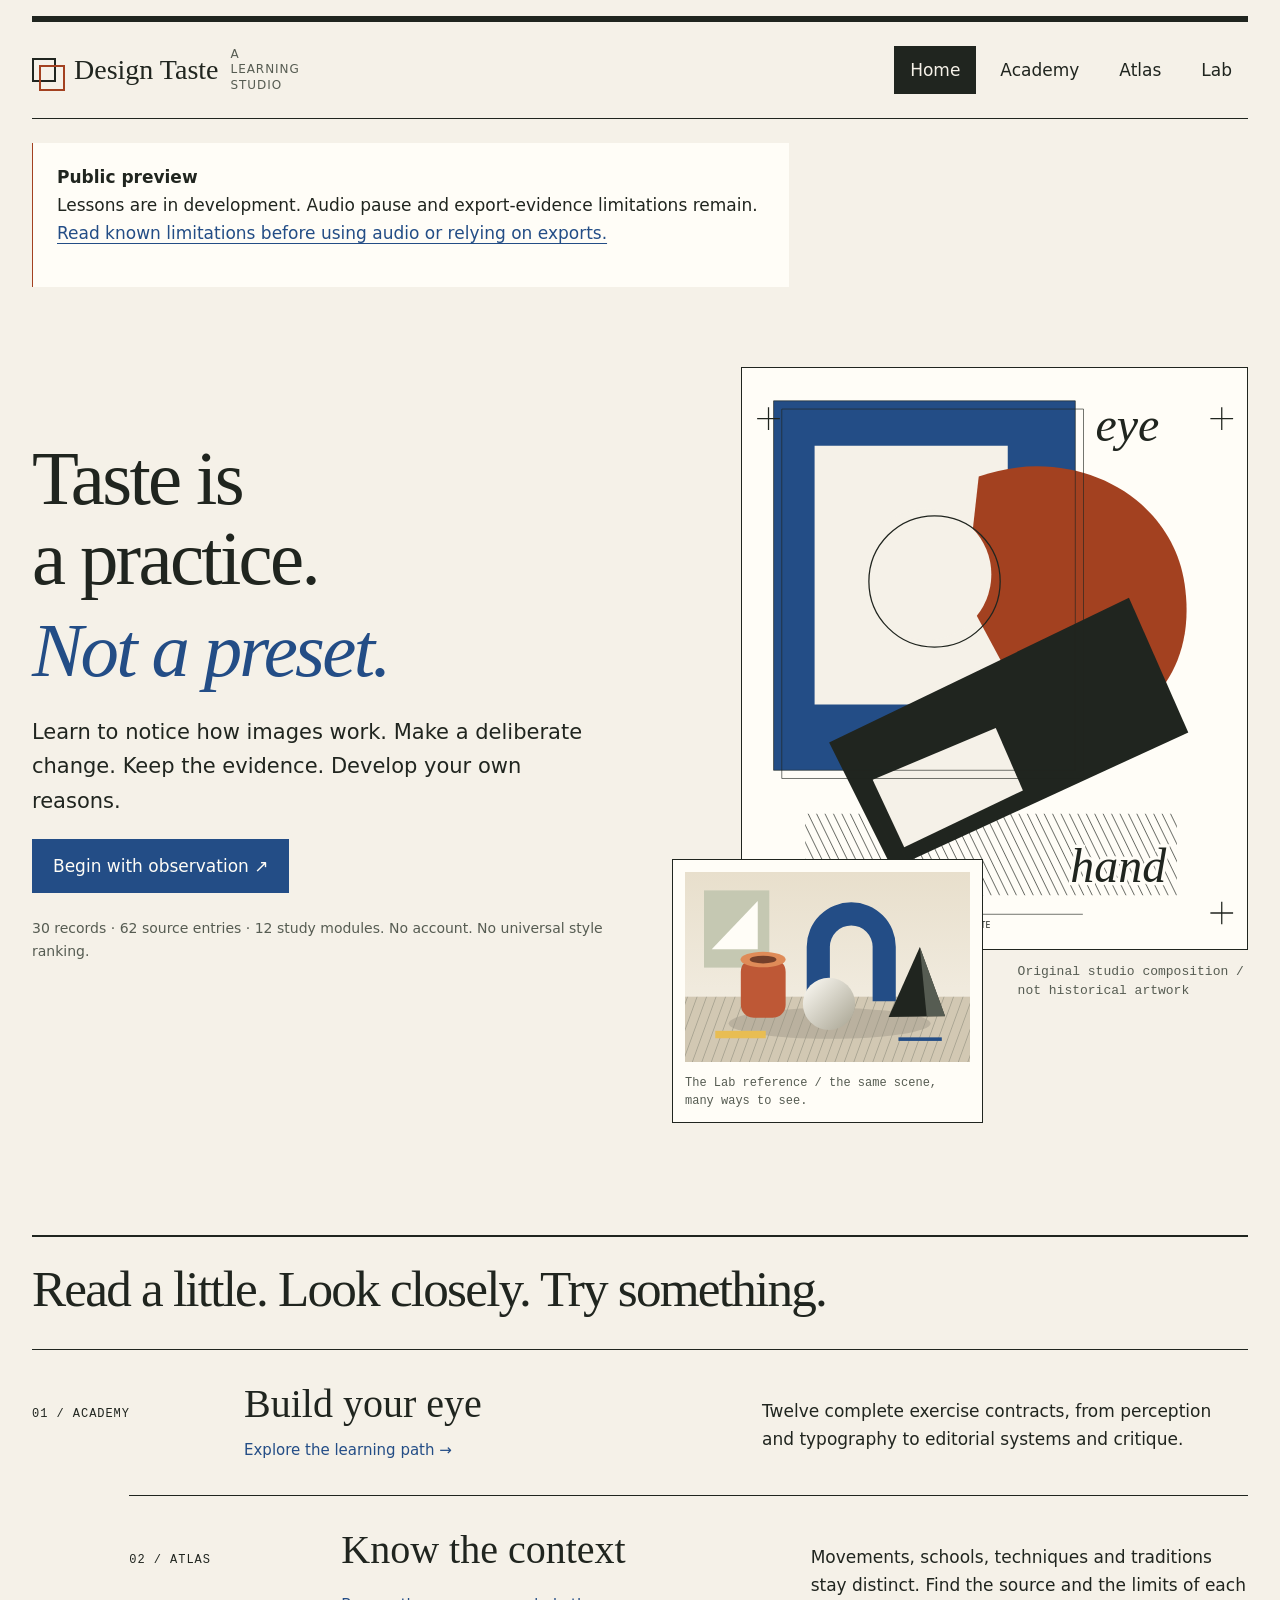
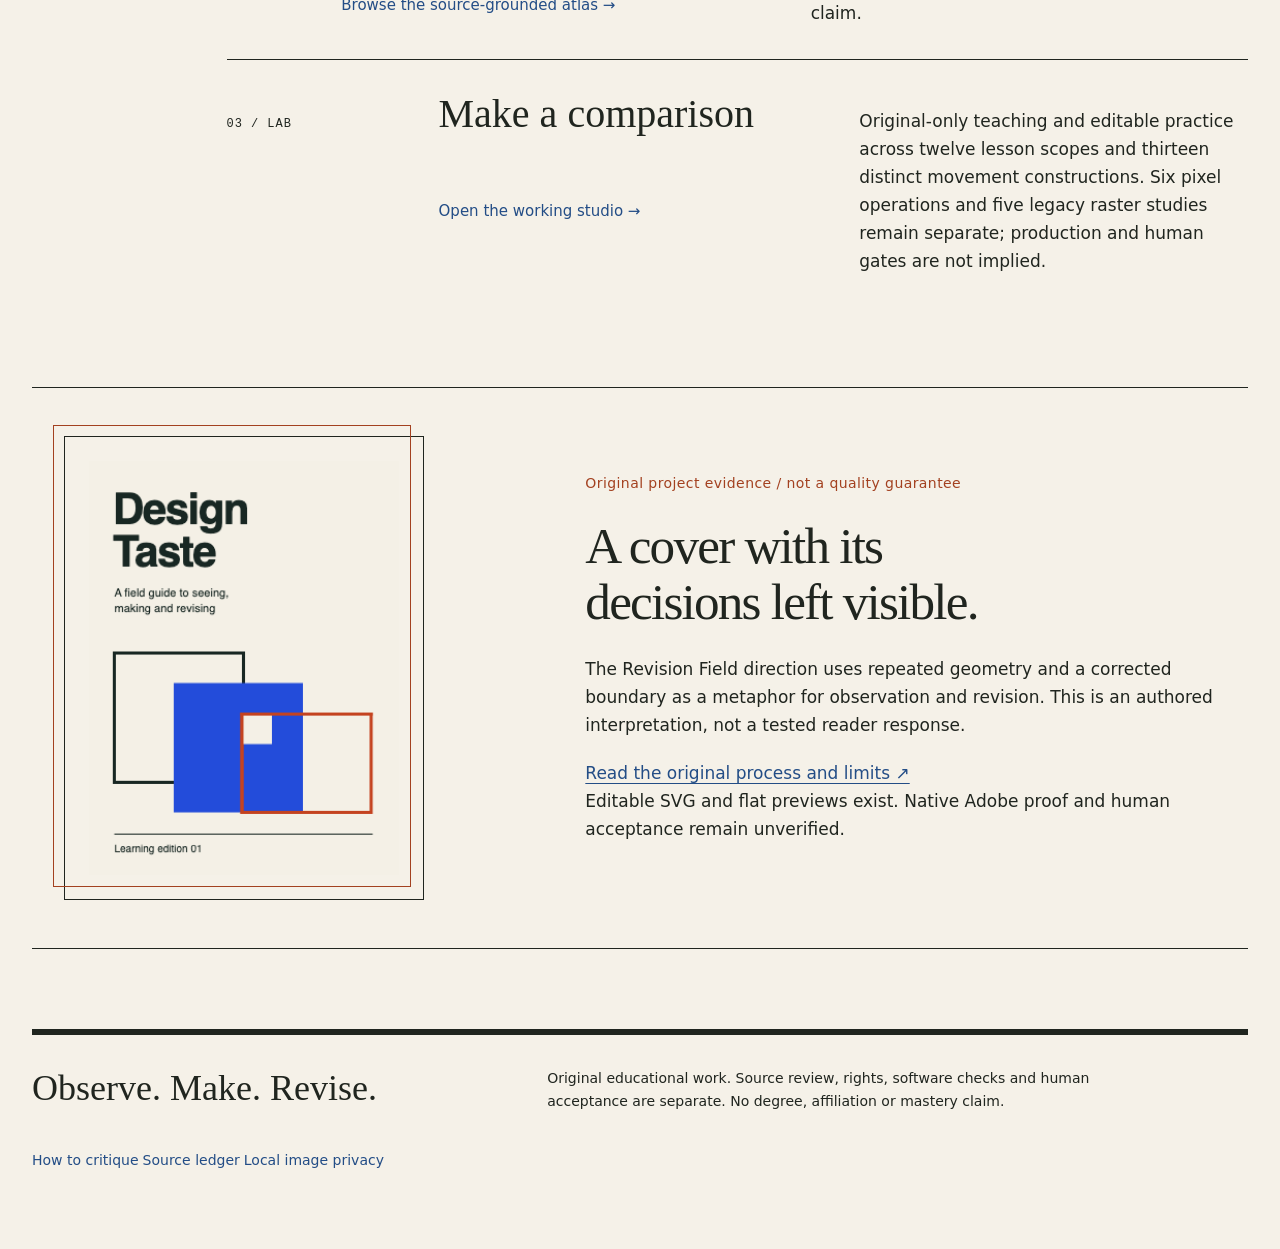
<file: index.html>
<!doctype html><html lang="en"><meta charset="utf-8"><meta name="viewport" content="width=device-width, initial-scale=1"><meta http-equiv="refresh" content="0;url=web/index.html"><title>Design Taste</title><a href="web/index.html">Open Design Taste public preview</a></html>
</file>
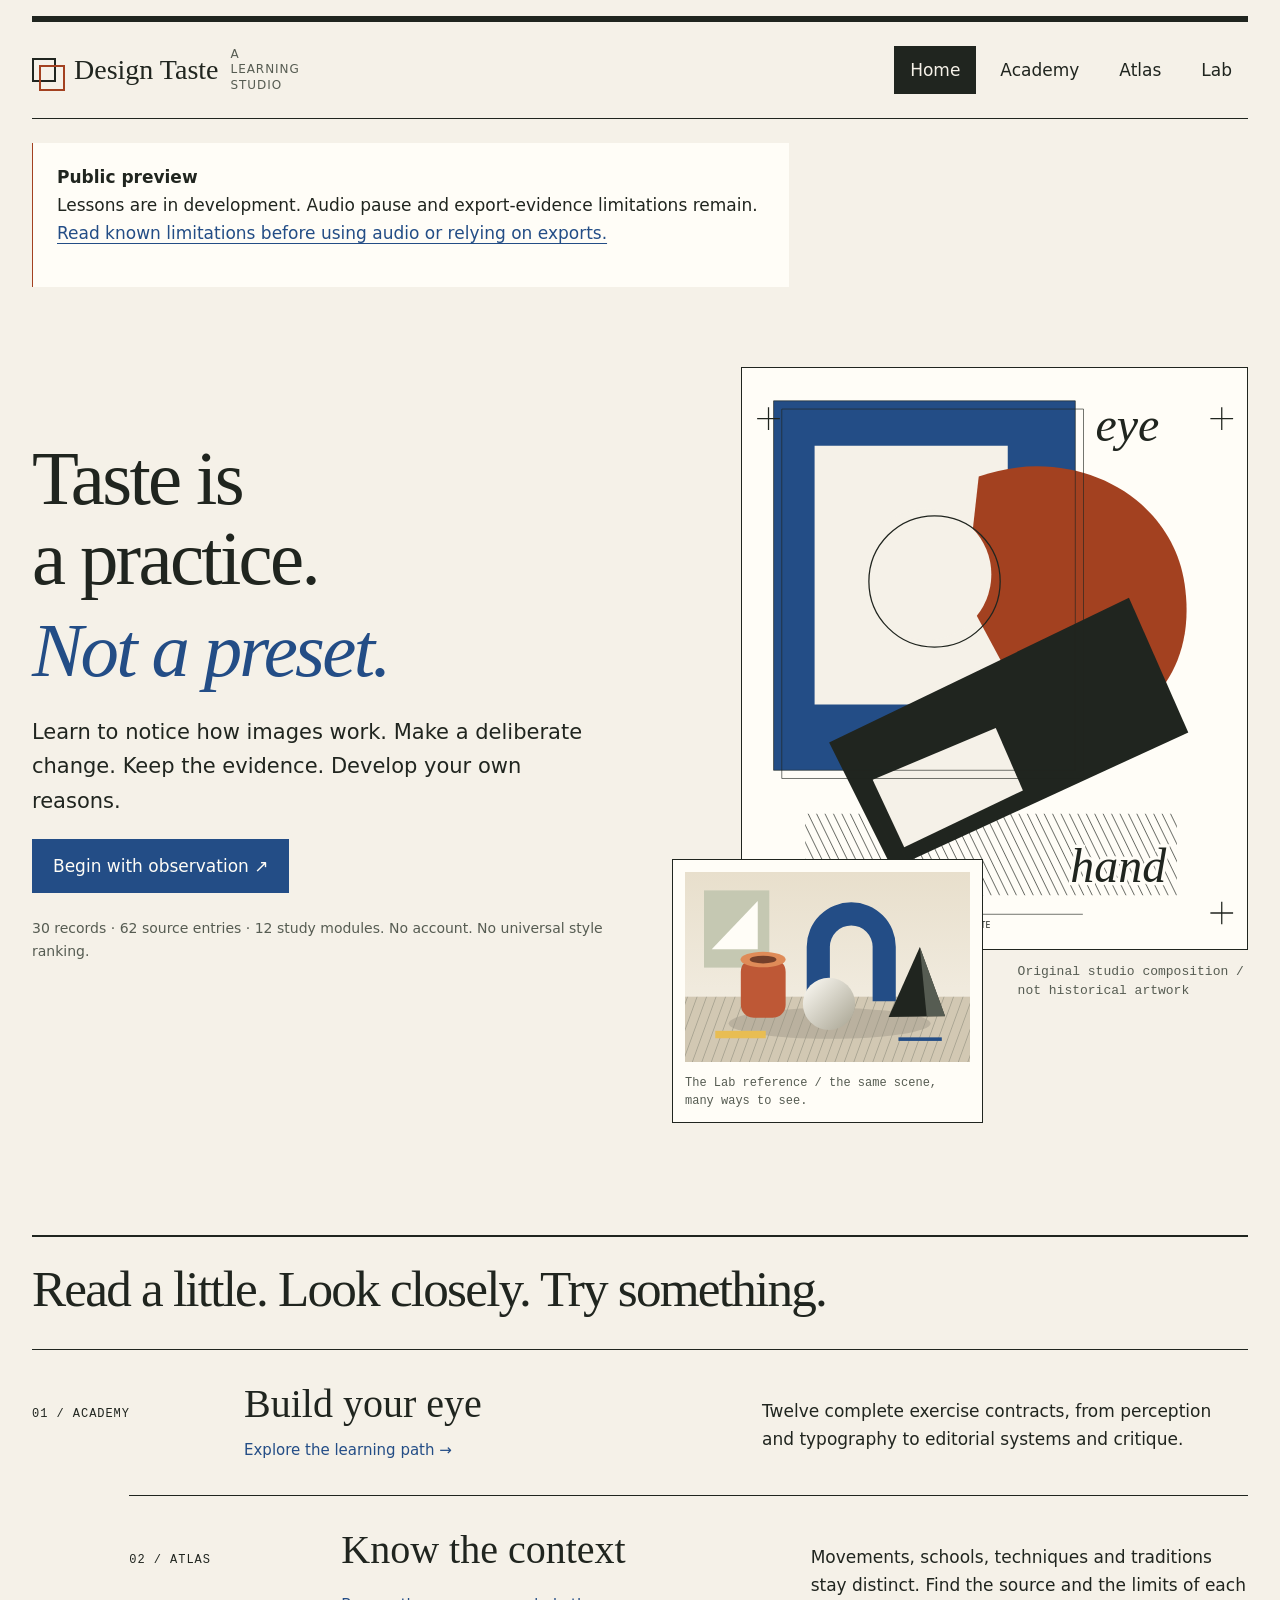
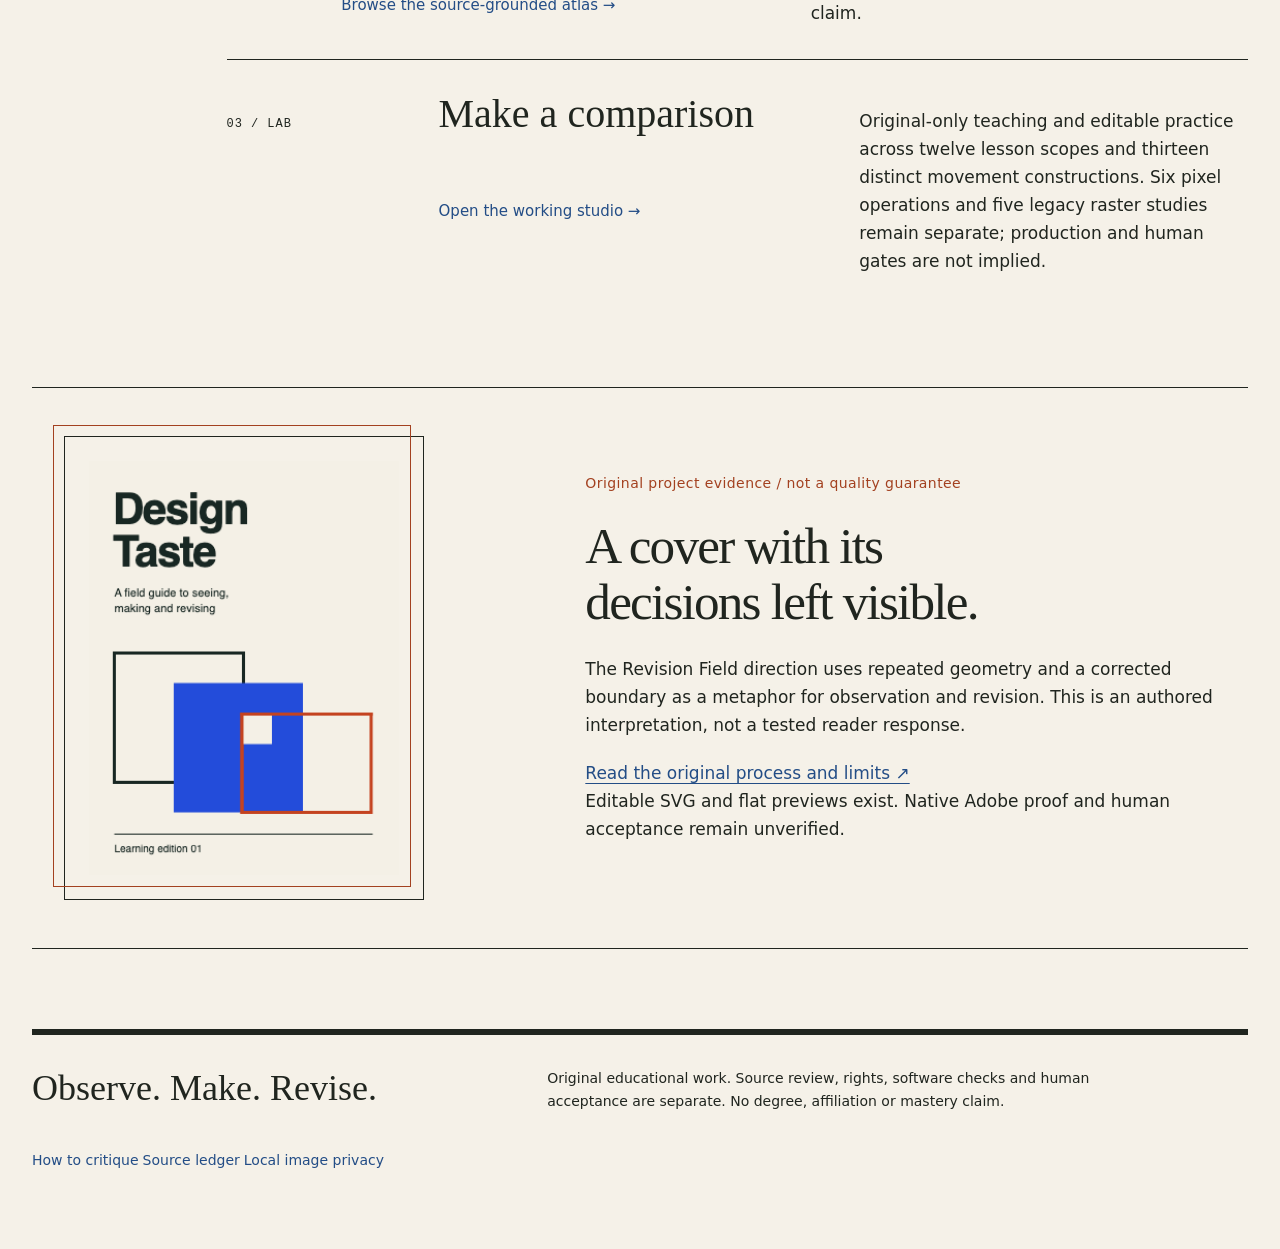
<file: web/index.html>
<!doctype html>
<html lang="en"><head><meta charset="utf-8"><meta name="viewport" content="width=device-width, initial-scale=1"><meta name="description" content="A source-grounded studio for learning visual communication through observation, experiments and revision."><title>Home · Design Taste</title><link rel="stylesheet" href="style.css"></head><body class="page-index"><a class="skip" href="#main">Skip to content</a><header><a class="brand" href="index.html"><span class="mark" aria-hidden="true"></span>Design Taste<span class="brand-note">A learning studio</span></a><nav aria-label="Main"><a href="index.html" aria-current="page">Home</a><a href="academy.html">Academy</a><a href="atlas.html">Atlas</a><a href="lab.html">Lab</a></nav></header><main id="main"><aside class="note" aria-label="Preview status"><strong>Public preview</strong><p>Lessons are in development. Audio pause and export-evidence limitations remain. <a href="RELEASE-NOTES.md">Read known limitations before using audio or relying on exports.</a></p></aside><section class="hero"><div><p class="eyebrow">An independent visual education</p><h1>Taste is a practice.<br><em>Not a preset.</em></h1><p class="lead">Learn to notice how images work. Make a deliberate change. Keep the evidence. Develop your own reasons.</p><a class="button primary" href="academy.html#lesson-01">Begin with observation ↗</a><p class="small">30 records · 62 source entries · 12 study modules. No account. No universal style ranking.</p></div><figure class="hero-art"><img class="press-sheet" src="art/press-sheet.svg" width="800" height="920" alt="Original print-workshop collage of cut-paper fields, displaced blue and rust impressions, and registration crosses."><figcaption class="print-credit">Original studio composition / not historical artwork</figcaption><div class="reference-inset"><img src="reference.svg" width="960" height="640" alt="Original geometric still life: orange vessel, blue arch, cream sphere, dark angular shape and a striped tabletop."><figcaption>The Lab reference / the same scene, many ways to see.</figcaption></div></figure></section><section><div class="section-head"><p class="eyebrow">The studio loop</p><h2>Read a little. Look closely. Try something.</h2></div><div class="cards"><a class="card" href="academy.html"><span class="index">01 / Academy</span><h3>Build your eye</h3><p>Twelve complete exercise contracts, from perception and typography to editorial systems and critique.</p><span>Explore the learning path →</span></a><a class="card" href="atlas.html"><span class="index">02 / Atlas</span><h3>Know the context</h3><p>Movements, schools, techniques and traditions stay distinct. Find the source and the limits of each claim.</p><span>Browse the source-grounded atlas →</span></a><a class="card" href="lab.html"><span class="index">03 / Lab</span><h3>Make a comparison</h3><p>Original-only teaching and editable practice across twelve lesson scopes and thirteen distinct movement constructions. Six pixel operations and five legacy raster studies remain separate; production and human gates are not implied.</p><span>Open the working studio →</span></a></div></section><section id="original-cover" class="cover-section"><figure><img loading="lazy" src="cover.png" width="300" height="400" alt="Original Design Taste learning guide cover: large black typography above an open geometric revision field."></figure><div><p class="eyebrow">Original project evidence / not a quality guarantee</p><h2>A cover with its decisions left visible.</h2><p>The Revision Field direction uses repeated geometry and a corrected boundary as a metaphor for observation and revision. This is an authored interpretation, not a tested reader response.</p><a href="../examples/learning-guide-cover/README.md">Read the original process and limits ↗</a><p>Editable SVG and flat previews exist. Native Adobe proof and human acceptance remain unverified.</p></div></section></main><footer><strong>Observe. Make. Revise.</strong><p>Original educational work. Source review, rights, software checks and human acceptance are separate. No degree, affiliation or mastery claim.</p><nav aria-label="Further reading"><a href="academy.html#assessment">How to critique</a><a href="atlas.html#sources">Source ledger</a><a href="lab.html#privacy">Local image privacy</a></nav></footer><script type="module" src="app.mjs"></script></body></html>
</file>
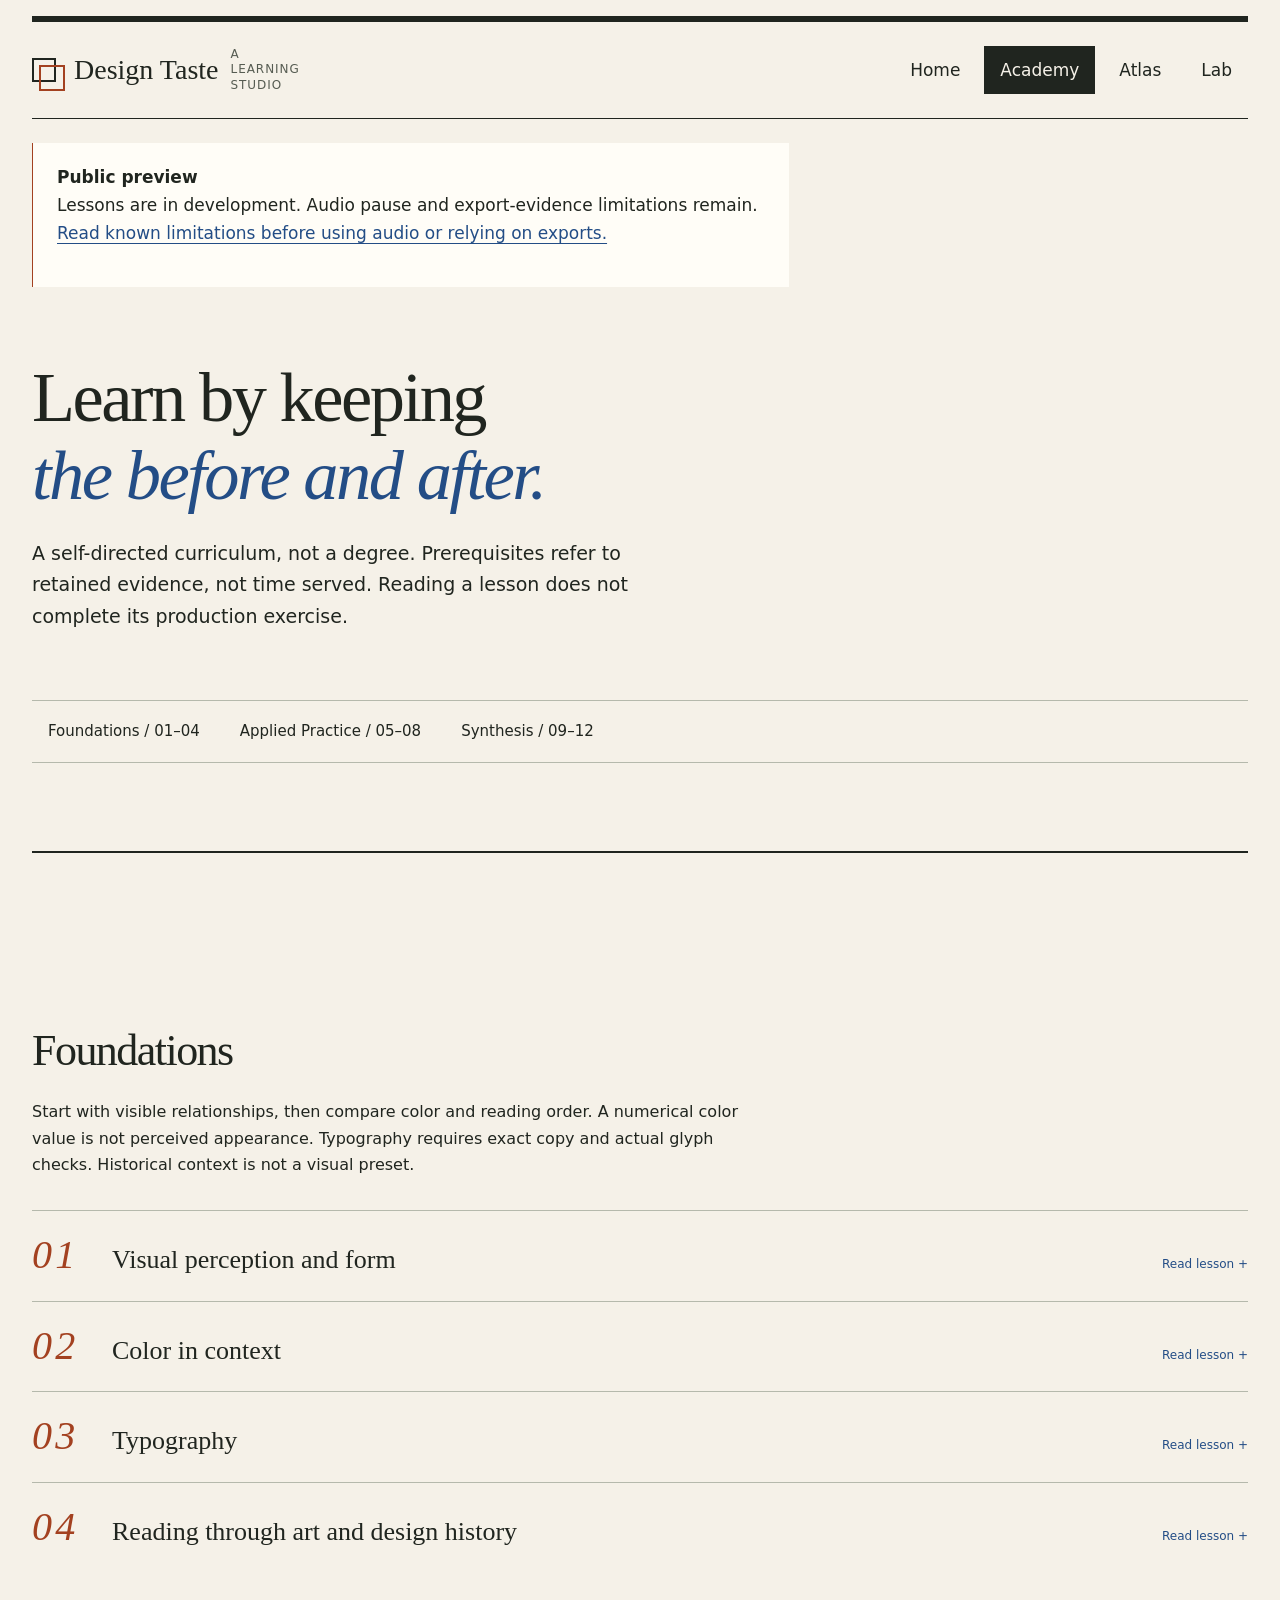
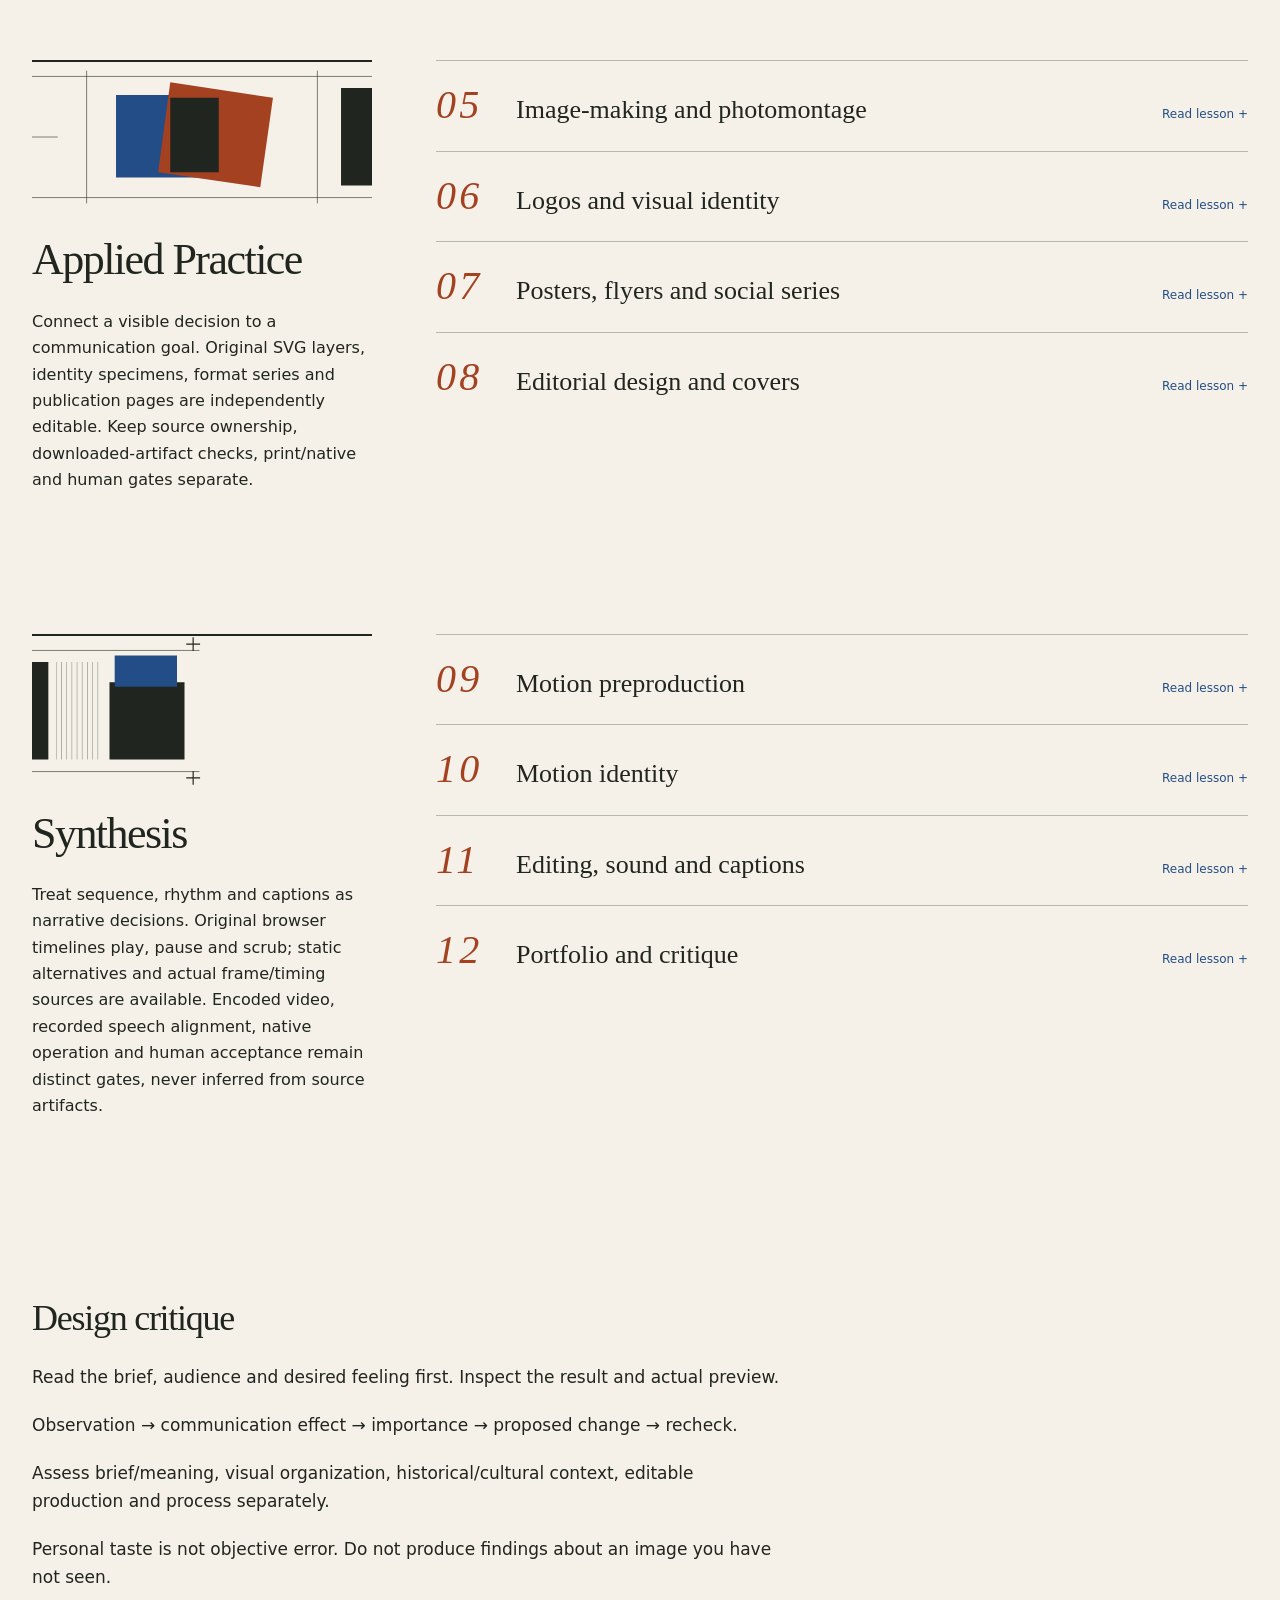
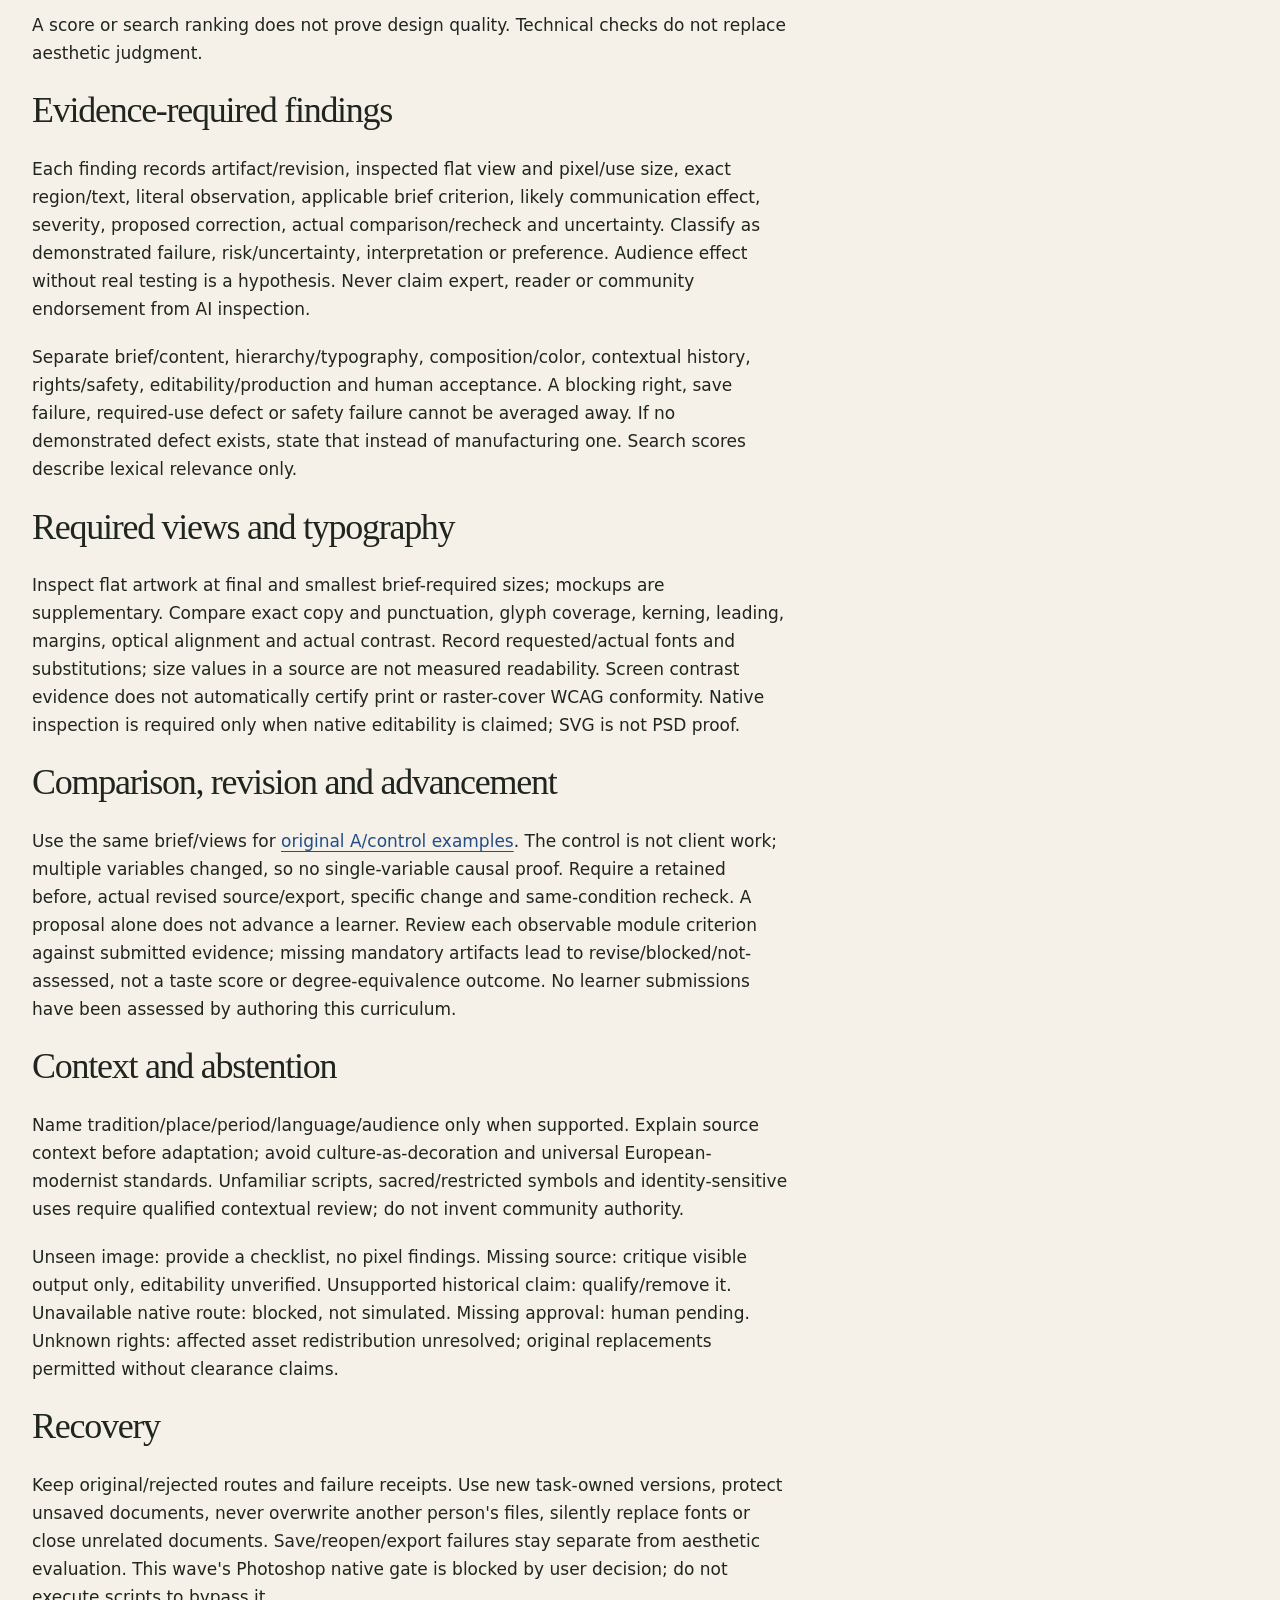
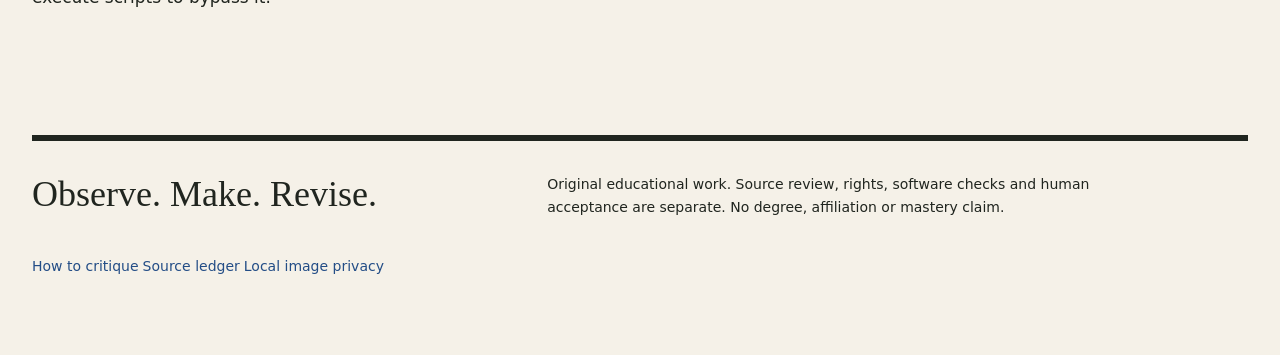
<file: web/academy.html>
<!doctype html>
<html lang="en"><head><meta charset="utf-8"><meta name="viewport" content="width=device-width, initial-scale=1"><meta name="description" content="A source-grounded studio for learning visual communication through observation, experiments and revision."><title>Academy · Design Taste</title><link rel="stylesheet" href="style.css"></head><body class="page-academy"><a class="skip" href="#main">Skip to content</a><header><a class="brand" href="index.html"><span class="mark" aria-hidden="true"></span>Design Taste<span class="brand-note">A learning studio</span></a><nav aria-label="Main"><a href="index.html">Home</a><a href="academy.html" aria-current="page">Academy</a><a href="atlas.html">Atlas</a><a href="lab.html">Lab</a></nav></header><main id="main"><aside class="note" aria-label="Preview status"><strong>Public preview</strong><p>Lessons are in development. Audio pause and export-evidence limitations remain. <a href="RELEASE-NOTES.md">Read known limitations before using audio or relying on exports.</a></p></aside><section class="page-intro"><figure class="intro-print"><img src="art/registration-strip.svg" width="1200" height="260" alt="Original Design Taste registration study: sighting, overlapping ink plates and sequential fields."><figcaption>Original studio graphics / not historical artwork</figcaption></figure><p class="eyebrow">Academy / read → make → recheck</p><h1>Learn by keeping<br><em>the before and after.</em></h1><p class="lead">A self-directed curriculum, not a degree. Prerequisites refer to retained evidence, not time served. Reading a lesson does not complete its production exercise.</p></section><nav class="subnav" aria-label="Learning levels"><a href="#foundations">Foundations / 01–04</a><a href="#applied-practice">Applied Practice / 05–08</a><a href="#synthesis">Synthesis / 09–12</a></nav><section class="level-section" id="foundations"><div class="section-head"><div class="level-print" aria-hidden="true"></div><p class="eyebrow">Foundations</p><h2>Foundations</h2><p>Start with visible relationships, then compare color and reading order. A numerical color value is not perceived appearance. Typography requires exact copy and actual glyph checks. Historical context is not a visual preset.</p></div><div class="lesson-list"><details class="lesson" id="lesson-01"><summary><span class="index">01</span><span>Visual perception and form</span><span class="open-label">Read lesson +</span></summary><article class="prose"><div class="studio-host" data-exercise="composition" data-readonly="false"><h3>Original practice / composition</h3><p>Weight is a relationship, not an object property. Move the vessel away from the group, then change its scale. Compare the remaining gaps before deciding whether attention moved. Retain three layouts using the same four objects.</p><figure><img src="reference.svg" width="960" height="640" alt="Project-authored original still life, unchanged reference"><figcaption>Project-authored original; simplified editable reconstruction, not a historical artwork.</figcaption></figure><p>Color-plane study only. De Stijl publication, architecture and social aims are not modeled. Historical claims retain S28 review limits.</p><p class="studio-loading">Interactive controls require JavaScript. Read the original reference and lesson contract without it.</p></div><h2>01. Visual perception and form</h2>
<p>Negative space, value, emphasis, rhythm and balance; separate observation from interpretation.</p>
<h3>Prerequisites</h3>
<p>None. Use original shapes or a lawfully viewable image; do not redistribute third-party images.</p>
<h3>Objective</h3>
<p>Describe five visible relationships without substituting preference for evidence.</p>
<h3>Deliverable</h3>
<p>One annotated analysis card and three original 600x600 SVG compositions with PNG views.</p>
<h3>Observable criteria</h3>
<p>Identify line/shape/value/space and emphasis by region; label observation versus interpretation; retain the same elements across compositions so hierarchy changes are visible.</p>
<h3>Critique and revision</h3>
<p>Compare two flat views, name one hierarchy risk and one preference, revise one spacing/scale variable and recheck at 150x150.</p>
<h3>Retained evidence</h3>
<p>Brief, original/revised SVG and full/reduced views, region-specific critique, actual changes and unresolved uncertainty. Use <a href="academy.html#assessment">assessment</a>; no learner outcome is implied by authorship.</p>
<p><strong>Suggested deliverable:</strong> A formal analysis of one poster and three small compositions.</p>
<p><strong>Sources:</strong> <a href="https://www.getty.edu/education/teachers/classroom_resources/formal_analysis.html">S21: Getty formal analysis learning resources</a>; <a href="https://www.risd.edu/academics/graphic-design/bachelors-program">S01: RISD Graphic Design BFA</a></p><div class="note"><h3>Transfer your evidence, not just a link</h3><p>Download/import the matching original project to carry edits between Academy and Lab. Required-size artifacts, source/rights, native and human gates remain separate.</p><a class="button" href="lab.html?lesson=01#full-practice">Take this practice into Lab →</a><a href="academy.html#lesson-01">Link to this lesson</a></div></article></details><details class="lesson" id="lesson-02"><summary><span class="index">02</span><span>Color in context</span><span class="open-label">Read lesson +</span></summary><article class="prose"><div class="studio-host" data-exercise="color" data-readonly="false"><h3>Original practice / color</h3><p>The central patch has RGB 128, 128, 128 in every specimen. Predict its appearance before comparing the surrounds. Report a difference or no difference; either is valid evidence. Change one surround, not the patch. Browser display and ambient light are not calibrated print proof.</p><figure><img src="reference.svg" width="960" height="640" alt="Project-authored original still life, unchanged reference"><figcaption>Project-authored original; simplified editable reconstruction, not a historical artwork.</figcaption></figure><p>Color-plane study only. De Stijl publication, architecture and social aims are not modeled. Historical claims retain S28 review limits.</p><p class="studio-loading">Interactive controls require JavaScript. Read the original reference and lesson contract without it.</p></div><h2>02. Color in context</h2>
<p>Explore color relationships experimentally; distinguish perception from file-profile problems.</p>
<h3>Prerequisites</h3>
<p><a href="academy.html#lesson-01">01</a>: demonstrate observation versus interpretation.</p>
<h3>Objective</h3>
<p>Compare contextual color appearance while preserving the inner color&#x27;s numerical value.</p>
<h3>Deliverable</h3>
<p>Six 600x600 original SVG/PNG background experiments and a color-profile note.</p>
<h3>Observable criteria</h3>
<p>Record exact inner/background values; same inner value across variants; identify observed appearance separately from file/profile facts and unsupported universal emotion claims.</p>
<h3>Critique and revision</h3>
<p>Compare a selected pair at the same size, change only one background, re-export and describe the observed difference or no difference without inventing a viewer sample.</p>
<h3>Retained evidence</h3>
<p>Before/after sources/views, values, renderer/profile limitations and <a href="academy.html#assessment">criterion-separated critique</a>.</p>
<p><strong>Suggested deliverable:</strong> Six background experiments using the same colors and a production-profile note.</p>
<p><strong>Sources:</strong> <a href="https://www.albersfoundation.org/alberses/teaching/interaction-of-color">S22: Albers Foundation Interaction of Color</a>; <a href="https://www.albersfoundation.org/learning/workshops/one-color-becomes-two">S23: Albers Foundation One Color Becomes Two</a></p><div class="note"><h3>Transfer your evidence, not just a link</h3><p>Download/import the matching original project to carry edits between Academy and Lab. Required-size artifacts, source/rights, native and human gates remain separate.</p><a class="button" href="lab.html?lesson=02#full-practice">Take this practice into Lab →</a><a href="academy.html#lesson-02">Link to this lesson</a></div></article></details><details class="lesson" id="lesson-03"><summary><span class="index">03</span><span>Typography</span><span class="open-label">Read lesson +</span></summary><article class="prose"><div class="practice-host" data-kind="lesson" data-id="03" data-readonly="false"><h3>Type carries exact content</h3><div class="static-reference-pair"><figure><img src="reference.svg" width="960" height="640" alt="Unchanged original project-owned still life"><figcaption>Unchanged original / not historical artwork</figcaption></figure></div><p>Edit exact title and supporting text on three typography-only posters. Predict reading order, compare at 1200x1600 and 300x400, change tracking or leading only, retain glyph/fallback journal.</p><ol></ol><p>Only system fonts; no bundled font binaries. Unfamiliar scripts require qualified review; rendering is not reader testing.</p><a class="button" href="lab.html?lesson=03#full-practice">Open the matching editable Lab practice →</a><p>JavaScript enables original practice controls. References, source links and canonical contracts remain readable without it. No mastery or production completion is implied.</p></div><h2>03. Typography</h2>
<p>Letterforms, spacing, hierarchy and long/short text; test the characters required by the intended language.</p>
<h3>Prerequisites</h3>
<p><a href="academy.html#lesson-01">01</a>: evidence-based hierarchy description.</p>
<h3>Objective</h3>
<p>Preserve exact copy and glyph coverage while testing typographic reading order and optical spacing.</p>
<h3>Deliverable</h3>
<p>Three original typography-only 1200x1600 posters in editable SVG plus 300x400 views; font/fallback journal.</p>
<h3>Observable criteria</h3>
<p>Title/supporting copy transcribed exactly; no clipping/collision at either size; observed kerning/leading/margins recorded; font substitution and script uncertainty explicit. Required unfamiliar scripts need qualified review.</p>
<h3>Critique and revision</h3>
<p>Hold content/layout fixed, revise one spacing or scale variable; compare before/after at both sizes using <a href="academy.html#assessment">assessment</a>. Reader comprehension is untested unless actual responses retained.</p>
<h3>Retained evidence</h3>
<p>Copy brief, font inventory without binaries, original/revised sources and exports, glyph/optical findings and recheck. See <a href="atlas.html#typography-hierarchy">typography record</a>.</p>
<p><strong>Suggested deliverable:</strong> Three typography-only posters and a process journal.</p>
<p><strong>Sources:</strong> <a href="https://www.risd.edu/academics/graphic-design/courses">S02: RISD Graphic Design course catalogue</a>; <a href="https://www.cmu.edu/teaching/designteach/design/syllabus/samples-creative/TypographySyllabus.pdf">S16: CMU Typography One: Type as Image syllabus</a></p><div class="note"><h3>Transfer your evidence, not just a link</h3><p>Download/import the matching original project to carry edits between Academy and Lab. Required-size artifacts, source/rights, native and human gates remain separate.</p><a class="button" href="lab.html?lesson=03#full-practice">Take this practice into Lab →</a><a href="academy.html#lesson-03">Link to this lesson</a></div></article></details><details class="lesson" id="lesson-04"><summary><span class="index">04</span><span>Reading through art and design history</span><span class="open-label">Read lesson +</span></summary><article class="prose"><div class="practice-host" data-kind="lesson" data-id="04" data-readonly="false"><h3>Claims have locators</h3><div class="static-reference-pair"><figure><img src="reference.svg" width="960" height="640" alt="Unchanged original project-owned still life"><figcaption>Unchanged original / not historical artwork</figcaption></figure></div><p>Inspect two outbound sources, fill source ID/page/passage locator/access date/limits, compare context and revise an overgeneralized claim. Propose original contemporary work, not a historical replica.</p><ol></ol><p>Learner cards remain learner-unreviewed. Imported source status is unchanged; inaccessible passages stay unverified.</p><a class="button" href="lab.html?lesson=04#full-practice">Open the matching editable Lab practice →</a><p>JavaScript enables original practice controls. References, source links and canonical contracts remain readable without it. No mastery or production completion is implied.</p></div><h2>04. Reading through art and design history</h2>
<p>Distinguish movements, schools and traditions; separate sourced context from contemporary proposals.</p>
<h3>Prerequisites</h3>
<p><a href="academy.html#lesson-01">01</a>: separating description from interpretation.</p>
<h3>Objective</h3>
<p>Resolve two historical claims to actual source passages without conflating a school, movement, technique or tradition.</p>
<h3>Deliverable</h3>
<p>Two Markdown research cards, each with exact source ID/page/locator/access date/limits and an original contemporary proposal.</p>
<h3>Observable criteria</h3>
<p>Correct record categories; quoted/paraphrased claim supported by actual inspected passage; imported versus independent review and text/image/font rights separate. Unsupported period/place or inaccessible source stays unverified.</p>
<h3>Critique and revision</h3>
<p>Compare categories/context, identify one overgeneralization, revise claim scope and check source again. Do not promote an entire corpus or universal style ranking.</p>
<h3>Retained evidence</h3>
<p>Before/after cards, short support passages, failure/uncertainty log and <a href="academy.html#assessment">critique</a>; no third-party images copied.</p>
<p><strong>Suggested deliverable:</strong> A research card comparing two approaches.</p>
<p><strong>Sources:</strong> <a href="https://www.moma.org/collection/terms/bauhaus">S27: MoMA Bauhaus</a>; <a href="https://www.moma.org/calendar/exhibitions/1013">S33: MoMA The New Typography</a>; <a href="https://saltonline.org/tr/ressam-sabiha-rustu-bozcali-1256">S47: SALT Painter Sabiha Rüştü Bozcalı</a></p><div class="note"><h3>Transfer your evidence, not just a link</h3><p>Download/import the matching original project to carry edits between Academy and Lab. Required-size artifacts, source/rights, native and human gates remain separate.</p><a class="button" href="lab.html?lesson=04#full-practice">Take this practice into Lab →</a><a href="academy.html#lesson-04">Link to this lesson</a></div></article></details></div></section><section class="level-section" id="applied-practice"><div class="section-head"><div class="level-print" aria-hidden="true"></div><p class="eyebrow">Applied Practice</p><h2>Applied Practice</h2><p>Connect a visible decision to a communication goal. Original SVG layers, identity specimens, format series and publication pages are independently editable. Keep source ownership, downloaded-artifact checks, print/native and human gates separate.</p></div><div class="lesson-list"><details class="lesson" id="lesson-05"><summary><span class="index">05</span><span>Image-making and photomontage</span><span class="open-label">Read lesson +</span></summary><article class="prose"><div class="practice-host" data-kind="lesson" data-id="05" data-readonly="false"><h3>Edges make relationships</h3><div class="static-reference-pair"><figure><img src="reference.svg" width="960" height="640" alt="Unchanged original project-owned still life"><figcaption>Unchanged original / not historical artwork</figcaption></figure></div><p>Edit original vector layers on a cover; predict a mask or scale change, compare before and revised, inspect full and 300x400 views and explain edge intent.</p><ol></ol><p>Original vectors only; no photo imports. SVG layers are not PSD proof. Native Photoshop blocked by owner decision.</p><a class="button" href="lab.html?lesson=05#full-practice">Open the matching editable Lab practice →</a><p>JavaScript enables original practice controls. References, source links and canonical contracts remain readable without it. No mastery or production completion is implied.</p></div><h2>05. Image-making and photomontage</h2>
<p>Meaning, material, photography, illustration, masks and source rights.</p>
<h3>Prerequisites</h3>
<p><a href="academy.html#lesson-01">01</a>, <a href="academy.html#lesson-03">03</a>: hierarchy and exact typography.</p>
<h3>Objective</h3>
<p>Construct an editable original image relationship with a traceable asset inventory.</p>
<h3>Deliverable</h3>
<p>1200x1600 cover master and full/300x400 views plus asset-rights list. Original vector shapes are allowed when photo rights are unknown; native layered file only if actually authorized/available.</p>
<h3>Observable criteria</h3>
<p>Elements remain independently editable; exact copy and required-size hierarchy intact; edges/lighting assessed relative to declared collage or realism goal; asset ownership/rights separate from source citation. SVG does not prove native PSD layers.</p>
<h3>Critique and revision</h3>
<p>Compare before/after of one mask/edge/scale change and inspect full/reduced outputs; classify defect versus expressive preference using <a href="academy.html#assessment">assessment</a>.</p>
<h3>Retained evidence</h3>
<p>Original/revised masters/views, asset inventory, editability method, actual checks and blocked native state. Current-wave Photoshop is blocked by user decision; no script workaround.</p>
<p><strong>Suggested deliverable:</strong> An editable cover composition and source list.</p>
<p><strong>Sources:</strong> <a href="https://calarts.edu/academics/programs-and-degrees/bfa-graphic-design">S05: CalArts Graphic Design BFA</a>; <a href="https://www.moma.org/collection/terms/dada/chance-creations-collage-photomontage-and-assemblage">S31: MoMA Dada: chance, collage, photomontage and assemblage</a></p><div class="note"><h3>Transfer your evidence, not just a link</h3><p>Download/import the matching original project to carry edits between Academy and Lab. Required-size artifacts, source/rights, native and human gates remain separate.</p><a class="button" href="lab.html?lesson=05#full-practice">Take this practice into Lab →</a><a href="academy.html#lesson-05">Link to this lesson</a></div></article></details><details class="lesson" id="lesson-06"><summary><span class="index">06</span><span>Logos and visual identity</span><span class="open-label">Read lesson +</span></summary><article class="prose"><div class="practice-host" data-kind="lesson" data-id="06" data-readonly="false"><h3>A system, not just a mark</h3><div class="static-reference-pair"><figure><img src="reference.svg" width="960" height="640" alt="Unchanged original project-owned still life"><figcaption>Unchanged original / not historical artwork</figcaption></figure></div><p>Compare three distinct original constructions, make a provisional selection, edit mark/wordmark spacing, test actual 32 and 256 mark uses and one-color/reverse, retain optical revision and rejection rationale.</p><ol></ol><p>32px is a mark-only use, not a promise that full wordmark reads at 32px. Trademark/cultural/legal clearance and human selection remain pending.</p><a class="button" href="lab.html?lesson=06#full-practice">Open the matching editable Lab practice →</a><p>JavaScript enables original practice controls. References, source links and canonical contracts remain readable without it. No mastery or production completion is implied.</p></div><h2>06. Logos and visual identity</h2>
<p>Treat a brand as more than a single mark; define constants and variants.</p>
<h3>Prerequisites</h3>
<p><a href="academy.html#lesson-02">02</a>, <a href="academy.html#lesson-03">03</a>, <a href="academy.html#lesson-04">04</a>: color, typography and claim scope.</p>
<h3>Objective</h3>
<p>Build an identity system that meets declared use conditions, not just a geometric mark.</p>
<h3>Deliverable</h3>
<p>Three original concepts, selected provisional editable mark/wordmark, BRAND.md and exact-size flat specimens. Declare smallest use, one-color/reverse/background and long-content cases before testing; e.g. 32px and 256px screens when relevant.</p>
<h3>Observable criteria</h3>
<p>Distinct concepts/rejections retained; optical kerning/counters documented; required specimens legible/not clipped; cultural/script and asset/font rights uncertainty explicit. Trademark screening is not legal clearance; human/native gates separate.</p>
<h3>Critique and revision</h3>
<p>Follow <a href="../workflows/identity.md">identity operations</a>; retain before/after optical correction and same-size rechecks. Do not invent an accepted identity outcome.</p>
<h3>Retained evidence</h3>
<p>Brief, concepts, refinement views, rights inventory, use manifest, <a href="academy.html#assessment">critique</a>, native blocked/unrun receipt and explicit human decision or pending.</p>
<p><strong>Suggested deliverable:</strong> A logo family, one-color tests and a short identity guide.</p>
<p><strong>Sources:</strong> <a href="https://www.risd.edu/academics/graphic-design/courses">S02: RISD Graphic Design course catalogue</a>; <a href="https://catalog.ringling.edu/motion-design">S18: Ringling Motion Design course catalogue</a></p><div class="note"><h3>Transfer your evidence, not just a link</h3><p>Download/import the matching original project to carry edits between Academy and Lab. Required-size artifacts, source/rights, native and human gates remain separate.</p><a class="button" href="lab.html?lesson=06#full-practice">Take this practice into Lab →</a><a href="academy.html#lesson-06">Link to this lesson</a></div></article></details><details class="lesson" id="lesson-07"><summary><span class="index">07</span><span>Posters, flyers and social series</span><span class="open-label">Read lesson +</span></summary><article class="prose"><div class="practice-host" data-kind="lesson" data-id="07" data-readonly="false"><h3>One message, six formats</h3><div class="static-reference-pair"><figure><img src="reference.svg" width="960" height="640" alt="Unchanged original project-owned still life"><figcaption>Unchanged original / not historical artwork</figcaption></figure></div><p>Edit exact event/title/date/place across a poster, flyer and four social cards. Compare shortest/longest fixtures, revise title spacing and recheck all affected formats at the same size.</p><ol></ol><p>Original fictional event; no attendee, client or reader response inferred.</p><a class="button" href="lab.html?lesson=07#full-practice">Open the matching editable Lab practice →</a><p>JavaScript enables original practice controls. References, source links and canonical contracts remain readable without it. No mastery or production completion is implied.</p></div><h2>07. Posters, flyers and social series</h2>
<p>Preserve one message across different sizes and content lengths.</p>
<h3>Prerequisites</h3>
<p><a href="academy.html#lesson-03">03</a>, <a href="academy.html#lesson-06">06</a>: typographic/system constraints.</p>
<h3>Objective</h3>
<p>Adapt hierarchy across formats without stretching or losing essential information.</p>
<h3>Deliverable</h3>
<p>Original 1200x1600 poster, 600x800 flyer and four 1080x1080 social cards with editable sources and flat previews; include shortest/longest headline specimens.</p>
<h3>Observable criteria</h3>
<p>Exact event/title/date/place copy; no collision/clipping; constants/variants named; essential text inspectable at declared display sizes, not just a mockup. Label situated communication choices rather than universal style superiority.</p>
<h3>Critique and revision</h3>
<p>Compare long/short variants, revise one overflow/hierarchy risk and recheck all affected formats with <a href="academy.html#assessment">assessment</a>.</p>
<h3>Retained evidence</h3>
<p>Content fixture, before/after sources/previews, size manifest, actual rechecks and rights/font limitations.</p>
<p><strong>Suggested deliverable:</strong> A poster, flyer and four-part social series.</p>
<p><strong>Sources:</strong> <a href="https://www.arts.ac.uk/subjects/communication-and-graphic-design/undergraduate/ba-hons-graphic-and-media-design-lcc">S07: UAL LCC Graphic and Media Design</a>; <a href="https://www.cooperhewitt.org/2015/02/05/cooper-hewitt-to-present-special-exhibition-how-posters-work/">S40: Cooper Hewitt: How Posters Work</a></p><div class="note"><h3>Transfer your evidence, not just a link</h3><p>Download/import the matching original project to carry edits between Academy and Lab. Required-size artifacts, source/rights, native and human gates remain separate.</p><a class="button" href="lab.html?lesson=07#full-practice">Take this practice into Lab →</a><a href="academy.html#lesson-07">Link to this lesson</a></div></article></details><details class="lesson" id="lesson-08"><summary><span class="index">08</span><span>Editorial design and covers</span><span class="open-label">Read lesson +</span></summary><article class="prose"><div class="practice-host" data-kind="lesson" data-id="08" data-readonly="false"><h3>Reading order has continuity</h3><div class="static-reference-pair"><figure><img src="reference.svg" width="960" height="640" alt="Unchanged original project-owned still life"><figcaption>Unchanged original / not historical artwork</figcaption></figure></div><p>Compare three cover directions, choose provisionally, edit eight original pages, inspect full and reduced outputs, revise a page/cover and explain reading order and rejected alternatives.</p><ol></ol><p>Digital publication only; no press-ready, bleed/profile, native InDesign or human approval claim.</p><a class="button" href="lab.html?lesson=08#full-practice">Open the matching editable Lab practice →</a><p>JavaScript enables original practice controls. References, source links and canonical contracts remain readable without it. No mastery or production completion is implied.</p></div><h2>08. Editorial design and covers</h2>
<p>Grids, reading order, page styles and relationships between content and material.</p>
<h3>Prerequisites</h3>
<p><a href="academy.html#lesson-03">03</a>, <a href="academy.html#lesson-04">04</a>, <a href="academy.html#lesson-07">07</a>: type, source scope and adaptable layouts.</p>
<h3>Objective</h3>
<p>Carry editorial content through brief, distinct concepts, provisional choice and checked publication layouts.</p>
<h3>Deliverable</h3>
<p>Eight-page digital publication with declared page dimensions, three cover directions, selected editable cover and full/reduced exports; use <a href="index.html#original-cover">original cover example</a>, not a copied design.</p>
<h3>Observable criteria</h3>
<p>Reading order/page styles consistent; exact copy present; required-size cover check; rejection rationale and rights inventory retained; no press-ready claim without actual bleed/profile/print tests.</p>
<h3>Critique and revision</h3>
<p>Follow <a href="../workflows/cover-editorial.md">cover workflow</a>, identify one page/cover risk, revise and compare before/after under the same conditions using <a href="academy.html#assessment">assessment</a>.</p>
<h3>Retained evidence</h3>
<p>Brief, concepts, publication/source files, exports and revision log; native proof/human acceptance unrun or pending unless actually demonstrated.</p>
<p><strong>Suggested deliverable:</strong> An eight-page publication, cover and production check.</p>
<p><strong>Sources:</strong> <a href="https://ecal.ch/en/courses-and-research/bachelor/bachelor-graphic-design/">S11: ECAL Graphic Design Bachelor</a>; <a href="https://catalog.bilkent.edu.tr/dep/dc72.html">S14: Bilkent Graphic Design central catalogue</a></p><div class="note"><h3>Transfer your evidence, not just a link</h3><p>Download/import the matching original project to carry edits between Academy and Lab. Required-size artifacts, source/rights, native and human gates remain separate.</p><a class="button" href="lab.html?lesson=08#full-practice">Take this practice into Lab →</a><a href="academy.html#lesson-08">Link to this lesson</a></div></article></details></div></section><section class="level-section" id="synthesis"><div class="section-head"><div class="level-print" aria-hidden="true"></div><p class="eyebrow">Synthesis</p><h2>Synthesis</h2><p>Treat sequence, rhythm and captions as narrative decisions. Original browser timelines play, pause and scrub; static alternatives and actual frame/timing sources are available. Encoded video, recorded speech alignment, native operation and human acceptance remain distinct gates, never inferred from source artifacts.</p></div><div class="lesson-list"><details class="lesson" id="lesson-09"><summary><span class="index">09</span><span>Motion preproduction</span><span class="open-label">Read lesson +</span></summary><article class="prose"><div class="practice-host" data-kind="lesson" data-id="09" data-readonly="false"><h3>A hold has a purpose</h3><div class="static-reference-pair"><figure><img src="reference.svg" width="960" height="640" alt="Unchanged original project-owned still life"><figcaption>Unchanged original / not historical artwork</figcaption></figure></div><p>Edit six 1920x1080 storyboards and shot purpose/copy/holds. Predict pacing, play/pause/scrub an eight-second 24fps browser animatic, revise one hold and compare before/after timing. Keep static sequence.</p><ol></ol><p>Browser animatic and source/frame artifacts are not an encoded MP4. Export capability must be reported separately.</p><a class="button" href="lab.html?lesson=09#full-practice">Open the matching editable Lab practice →</a><p>JavaScript enables original practice controls. References, source links and canonical contracts remain readable without it. No mastery or production completion is implied.</p></div><h2>09. Motion preproduction</h2>
<p>Define the purpose of movement; develop storyboards, styleframes and animatics.</p>
<h3>Prerequisites</h3>
<p><a href="academy.html#lesson-01">01</a>, <a href="academy.html#lesson-07">07</a>: visible hierarchy and format adaptation.</p>
<h3>Objective</h3>
<p>Explain why movement/holds convey a message and retain a static alternative.</p>
<h3>Deliverable</h3>
<p>Six 1920x1080 original storyboard/styleframes plus 6-10 second animatic with declared frame rate, or an explicitly blocked animatic and editable timing sheet when tools unavailable.</p>
<h3>Observable criteria</h3>
<p>Each shot has purpose/time; exact text and adequate declared holds; motion avoids flashing/discomfort risks; static sequence communicates core content. Tool absence does not become completed video.</p>
<h3>Critique and revision</h3>
<p>Review actual frames/timing, change one hold/transition, compare before/after; if playback unavailable, abstain on temporal perception using <a href="academy.html#assessment">assessment</a>.</p>
<h3>Retained evidence</h3>
<p>Sources, frames, timing sheet, actual playback/export receipt or blocked state, revisions and rights list.</p>
<p><strong>Suggested deliverable:</strong> A six-frame storyboard and short animatic.</p>
<p><strong>Sources:</strong> <a href="https://catalog.ringling.edu/motion-design">S18: Ringling Motion Design course catalogue</a>; <a href="https://catalog.scad.edu/school-animation-motion/motion-media-design/motion-media-design-bfa/">S20: SCAD Motion Media Design BFA catalogue</a></p><div class="note"><h3>Transfer your evidence, not just a link</h3><p>Download/import the matching original project to carry edits between Academy and Lab. Required-size artifacts, source/rights, native and human gates remain separate.</p><a class="button" href="lab.html?lesson=09#full-practice">Take this practice into Lab →</a><a href="academy.html#lesson-09">Link to this lesson</a></div></article></details><details class="lesson" id="lesson-10"><summary><span class="index">10</span><span>Motion identity</span><span class="open-label">Read lesson +</span></summary><article class="prose"><div class="practice-host" data-kind="lesson" data-id="10" data-readonly="false"><h3>Identity over time</h3><div class="static-reference-pair"><figure><img src="reference.svg" width="960" height="640" alt="Unchanged original project-owned still life"><figcaption>Unchanged original / not historical artwork</figcaption></figure></div><p>Edit original mark/wordmark keyframes, holds and timing. Play/pause/scrub a ten-second 1920x1080 24fps identity source; compare one timing revision in before/revised playback and retain first/mid/final frames.</p><ol></ol><p>Native operation is blocked/unrun. Source/frames do not certify encoded video or audience identification.</p><a class="button" href="lab.html?lesson=10#full-practice">Open the matching editable Lab practice →</a><p>JavaScript enables original practice controls. References, source links and canonical contracts remain readable without it. No mastery or production completion is implied.</p></div><h2>10. Motion identity</h2>
<p>Typography, transitions, rhythm, holds and translating a visual system into time.</p>
<h3>Prerequisites</h3>
<p><a href="academy.html#lesson-06">06</a>, <a href="academy.html#lesson-09">09</a>: identity uses and motion preproduction.</p>
<h3>Objective</h3>
<p>Translate declared identity constants into time without losing identification or required text.</p>
<h3>Deliverable</h3>
<p>Approximately 10-second 1920x1080 motion source/export at declared frame rate, static alternative and first/mid/final frames. Native operation only with an authorized live route.</p>
<h3>Observable criteria</h3>
<p>Constants/variants identifiable; glyphs/copy preserved; holds/transitions checked in actual playback; no flash-based essential message; export duration/dimensions verified. Static source alone is not motion proof.</p>
<h3>Critique and revision</h3>
<p>Compare one timing/transition change in actual before/after playback, document tradeoff and recheck; unavailable playback/native tools remain blocked, per <a href="academy.html#assessment">assessment</a>.</p>
<h3>Retained evidence</h3>
<p>Brand rules, sources, frames, timing/export receipts, revision comparison and untested native/audience states.</p>
<p><strong>Suggested deliverable:</strong> An approximately 10-second motion experiment for the same brand.</p>
<p><strong>Sources:</strong> <a href="https://catalog.ringling.edu/motion-design">S18: Ringling Motion Design course catalogue</a>; <a href="https://catalog.scad.edu/school-animation-motion/motion-media-design/motion-media-design-bfa/">S20: SCAD Motion Media Design BFA catalogue</a></p><div class="note"><h3>Transfer your evidence, not just a link</h3><p>Download/import the matching original project to carry edits between Academy and Lab. Required-size artifacts, source/rights, native and human gates remain separate.</p><a class="button" href="lab.html?lesson=10#full-practice">Take this practice into Lab →</a><a href="academy.html#lesson-10">Link to this lesson</a></div></article></details><details class="lesson" id="lesson-11"><summary><span class="index">11</span><span>Editing, sound and captions</span><span class="open-label">Read lesson +</span></summary><article class="prose"><div class="practice-host" data-kind="lesson" data-id="11" data-readonly="false"><h3>Cuts, sound, captions</h3><div class="static-reference-pair"><figure><img src="reference.svg" width="960" height="640" alt="Unchanged original project-owned still life"><figcaption>Unchanged original / not historical artwork</figcaption></figure></div><p>Edit six original five-second narrative shots, captions/SRT times, sound frequencies/gain and cut holds. Play/pause/scrub thirty seconds, compare a cut/caption/audio revision and inspect peaks and timing. Original synthesized tones are not speech.</p><ol></ol><p>Canonical caption-to-actual-speech alignment is blocked: no recorded speech. Encoded video is not produced unless actual capability succeeds. These exact gates remain failed, not 11 complete.</p><a class="button" href="lab.html?lesson=11#full-practice">Open the matching editable Lab practice →</a><p>JavaScript enables original practice controls. References, source links and canonical contracts remain readable without it. No mastery or production completion is implied.</p></div><h2>11. Editing, sound and captions</h2>
<p>Clip selection, narrative, audio relationships and readable captions.</p>
<h3>Prerequisites</h3>
<p><a href="academy.html#lesson-03">03</a>, <a href="academy.html#lesson-09">09</a>: typography and timing.</p>
<h3>Objective</h3>
<p>Assemble a narrative with synchronized readable captions and controlled audio relationships.</p>
<h3>Deliverable</h3>
<p>Approximately 30-second 1920x1080 edit with declared frame rate, editable project, video export, UTF-8 SRT captions and original/authorized media inventory. Missing tools mean blocked output, not synthesized execution evidence.</p>
<h3>Observable criteria</h3>
<p>Caption text/time matches actual speech; no clipping in declared safe regions; overlaps/gaps and audio peaks reviewed during actual playback; every clip/sound right recorded. Proper names/diacritics preserved; unfamiliar language requires qualified review.</p>
<h3>Critique and revision</h3>
<p>Compare before/after of one cut/caption/audio issue, playback same segment, retain actual recheck and <a href="academy.html#assessment">criterion classification</a>.</p>
<h3>Retained evidence</h3>
<p>Project/media provenance, exports/captions, timing/audio findings, revised segment and blocked/unverified production states.</p>
<p><strong>Suggested deliverable:</strong> An approximately 30-second edit with project and output checks.</p>
<p><strong>Sources:</strong> <a href="https://catalog.scad.edu/school-animation-motion/motion-media-design/motion-media-design-bfa/">S20: SCAD Motion Media Design BFA catalogue</a>; <a href="https://catalog.bilkent.edu.tr/dep/dc72.html">S14: Bilkent Graphic Design central catalogue</a></p><div class="note"><h3>Transfer your evidence, not just a link</h3><p>Download/import the matching original project to carry edits between Academy and Lab. Required-size artifacts, source/rights, native and human gates remain separate.</p><a class="button" href="lab.html?lesson=11#full-practice">Take this practice into Lab →</a><a href="academy.html#lesson-11">Link to this lesson</a></div></article></details><details class="lesson" id="lesson-12"><summary><span class="index">12</span><span>Portfolio and critique</span><span class="open-label">Read lesson +</span></summary><article class="prose"><div class="practice-host" data-kind="lesson" data-id="12" data-readonly="false"><h3>A claim resolves to evidence</h3><div class="static-reference-pair"><figure><img src="reference.svg" width="960" height="640" alt="Unchanged original project-owned still life"><figcaption>Unchanged original / not historical artwork</figcaption></figure></div><p>Import a validated original production project from 05/06/08/10/11; retain its alternatives/before/after and required-size exports. Link each case-study decision to artifact/criterion, revise an unsupported claim and export separate gates.</p><ol></ol><p>No self-awarded independent PASS, learner mastery or aesthetic acceptance. Missing production/native/video/human gates stay explicit.</p><a class="button" href="lab.html?lesson=12#full-practice">Open the matching editable Lab practice →</a><p>JavaScript enables original practice controls. References, source links and canonical contracts remain readable without it. No mastery or production completion is implied.</p></div><h2>12. Portfolio and critique</h2>
<p>Research question, alternatives, choice rationale, revision and self-assessment.</p>
<h3>Prerequisites</h3>
<p><a href="academy.html#lesson-04">04</a> and at least one completed production module <a href="academy.html#lesson-05">05</a>, <a href="academy.html#lesson-06">06</a>, <a href="academy.html#lesson-08">08</a>, <a href="academy.html#lesson-10">10</a> or <a href="academy.html#lesson-11">11</a>, with actual submitted evidence. Blocked native gates stay labeled.</p>
<h3>Objective</h3>
<p>Present a traceable case study that distinguishes authored work, observed results and acceptance.</p>
<h3>Deliverable</h3>
<p>Markdown case study, source/support ledger, three retained routes when brief requires, selected editable source, actual flat required-size outputs and at least one before/after revision.</p>
<h3>Observable criteria</h3>
<p>Each decision resolves to an artifact/criterion; actual revision and recheck present; source/rights, software/artifact/native/human gates separate. No fabricated audience response, degree equivalent or mastery from authorship.</p>
<h3>Critique and revision</h3>
<p>Run <a href="academy.html#assessment">assessment</a>, identify one weak evidence claim or design risk, amend case study or artifact and recheck. Explicit reviewer/human response only if actually supplied.</p>
<h3>Retained evidence</h3>
<p>Original/revised files, failures/partial outputs, raw responses privately if authorized, sanitized manifest, known limitations and exact next acceptance gate.</p>
<p><strong>Suggested deliverable:</strong> One complete case study with before/after comparisons and production evidence.</p>
<p><strong>Sources:</strong> <a href="https://art.yale.edu/program/graphic-design">S04: Yale Graphic Design MFA</a>; <a href="https://calarts.edu/academics/programs-and-degrees/bfa-graphic-design">S05: CalArts Graphic Design BFA</a>; <a href="https://www.kabk.nl/en/programmes/bachelor/graphic-design/programme-description">S10: KABK Graphic Design programme description</a></p><div class="note"><h3>Transfer your evidence, not just a link</h3><p>Download/import the matching original project to carry edits between Academy and Lab. Required-size artifacts, source/rights, native and human gates remain separate.</p><a class="button" href="lab.html?lesson=12#full-practice">Take this practice into Lab →</a><a href="academy.html#lesson-12">Link to this lesson</a></div></article></details></div></section><section id="assessment" class="prose"><h2>Design critique</h2>
<p>Read the brief, audience and desired feeling first. Inspect the result and actual preview.</p>
<p>Observation → communication effect → importance → proposed change → recheck.</p>
<p>Assess brief/meaning, visual organization, historical/cultural context, editable production and process separately.</p>
<p>Personal taste is not objective error. Do not produce findings about an image you have not seen.</p>
<p>A score or search ranking does not prove design quality. Technical checks do not replace aesthetic judgment.</p>
<h2>Evidence-required findings</h2>
<p>Each finding records artifact/revision, inspected flat view and pixel/use size, exact region/text, literal observation, applicable brief criterion, likely communication effect, severity, proposed correction, actual comparison/recheck and uncertainty. Classify as demonstrated failure, risk/uncertainty, interpretation or preference. Audience effect without real testing is a hypothesis. Never claim expert, reader or community endorsement from AI inspection.</p>
<p>Separate brief/content, hierarchy/typography, composition/color, contextual history, rights/safety, editability/production and human acceptance. A blocking right, save failure, required-use defect or safety failure cannot be averaged away. If no demonstrated defect exists, state that instead of manufacturing one. Search scores describe lexical relevance only.</p>
<h2>Required views and typography</h2>
<p>Inspect flat artwork at final and smallest brief-required sizes; mockups are supplementary. Compare exact copy and punctuation, glyph coverage, kerning, leading, margins, optical alignment and actual contrast. Record requested/actual fonts and substitutions; size values in a source are not measured readability. Screen contrast evidence does not automatically certify print or raster-cover WCAG conformity. Native inspection is required only when native editability is claimed; SVG is not PSD proof.</p>
<h2>Comparison, revision and advancement</h2>
<p>Use the same brief/views for <a href="index.html#original-cover">original A/control examples</a>. The control is not client work; multiple variables changed, so no single-variable causal proof. Require a retained before, actual revised source/export, specific change and same-condition recheck. A proposal alone does not advance a learner. Review each observable module criterion against submitted evidence; missing mandatory artifacts lead to revise/blocked/not-assessed, not a taste score or degree-equivalence outcome. No learner submissions have been assessed by authoring this curriculum.</p>
<h2>Context and abstention</h2>
<p>Name tradition/place/period/language/audience only when supported. Explain source context before adaptation; avoid culture-as-decoration and universal European-modernist standards. Unfamiliar scripts, sacred/restricted symbols and identity-sensitive uses require qualified contextual review; do not invent community authority.</p>
<p>Unseen image: provide a checklist, no pixel findings. Missing source: critique visible output only, editability unverified. Unsupported historical claim: qualify/remove it. Unavailable native route: blocked, not simulated. Missing approval: human pending. Unknown rights: affected asset redistribution unresolved; original replacements permitted without clearance claims.</p>
<h2>Recovery</h2>
<p>Keep original/rejected routes and failure receipts. Use new task-owned versions, protect unsaved documents, never overwrite another person&#x27;s files, silently replace fonts or close unrelated documents. Save/reopen/export failures stay separate from aesthetic evaluation. This wave&#x27;s Photoshop native gate is blocked by user decision; do not execute scripts to bypass it.</p></section></main><footer><strong>Observe. Make. Revise.</strong><p>Original educational work. Source review, rights, software checks and human acceptance are separate. No degree, affiliation or mastery claim.</p><nav aria-label="Further reading"><a href="academy.html#assessment">How to critique</a><a href="atlas.html#sources">Source ledger</a><a href="lab.html#privacy">Local image privacy</a></nav></footer><script type="module" src="app.mjs"></script></body></html>
</file>
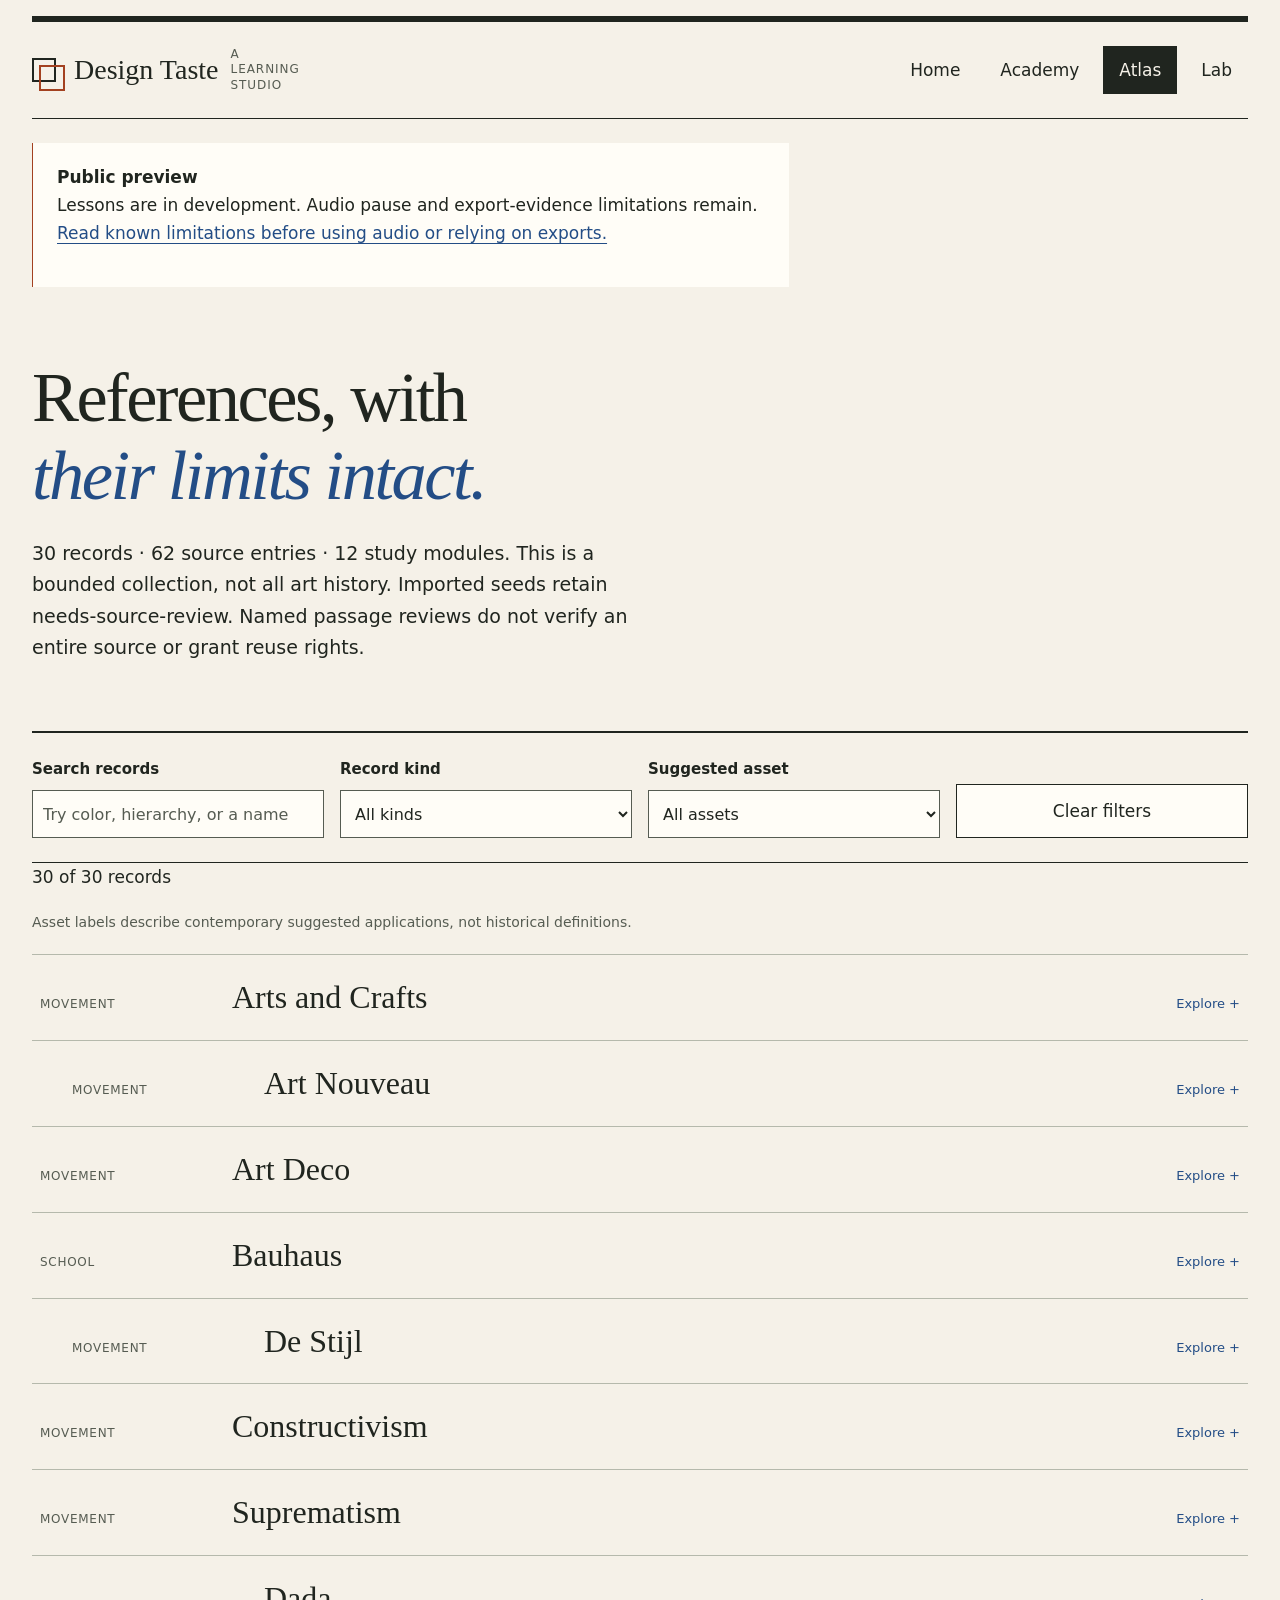
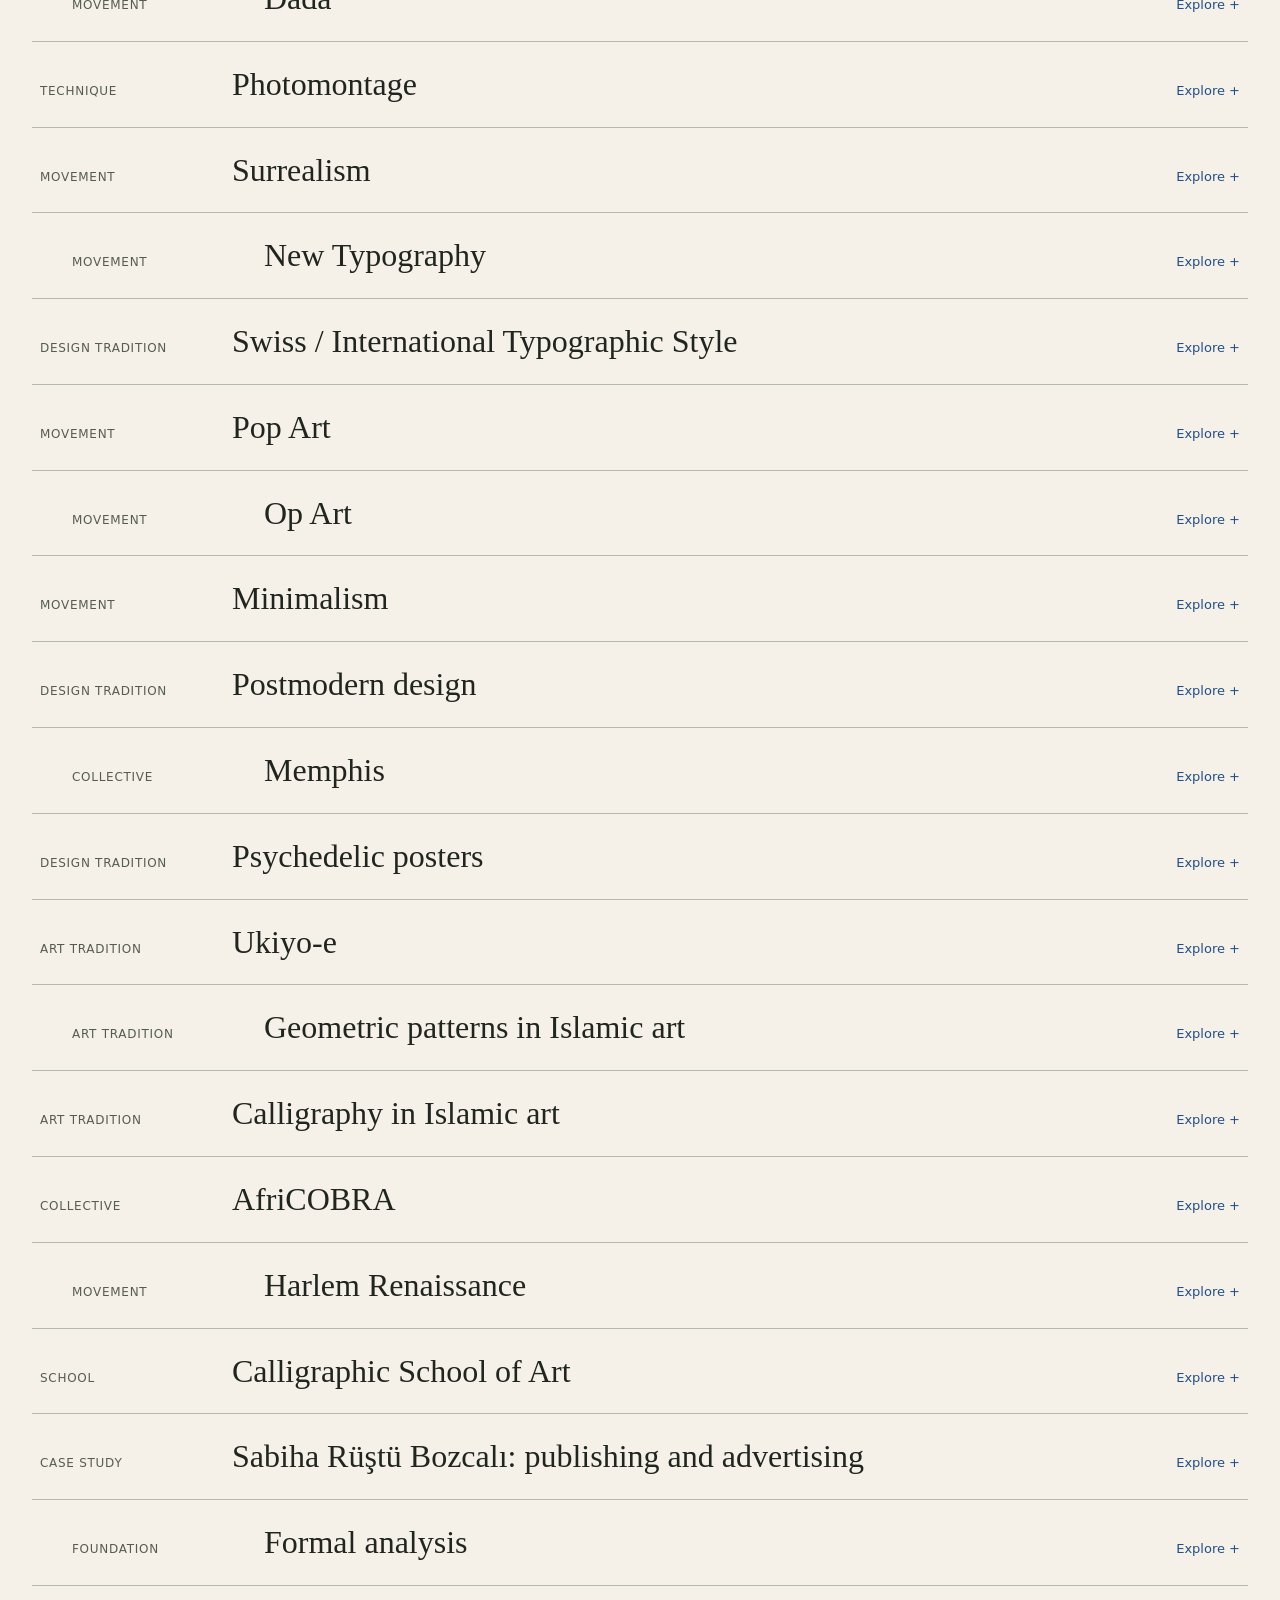
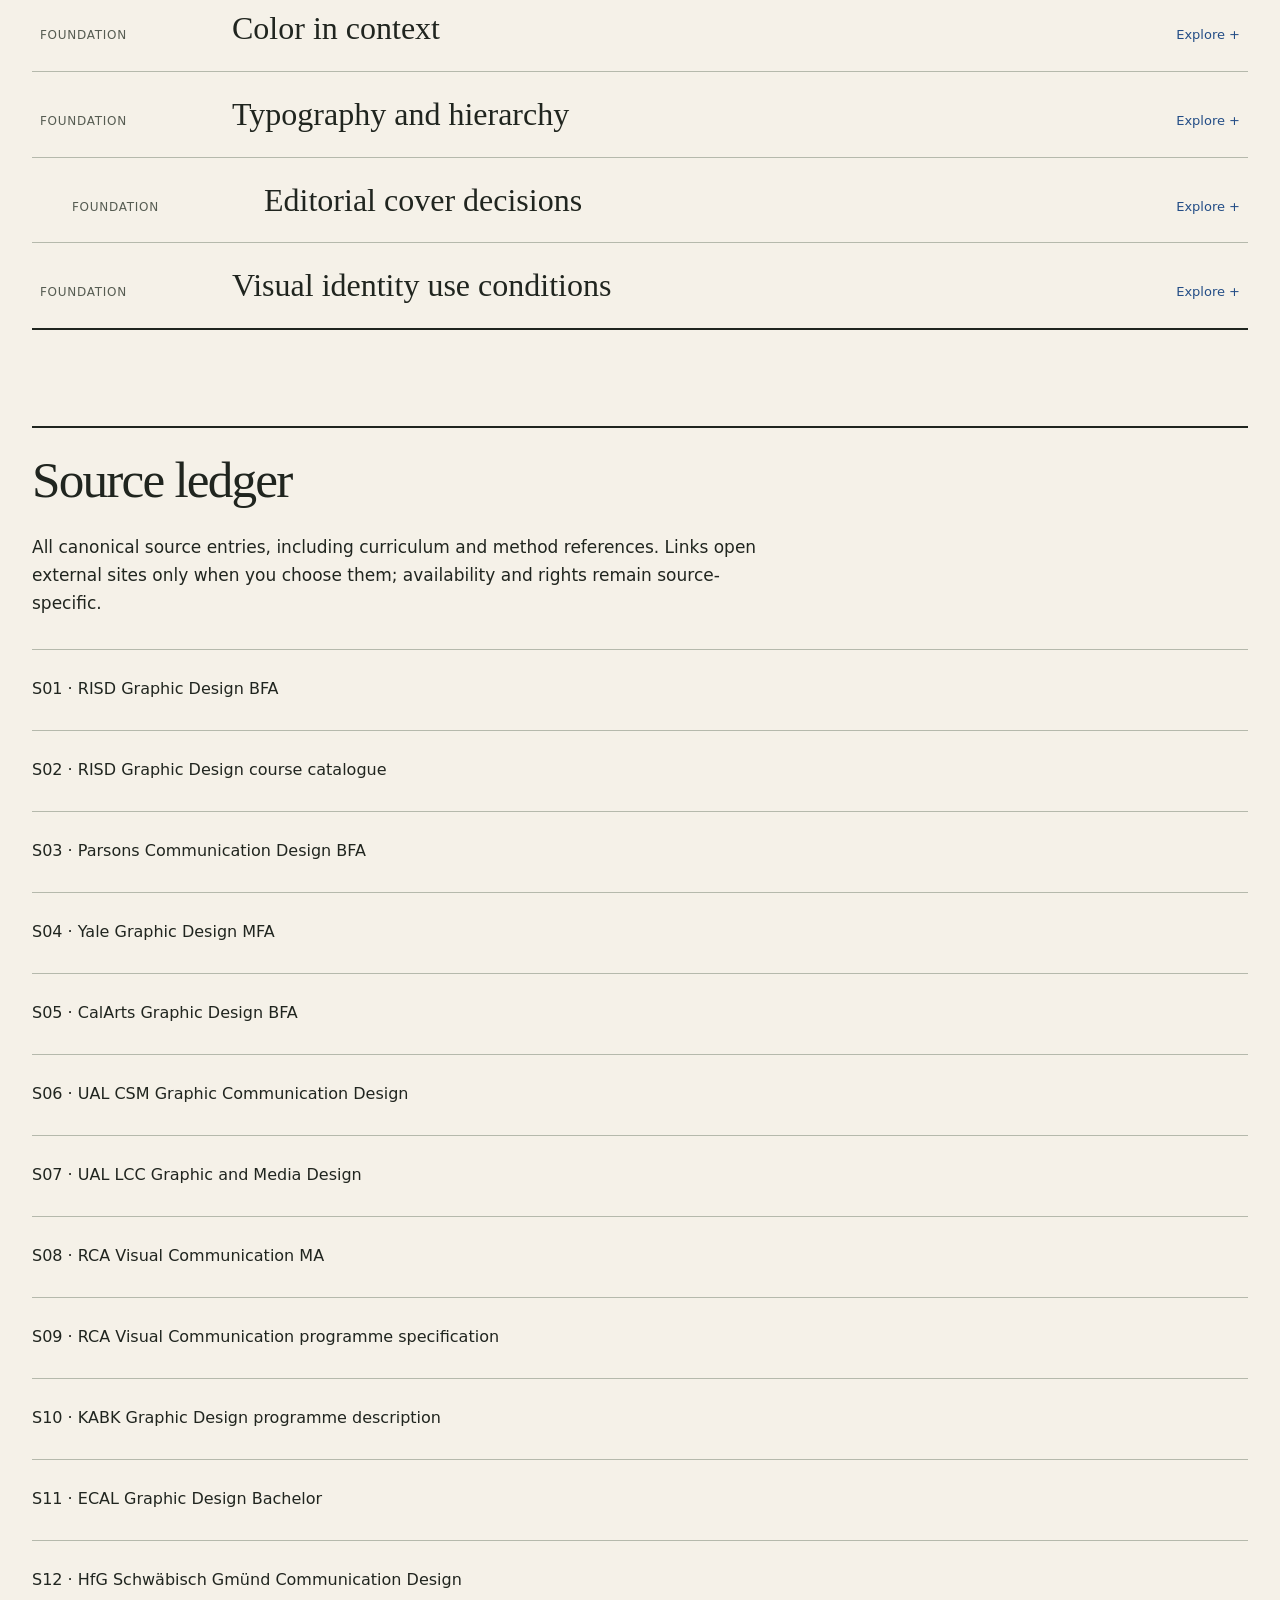
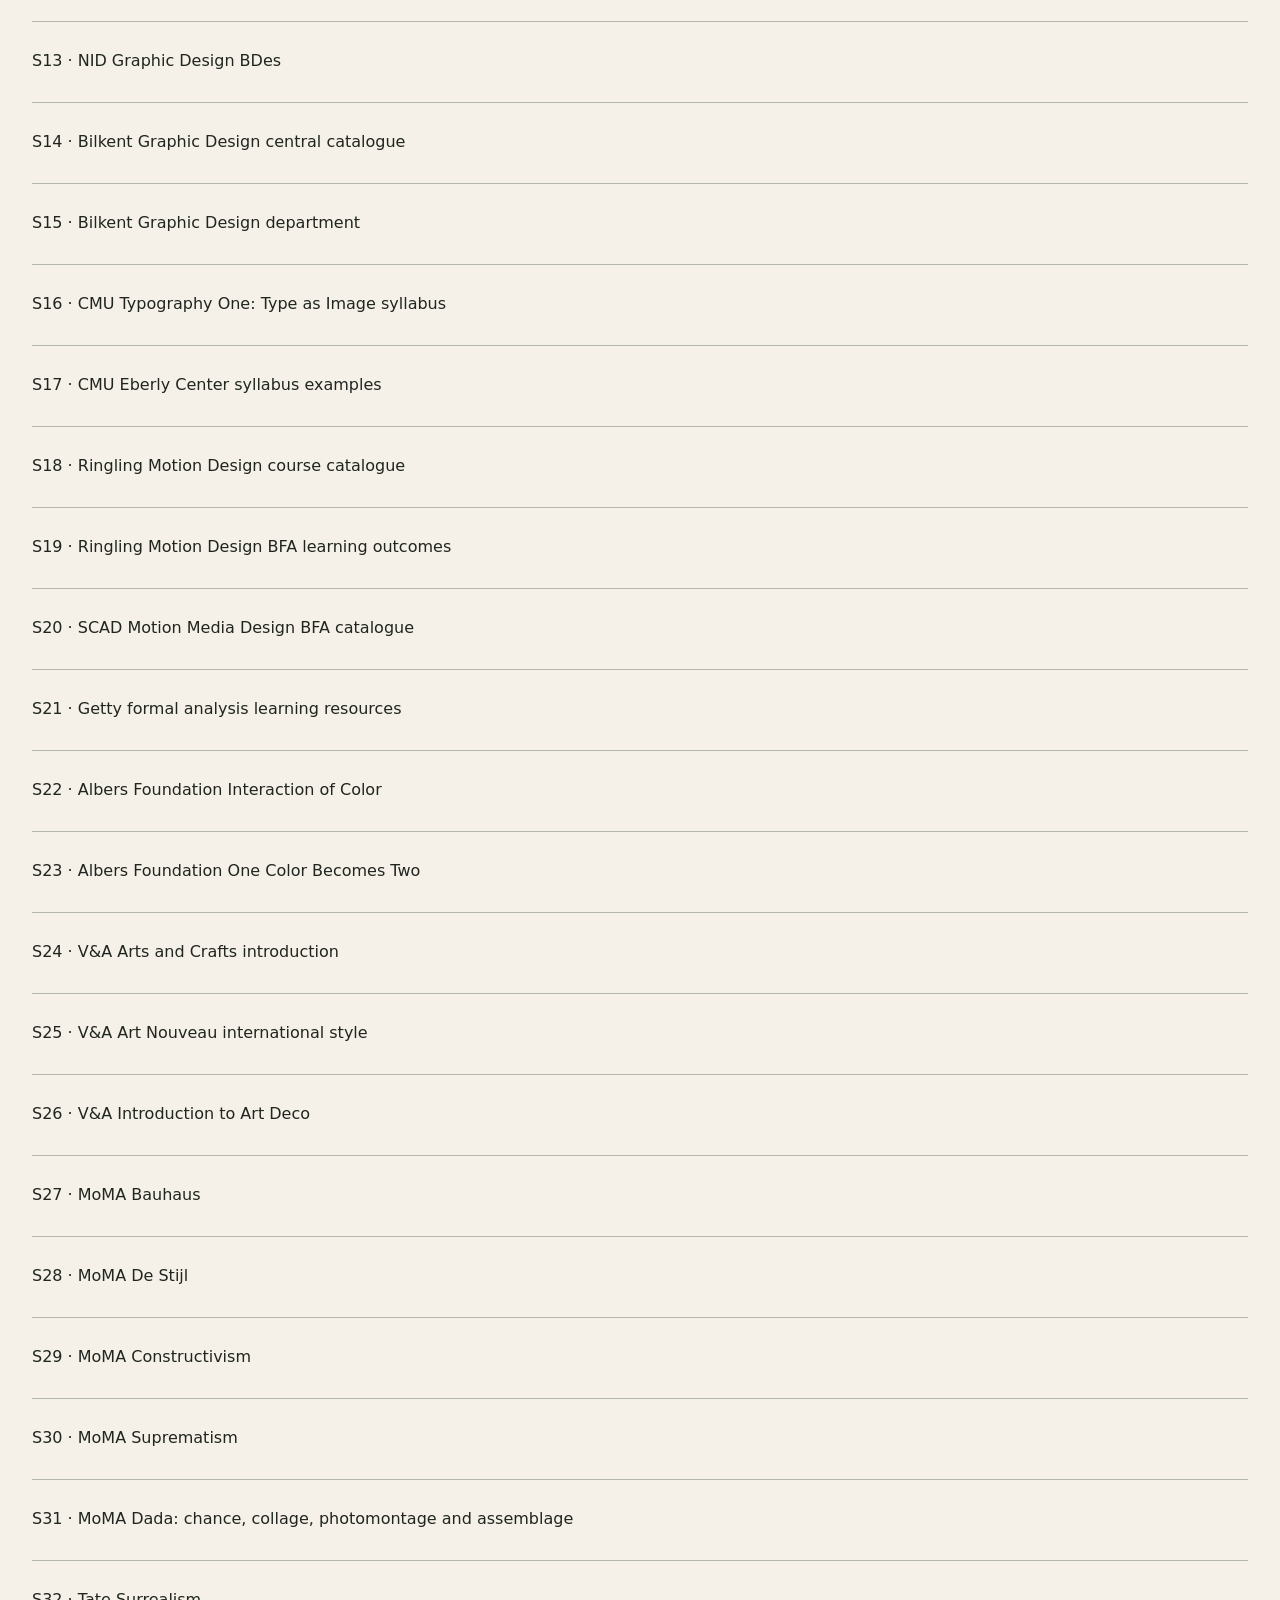
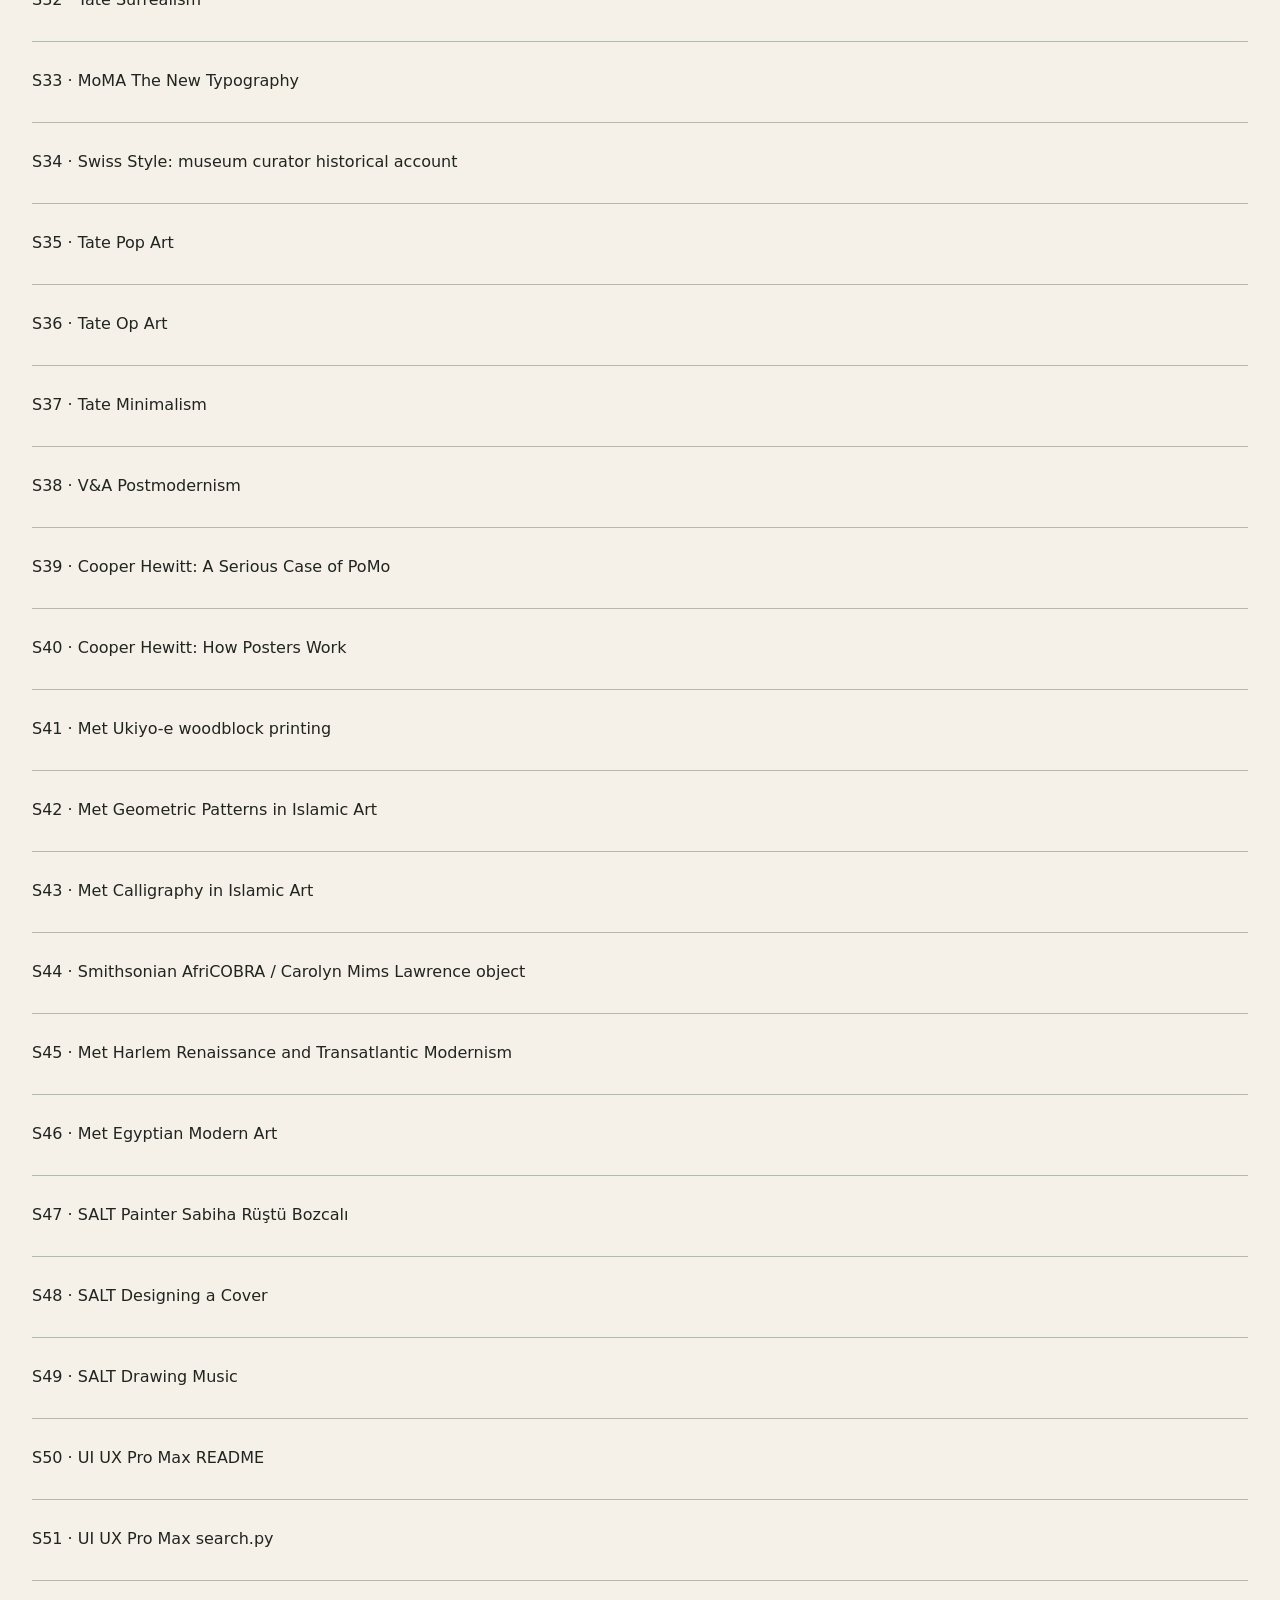
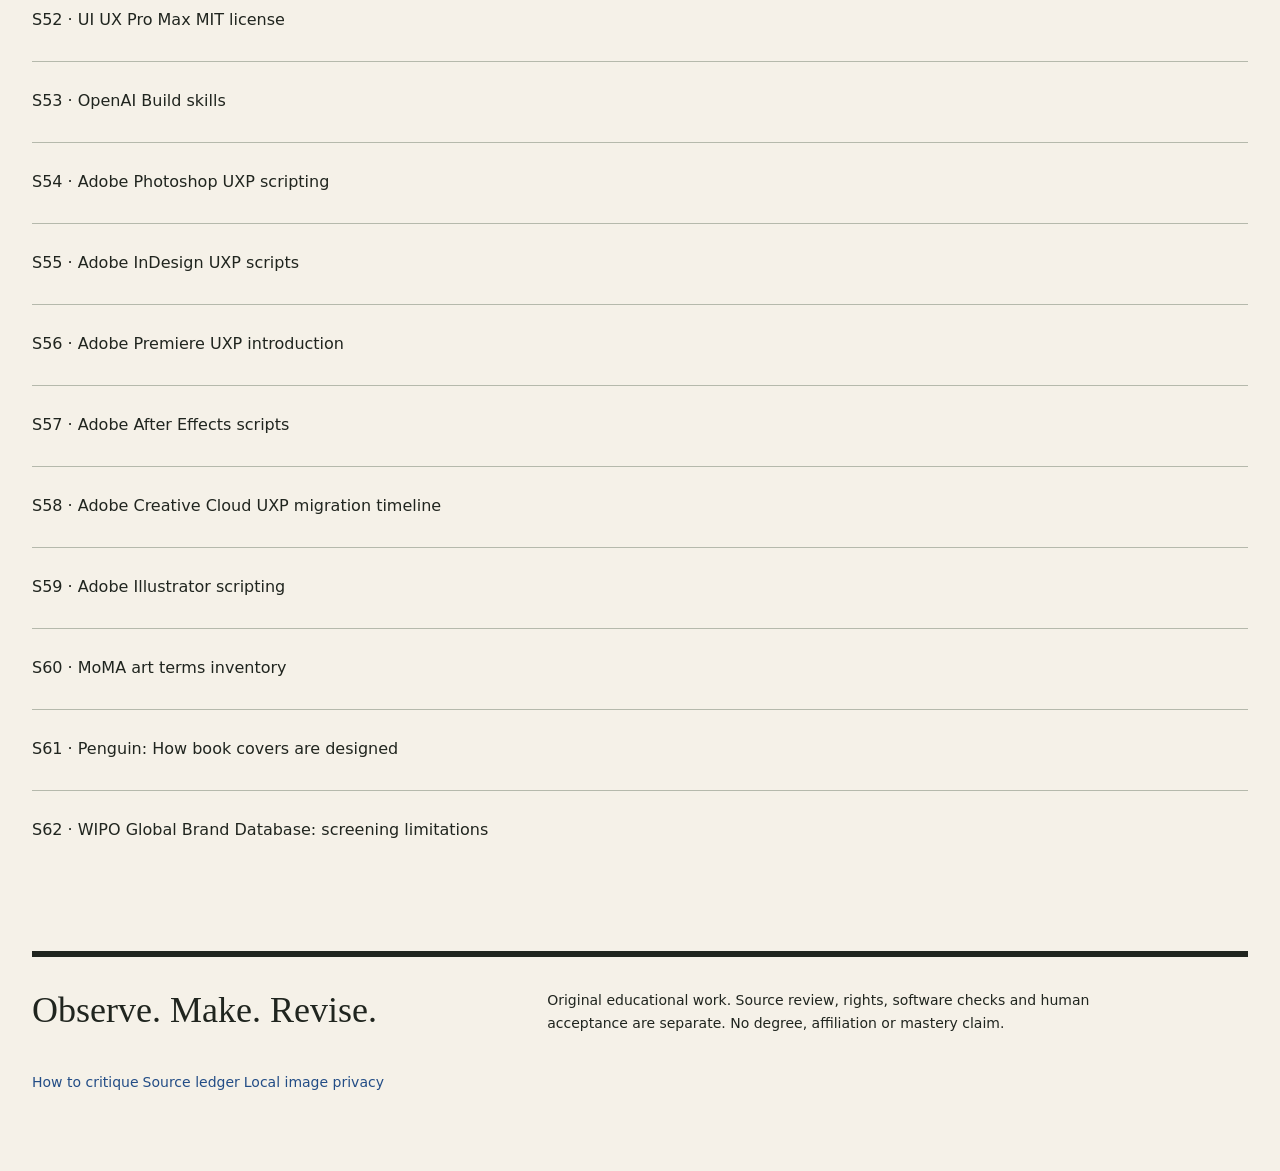
<file: web/atlas.html>
<!doctype html>
<html lang="en"><head><meta charset="utf-8"><meta name="viewport" content="width=device-width, initial-scale=1"><meta name="description" content="A source-grounded studio for learning visual communication through observation, experiments and revision."><title>Atlas · Design Taste</title><link rel="stylesheet" href="style.css"></head><body class="page-atlas"><a class="skip" href="#main">Skip to content</a><header><a class="brand" href="index.html"><span class="mark" aria-hidden="true"></span>Design Taste<span class="brand-note">A learning studio</span></a><nav aria-label="Main"><a href="index.html">Home</a><a href="academy.html">Academy</a><a href="atlas.html" aria-current="page">Atlas</a><a href="lab.html">Lab</a></nav></header><main id="main"><aside class="note" aria-label="Preview status"><strong>Public preview</strong><p>Lessons are in development. Audio pause and export-evidence limitations remain. <a href="RELEASE-NOTES.md">Read known limitations before using audio or relying on exports.</a></p></aside><section class="page-intro"><figure class="intro-print"><img src="art/registration-strip.svg" width="1200" height="260" alt="Original Design Taste registration study: sighting, overlapping ink plates and sequential fields."><figcaption>Original studio graphics / not historical artwork</figcaption></figure><p class="eyebrow">Atlas / context before adaptation</p><h1>References, with<br><em>their limits intact.</em></h1><p class="lead">30 records · 62 source entries · 12 study modules. This is a bounded collection, not all art history. Imported seeds retain needs-source-review. Named passage reviews do not verify an entire source or grant reuse rights.</p></section><form class="filters" role="search"><label>Search records<input id="search" type="search" placeholder="Try color, hierarchy, or a name"></label><label>Record kind<select id="kind"><option value="">All kinds</option><option value="art_tradition">art tradition</option><option value="case_study">case study</option><option value="collective">collective</option><option value="design_tradition">design tradition</option><option value="foundation">foundation</option><option value="movement">movement</option><option value="school">school</option><option value="technique">technique</option></select></label><label>Suggested asset<select id="asset"><option value="">All assets</option><option>cover</option><option>identity</option><option>motion</option><option>poster</option><option>publication</option><option>social-series</option></select></label><button type="reset">Clear filters</button></form><p id="results-count" aria-live="polite"></p><p class="small">Asset labels describe contemporary suggested applications, not historical definitions.</p><div id="records" class="record-list"><details class="record" id="arts-and-crafts" data-kind="movement" data-assets="publication" data-search="{&quot;id&quot;: &quot;arts-and-crafts&quot;, &quot;title_en&quot;: &quot;arts and crafts&quot;, &quot;record_type&quot;: &quot;movement&quot;, &quot;aliases&quot;: [&quot;arts and crafts&quot;], &quot;status&quot;: &quot;imported-seed&quot;, &quot;review_status&quot;: &quot;needs-source-review&quot;, &quot;production_test_status&quot;: &quot;not_run&quot;, &quot;chronology&quot;: {&quot;date_range&quot;: null, &quot;geography&quot;: [], &quot;status&quot;: &quot;not-extracted&quot;}, &quot;rights&quot;: {&quot;text&quot;: &quot;imported-summary-rights-unconfirmed&quot;, &quot;images&quot;: &quot;none-included&quot;}, &quot;source_ids&quot;: [&quot;s24&quot;], &quot;historical_context&quot;: &quot;v&amp;a discusses the movement through industrial production, the status of craft and the quality of everyday objects. it is not a single decorative repertoire.&quot;, &quot;visual_principles&quot;: &quot;relationships between materials, making and use; the close connection between craft and design.&quot;, &quot;contemporary_application&quot;: &quot;make materials and production methods the rationale for visual decisions in a publication or product identity; texture should serve more than decoration.&quot;, &quot;exercise&quot;: &quot;create two covers for the same event: one with hand-drawn motifs and one using typography alone. explain which material decisions support communication.&quot;, &quot;limits&quot;: &quot;do not equate botanical patterns with the entire movement; acknowledge makers and sources.&quot;, &quot;assets&quot;: [&quot;publication&quot;], &quot;medium&quot;: [&quot;static&quot;], &quot;filter_note&quot;: &quot;asset/medium labels describe our suggested applications, not the historical movement.&quot;, &quot;path&quot;: &quot;atlas/movements/arts-and-crafts.md&quot;}"><summary><span class="index">movement</span><span>Arts and Crafts</span><span class="open-label">Explore +</span></summary><article class="prose"><div class="practice-host" data-kind="movement" data-id="arts-and-crafts" data-readonly="true"><h3>Material and making</h3><div class="static-reference-pair"><figure><img src="reference.svg" width="960" height="640" alt="Unchanged original project-owned still life"><figcaption>Unchanged original / not historical artwork</figcaption></figure><figure><img src="art/studies/arts-and-crafts.svg" width="600" height="600" alt="Original contemporary Material and making interpretation"><figcaption>Distinct original reinterpretation / not a named historical replica</figcaption></figure></div><p>Compare an original hand-like repeated leaf unit with a typography-only communication field. Change repeat spacing and stroke weight: does material rhythm help this fictional workshop message? Make the process visible rather than treating a botanical motif as the whole movement.</p><ol><li>Repeated handmade unit: Unequal paired strokes form a self-authored leaf. Count controls repetitions, not a historical motif.</li><li>Workshop message: Calm original type stays independent of ornament; compare the typography-only state.</li><li>Unit/field interval: The white interval separates the making rhythm from information. Repetition is a material proposal, not source history.</li></ol><p>Digital strokes do not model hand craft, labor, industrial production or object use. This is original interpretation, not a Morris reproduction. S24 retains its canonical unreviewed status.</p><a class="button" href="lab.html?movement=arts-and-crafts#full-practice">Open the matching editable Lab practice →</a><p>JavaScript enables original practice controls. References, source links and canonical contracts remain readable without it. No mastery or production completion is implied.</p></div><p class="status">Claim status: needs-source-review · Production: not_run</p><h3>Historical context</h3><p>V&amp;A discusses the movement through industrial production, the status of craft and the quality of everyday objects. It is not a single decorative repertoire.</p><h3>Observable principles</h3><p>Relationships between materials, making and use; the close connection between craft and design.</p><h3>Contemporary proposal</h3><p>Make materials and production methods the rationale for visual decisions in a publication or product identity; texture should serve more than decoration.</p><h3>Exercise</h3><p>Create two covers for the same event: one with hand-drawn motifs and one using typography alone. Explain which material decisions support communication.</p><h3>Limits</h3><p>Do not equate botanical patterns with the entire movement; acknowledge makers and sources.</p><p>Chronology: {&quot;date_range&quot;: null, &quot;geography&quot;: [], &quot;status&quot;: &quot;not-extracted&quot;}</p><p>Rights: {&quot;text&quot;: &quot;imported-summary-rights-unconfirmed&quot;, &quot;images&quot;: &quot;none-included&quot;}</p><h3>Actual source entries</h3><a class="source-link" href="#S24">S24 · V&amp;A Arts and Crafts introduction</a><p>Asset/medium labels describe our suggested applications, not the historical movement.</p><a href="lab.html?study=arts-and-crafts#movement-studies">Compare or read this movement study in Lab →</a></article></details><details class="record" id="art-nouveau" data-kind="movement" data-assets="poster" data-search="{&quot;id&quot;: &quot;art-nouveau&quot;, &quot;title_en&quot;: &quot;art nouveau&quot;, &quot;record_type&quot;: &quot;movement&quot;, &quot;aliases&quot;: [&quot;art nouveau&quot;], &quot;status&quot;: &quot;imported-seed&quot;, &quot;review_status&quot;: &quot;needs-source-review&quot;, &quot;production_test_status&quot;: &quot;not_run&quot;, &quot;chronology&quot;: {&quot;date_range&quot;: null, &quot;geography&quot;: [], &quot;status&quot;: &quot;not-extracted&quot;}, &quot;rights&quot;: {&quot;text&quot;: &quot;imported-summary-rights-unconfirmed&quot;, &quot;images&quot;: &quot;none-included&quot;}, &quot;source_ids&quot;: [&quot;s25&quot;], &quot;historical_context&quot;: &quot;v&amp;a describes art nouveau as an international movement that varied across countries and engaged with historical styles.&quot;, &quot;visual_principles&quot;: &quot;flowing lines derived from natural forms, surface composition and the integration of structure and ornament; geometric examples also exist.&quot;, &quot;contemporary_application&quot;: &quot;create an original poster that unites the headline and main image through a shared line system, with a simpler mark for small uses.&quot;, &quot;exercise&quot;: &quot;observe a local plant and develop three abstractions and a poster without copying its photograph.&quot;, &quot;limits&quot;: &quot;do not reduce every example to flowers, curves or the appearance of one artist.&quot;, &quot;assets&quot;: [&quot;poster&quot;], &quot;medium&quot;: [&quot;static&quot;], &quot;filter_note&quot;: &quot;asset/medium labels describe our suggested applications, not the historical movement.&quot;, &quot;path&quot;: &quot;atlas/movements/art-nouveau.md&quot;}"><summary><span class="index">movement</span><span>Art Nouveau</span><span class="open-label">Explore +</span></summary><article class="prose"><div class="practice-host" data-kind="movement" data-id="art-nouveau" data-readonly="true"><h3>A shared line system</h3><div class="static-reference-pair"><figure><img src="reference.svg" width="960" height="640" alt="Unchanged original project-owned still life"><figcaption>Unchanged original / not historical artwork</figcaption></figure><figure><img src="art/studies/art-nouveau.svg" width="600" height="600" alt="Original contemporary A shared line system interpretation"><figcaption>Distinct original reinterpretation / not a named historical replica</figcaption></figure></div><p>Vary the bow of a self-authored stem and the contour width. Compare how an image contour and a headline field share a surface; retain three contour abstractions without tracing a plant photograph.</p><ol><li>Continuous contour: A cubic stem bends by the declared bow value; changing it alters negative space, not just color.</li><li>Headline field: The exact phrase is actual system-font text, not an imported lettering specimen.</li><li>Contour enclosure: Original leaf ellipses share the stem rhythm but do not identify every Art Nouveau work.</li></ol><p>A curve is not the whole international movement; geometric examples and varied regional contexts are not modeled. No named artist replica. See unreviewed S25.</p><a class="button" href="lab.html?movement=art-nouveau#full-practice">Open the matching editable Lab practice →</a><p>JavaScript enables original practice controls. References, source links and canonical contracts remain readable without it. No mastery or production completion is implied.</p></div><p class="status">Claim status: needs-source-review · Production: not_run</p><h3>Historical context</h3><p>V&amp;A describes Art Nouveau as an international movement that varied across countries and engaged with historical styles.</p><h3>Observable principles</h3><p>Flowing lines derived from natural forms, surface composition and the integration of structure and ornament; geometric examples also exist.</p><h3>Contemporary proposal</h3><p>Create an original poster that unites the headline and main image through a shared line system, with a simpler mark for small uses.</p><h3>Exercise</h3><p>Observe a local plant and develop three abstractions and a poster without copying its photograph.</p><h3>Limits</h3><p>Do not reduce every example to flowers, curves or the appearance of one artist.</p><p>Chronology: {&quot;date_range&quot;: null, &quot;geography&quot;: [], &quot;status&quot;: &quot;not-extracted&quot;}</p><p>Rights: {&quot;text&quot;: &quot;imported-summary-rights-unconfirmed&quot;, &quot;images&quot;: &quot;none-included&quot;}</p><h3>Actual source entries</h3><a class="source-link" href="#S25">S25 · V&amp;A Art Nouveau international style</a><p>Asset/medium labels describe our suggested applications, not the historical movement.</p><a href="lab.html?study=art-nouveau#movement-studies">Compare or read this movement study in Lab →</a></article></details><details class="record" id="art-deco" data-kind="movement" data-assets="cover" data-search="{&quot;id&quot;: &quot;art-deco&quot;, &quot;title_en&quot;: &quot;art deco&quot;, &quot;record_type&quot;: &quot;movement&quot;, &quot;aliases&quot;: [&quot;art deco&quot;], &quot;status&quot;: &quot;imported-seed&quot;, &quot;review_status&quot;: &quot;needs-source-review&quot;, &quot;production_test_status&quot;: &quot;not_run&quot;, &quot;chronology&quot;: {&quot;date_range&quot;: null, &quot;geography&quot;: [], &quot;status&quot;: &quot;not-extracted&quot;}, &quot;rights&quot;: {&quot;text&quot;: &quot;imported-summary-rights-unconfirmed&quot;, &quot;images&quot;: &quot;none-included&quot;}, &quot;source_ids&quot;: [&quot;s26&quot;], &quot;historical_context&quot;: &quot;v&amp;a emphasizes that art deco combines historical and modern elements and cannot be reduced to a single origin.&quot;, &quot;visual_principles&quot;: &quot;geometric stylization, linear rhythm, ornament and varied material effects.&quot;, &quot;contemporary_application&quot;: &quot;try stepped forms and rhythmic letter spacing in a cover or event identity; choose a solution that also works in one color.&quot;, &quot;exercise&quot;: &quot;create three versions of the same cover: black and white, and two different color families.&quot;, &quot;limits&quot;: &quot;gold and black are not mandatory. do not use historical colonial notions of exotic motifs as decoration without context.&quot;, &quot;assets&quot;: [&quot;cover&quot;], &quot;medium&quot;: [&quot;static&quot;], &quot;filter_note&quot;: &quot;asset/medium labels describe our suggested applications, not the historical movement.&quot;, &quot;path&quot;: &quot;atlas/movements/art-deco.md&quot;}"><summary><span class="index">movement</span><span>Art Deco</span><span class="open-label">Explore +</span></summary><article class="prose"><div class="practice-host" data-kind="movement" data-id="art-deco" data-readonly="true"><h3>Stepped rhythm</h3><div class="static-reference-pair"><figure><img src="reference.svg" width="960" height="640" alt="Unchanged original project-owned still life"><figcaption>Unchanged original / not historical artwork</figcaption></figure><figure><img src="art/studies/art-deco.svg" width="600" height="600" alt="Original contemporary Stepped rhythm interpretation"><figcaption>Distinct original reinterpretation / not a named historical replica</figcaption></figure></div><p>Edit step count and width in an original stepped construction. Compare monochrome versus color while keeping form; test symmetry, linear rhythm and a calm information base. Gold and black are not requirements.</p><ol><li>Stepped silhouette: Centered tiers contract upward; two independent dimensions govern rhythm.</li><li>Information base: The original announcement remains outside the stepped silhouette.</li><li>Symmetry axis: An explicit centerline lets you test symmetry without claiming it is universal.</li></ol><p>Materials, historical-modern combinations and colonial context exceed this digital diagram. No exotic borrowed motifs or named-work copy. S26 remains unreviewed.</p><a class="button" href="lab.html?movement=art-deco#full-practice">Open the matching editable Lab practice →</a><p>JavaScript enables original practice controls. References, source links and canonical contracts remain readable without it. No mastery or production completion is implied.</p></div><p class="status">Claim status: needs-source-review · Production: not_run</p><h3>Historical context</h3><p>V&amp;A emphasizes that Art Deco combines historical and modern elements and cannot be reduced to a single origin.</p><h3>Observable principles</h3><p>Geometric stylization, linear rhythm, ornament and varied material effects.</p><h3>Contemporary proposal</h3><p>Try stepped forms and rhythmic letter spacing in a cover or event identity; choose a solution that also works in one color.</p><h3>Exercise</h3><p>Create three versions of the same cover: black and white, and two different color families.</p><h3>Limits</h3><p>Gold and black are not mandatory. Do not use historical colonial notions of exotic motifs as decoration without context.</p><p>Chronology: {&quot;date_range&quot;: null, &quot;geography&quot;: [], &quot;status&quot;: &quot;not-extracted&quot;}</p><p>Rights: {&quot;text&quot;: &quot;imported-summary-rights-unconfirmed&quot;, &quot;images&quot;: &quot;none-included&quot;}</p><h3>Actual source entries</h3><a class="source-link" href="#S26">S26 · V&amp;A Introduction to Art Deco</a><p>Asset/medium labels describe our suggested applications, not the historical movement.</p><a href="lab.html?study=art-deco#movement-studies">Compare or read this movement study in Lab →</a></article></details><details class="record" id="bauhaus" data-kind="school" data-assets="poster identity publication motion" data-search="{&quot;id&quot;: &quot;bauhaus&quot;, &quot;title_en&quot;: &quot;bauhaus&quot;, &quot;record_type&quot;: &quot;school&quot;, &quot;aliases&quot;: [&quot;bauhaus&quot;], &quot;status&quot;: &quot;imported-seed&quot;, &quot;review_status&quot;: &quot;needs-source-review&quot;, &quot;production_test_status&quot;: &quot;not_run&quot;, &quot;chronology&quot;: {&quot;date_range&quot;: null, &quot;geography&quot;: [], &quot;status&quot;: &quot;not-extracted&quot;}, &quot;rights&quot;: {&quot;text&quot;: &quot;imported-summary-rights-unconfirmed&quot;, &quot;images&quot;: &quot;none-included&quot;}, &quot;source_ids&quot;: [&quot;s27&quot;], &quot;historical_context&quot;: &quot;moma defines the bauhaus as an influential art and design school founded in 1919 and closed in 1933, with experimental teaching focused on materials and function.&quot;, &quot;visual_principles&quot;: &quot;material experiments, connections across art and design disciplines, function and production conditions.&quot;, &quot;contemporary_application&quot;: &quot;derive a brand poster, publication cover and animated title from the same modular rules; test those rules in actual use.&quot;, &quot;exercise&quot;: &quot;explore paper, photography and typography separately, then integrate one exploration into a single production system.&quot;, &quot;limits&quot;: &quot;the bauhaus is not a fixed style consisting only of three primary colors and geometric shapes.&quot;, &quot;assets&quot;: [&quot;poster&quot;, &quot;identity&quot;, &quot;publication&quot;, &quot;motion&quot;], &quot;medium&quot;: [&quot;static&quot;, &quot;temporal&quot;], &quot;filter_note&quot;: &quot;asset/medium labels describe our suggested applications, not the historical movement.&quot;, &quot;path&quot;: &quot;atlas/schools/bauhaus.md&quot;}"><summary><span class="index">school</span><span>Bauhaus</span><span class="open-label">Explore +</span></summary><article class="prose"><p class="status">Claim status: needs-source-review · Production: not_run</p><h3>Historical context</h3><p>MoMA defines the Bauhaus as an influential art and design school founded in 1919 and closed in 1933, with experimental teaching focused on materials and function.</p><h3>Observable principles</h3><p>Material experiments, connections across art and design disciplines, function and production conditions.</p><h3>Contemporary proposal</h3><p>Derive a brand poster, publication cover and animated title from the same modular rules; test those rules in actual use.</p><h3>Exercise</h3><p>Explore paper, photography and typography separately, then integrate one exploration into a single production system.</p><h3>Limits</h3><p>The Bauhaus is not a fixed style consisting only of three primary colors and geometric shapes.</p><p>Chronology: {&quot;date_range&quot;: null, &quot;geography&quot;: [], &quot;status&quot;: &quot;not-extracted&quot;}</p><p>Rights: {&quot;text&quot;: &quot;imported-summary-rights-unconfirmed&quot;, &quot;images&quot;: &quot;none-included&quot;}</p><h3>Actual source entries</h3><a class="source-link" href="#S27">S27 · MoMA Bauhaus</a><p>Asset/medium labels describe our suggested applications, not the historical movement.</p><a href="lab.html">Try a technical comparison in Lab →</a></article></details><details class="record" id="de-stijl" data-kind="movement" data-assets="cover social-series" data-search="{&quot;id&quot;: &quot;de-stijl&quot;, &quot;title_en&quot;: &quot;de stijl&quot;, &quot;record_type&quot;: &quot;movement&quot;, &quot;aliases&quot;: [&quot;de stijl&quot;], &quot;status&quot;: &quot;imported-seed&quot;, &quot;review_status&quot;: &quot;needs-source-review&quot;, &quot;production_test_status&quot;: &quot;not_run&quot;, &quot;chronology&quot;: {&quot;date_range&quot;: null, &quot;geography&quot;: [], &quot;status&quot;: &quot;not-extracted&quot;}, &quot;rights&quot;: {&quot;text&quot;: &quot;imported-summary-rights-unconfirmed&quot;, &quot;images&quot;: &quot;none-included&quot;}, &quot;source_ids&quot;: [&quot;s28&quot;], &quot;historical_context&quot;: &quot;moma connects de stijl with the publication and art/design milieu of 1917; its approach extends beyond painting into other design disciplines.&quot;, &quot;visual_principles&quot;: &quot;planar relationships, horizontal and vertical organization, asymmetrical balance and limited color families.&quot;, &quot;contemporary_application&quot;: &quot;design a cover and carousel system with rectangular modules that accommodate changing headline lengths.&quot;, &quot;exercise&quot;: &quot;solve the same message in six asymmetrical layouts; check whether hierarchy survives when colors are removed.&quot;, &quot;limits&quot;: &quot;do not copy the composition of a familiar work or mistake a color recipe for the movement as a whole.&quot;, &quot;assets&quot;: [&quot;cover&quot;, &quot;social-series&quot;], &quot;medium&quot;: [&quot;static&quot;], &quot;filter_note&quot;: &quot;asset/medium labels describe our suggested applications, not the historical movement.&quot;, &quot;path&quot;: &quot;atlas/movements/de-stijl.md&quot;}"><summary><span class="index">movement</span><span>De Stijl</span><span class="open-label">Explore +</span></summary><article class="prose"><div class="practice-host" data-kind="movement" data-id="de-stijl" data-readonly="true"><h3>Asymmetrical plane intervals</h3><div class="static-reference-pair"><figure><img src="reference.svg" width="960" height="640" alt="Unchanged original project-owned still life"><figcaption>Unchanged original / not historical artwork</figcaption></figure><figure><img src="art/studies/de-stijl.svg" width="600" height="600" alt="Original contemporary Asymmetrical plane intervals interpretation"><figcaption>Distinct original reinterpretation / not a named historical replica</figcaption></figure></div><p>Change the partition and boundary weight of an original orthogonal color-field proposal. Compare unequal areas and remove color to test hierarchy. This complements the preserved pilot plane reconstruction, not a familiar painting copy.</p><ol><li>Unequal color fields: A variable vertical partition changes the two areas and their boundary.</li><li>Retained original identity: The small original label anchors this diagram to our teaching project, not a historical painting.</li><li>Orthogonal crossing: Horizontal and vertical strokes cross without decorative diagonals; test interval relationships.</li></ol><p>Publication, architecture and social aims are not modeled; color recipe is not the whole movement. Actual S28 status is unchanged.</p><a class="button" href="lab.html?movement=de-stijl#full-practice">Open the matching editable Lab practice →</a><p>JavaScript enables original practice controls. References, source links and canonical contracts remain readable without it. No mastery or production completion is implied.</p></div><div class="studio-host" data-exercise="planes" data-readonly="true"><h3>Original practice / planes</h3><p>This original color-plane reconstruction uses unequal rectangular areas and orthogonal boundaries. The retained object positions connect it to our still life, not to a named historical painting. Read S28 before making a historical claim.</p><figure><img src="reference.svg" width="960" height="640" alt="Project-authored original still life, unchanged reference"><figcaption>Project-authored original; simplified editable reconstruction, not a historical artwork.</figcaption></figure><p>Color-plane study only. De Stijl publication, architecture and social aims are not modeled. Historical claims retain S28 review limits.</p><p class="studio-loading">Interactive controls require JavaScript. Read the original reference and lesson contract without it.</p></div><p class="status">Claim status: needs-source-review · Production: not_run</p><h3>Historical context</h3><p>MoMA connects De Stijl with the publication and art/design milieu of 1917; its approach extends beyond painting into other design disciplines.</p><h3>Observable principles</h3><p>Planar relationships, horizontal and vertical organization, asymmetrical balance and limited color families.</p><h3>Contemporary proposal</h3><p>Design a cover and carousel system with rectangular modules that accommodate changing headline lengths.</p><h3>Exercise</h3><p>Solve the same message in six asymmetrical layouts; check whether hierarchy survives when colors are removed.</p><h3>Limits</h3><p>Do not copy the composition of a familiar work or mistake a color recipe for the movement as a whole.</p><p>Chronology: {&quot;date_range&quot;: null, &quot;geography&quot;: [], &quot;status&quot;: &quot;not-extracted&quot;}</p><p>Rights: {&quot;text&quot;: &quot;imported-summary-rights-unconfirmed&quot;, &quot;images&quot;: &quot;none-included&quot;}</p><h3>Actual source entries</h3><a class="source-link" href="#S28">S28 · MoMA De Stijl</a><p>Asset/medium labels describe our suggested applications, not the historical movement.</p><a href="lab.html?study=de-stijl#movement-studies">Compare or read this movement study in Lab →</a></article></details><details class="record" id="constructivism" data-kind="movement" data-assets="motion" data-search="{&quot;id&quot;: &quot;constructivism&quot;, &quot;title_en&quot;: &quot;constructivism&quot;, &quot;record_type&quot;: &quot;movement&quot;, &quot;aliases&quot;: [&quot;constructivism&quot;], &quot;status&quot;: &quot;imported-seed&quot;, &quot;review_status&quot;: &quot;needs-source-review&quot;, &quot;production_test_status&quot;: &quot;not_run&quot;, &quot;chronology&quot;: {&quot;date_range&quot;: null, &quot;geography&quot;: [], &quot;status&quot;: &quot;not-extracted&quot;}, &quot;rights&quot;: {&quot;text&quot;: &quot;imported-summary-rights-unconfirmed&quot;, &quot;images&quot;: &quot;none-included&quot;}, &quot;source_ids&quot;: [&quot;s29&quot;], &quot;historical_context&quot;: &quot;moma connects constructivism in the russian avant-garde with social function, production and the idea of the artist-engineer.&quot;, &quot;visual_principles&quot;: &quot;abstract structure, organization and production; linking visual form with communication and social purpose.&quot;, &quot;contemporary_application&quot;: &quot;organize announcement priorities through information blocks, direction and scale; connect the formation of blocks to the narrative in a motion version.&quot;, &quot;exercise&quot;: &quot;propose three hierarchies for a public-interest message and explain the communication function of each form.&quot;, &quot;limits&quot;: &quot;red, black and diagonals alone do not establish historical constructivism. keep its political context visible.&quot;, &quot;assets&quot;: [&quot;motion&quot;], &quot;medium&quot;: [&quot;temporal&quot;], &quot;filter_note&quot;: &quot;asset/medium labels describe our suggested applications, not the historical movement.&quot;, &quot;path&quot;: &quot;atlas/movements/constructivism.md&quot;}"><summary><span class="index">movement</span><span>Constructivism</span><span class="open-label">Explore +</span></summary><article class="prose"><div class="practice-host" data-kind="movement" data-id="constructivism" data-readonly="true"><h3>Direction for a public message</h3><div class="static-reference-pair"><figure><img src="reference.svg" width="960" height="640" alt="Unchanged original project-owned still life"><figcaption>Unchanged original / not historical artwork</figcaption></figure><figure><img src="art/studies/constructivism.svg" width="600" height="600" alt="Original contemporary Direction for a public message interpretation"><figcaption>Distinct original reinterpretation / not a named historical replica</figcaption></figure></div><p>Change the direction band and information-block scale for an original public-interest message. Explain the communication purpose of each hierarchy; a red diagonal alone is not historical Constructivism.</p><ol><li>Directional band: The band rotates around its center, suggesting a proposed reading direction.</li><li>Primary message block: Actual exact copy stays level rather than becoming unreadable decoration.</li><li>Production note: A secondary block asks who the message serves; direction is not a social-purpose proof.</li></ol><p>Political context, production and social function remain larger than this display. Contemporary proposal only; S29 is unreviewed, no invented political endorsement.</p><a class="button" href="lab.html?movement=constructivism#full-practice">Open the matching editable Lab practice →</a><p>JavaScript enables original practice controls. References, source links and canonical contracts remain readable without it. No mastery or production completion is implied.</p></div><p class="status">Claim status: needs-source-review · Production: not_run</p><h3>Historical context</h3><p>MoMA connects Constructivism in the Russian avant-garde with social function, production and the idea of the artist-engineer.</p><h3>Observable principles</h3><p>Abstract structure, organization and production; linking visual form with communication and social purpose.</p><h3>Contemporary proposal</h3><p>Organize announcement priorities through information blocks, direction and scale; connect the formation of blocks to the narrative in a motion version.</p><h3>Exercise</h3><p>Propose three hierarchies for a public-interest message and explain the communication function of each form.</p><h3>Limits</h3><p>Red, black and diagonals alone do not establish historical Constructivism. Keep its political context visible.</p><p>Chronology: {&quot;date_range&quot;: null, &quot;geography&quot;: [], &quot;status&quot;: &quot;not-extracted&quot;}</p><p>Rights: {&quot;text&quot;: &quot;imported-summary-rights-unconfirmed&quot;, &quot;images&quot;: &quot;none-included&quot;}</p><h3>Actual source entries</h3><a class="source-link" href="#S29">S29 · MoMA Constructivism</a><p>Asset/medium labels describe our suggested applications, not the historical movement.</p><a href="lab.html?study=constructivism#movement-studies">Compare or read this movement study in Lab →</a></article></details><details class="record" id="suprematism" data-kind="movement" data-assets="cover motion" data-search="{&quot;id&quot;: &quot;suprematism&quot;, &quot;title_en&quot;: &quot;suprematism&quot;, &quot;record_type&quot;: &quot;movement&quot;, &quot;aliases&quot;: [&quot;suprematism&quot;], &quot;status&quot;: &quot;imported-seed&quot;, &quot;review_status&quot;: &quot;needs-source-review&quot;, &quot;production_test_status&quot;: &quot;not_run&quot;, &quot;chronology&quot;: {&quot;date_range&quot;: null, &quot;geography&quot;: [], &quot;status&quot;: &quot;not-extracted&quot;}, &quot;rights&quot;: {&quot;text&quot;: &quot;imported-summary-rights-unconfirmed&quot;, &quot;images&quot;: &quot;none-included&quot;}, &quot;source_ids&quot;: [&quot;s30&quot;], &quot;historical_context&quot;: &quot;moma connects suprematism with malevich and the context of 1915, emphasizing geometric abstraction away from representation.&quot;, &quot;visual_principles&quot;: &quot;simple geometric forms, relationships in space and formal tension rather than representation.&quot;, &quot;contemporary_application&quot;: &quot;develop an original cover or motion styleframe whose balance changes through small adjustments.&quot;, &quot;exercise&quot;: &quot;move three geometric forms to create six different states of tension and balance.&quot;, &quot;limits&quot;: &quot;do not merge it with constructivism as though they had identical historical aims.&quot;, &quot;assets&quot;: [&quot;cover&quot;, &quot;motion&quot;], &quot;medium&quot;: [&quot;static&quot;, &quot;temporal&quot;], &quot;filter_note&quot;: &quot;asset/medium labels describe our suggested applications, not the historical movement.&quot;, &quot;path&quot;: &quot;atlas/movements/suprematism.md&quot;}"><summary><span class="index">movement</span><span>Suprematism</span><span class="open-label">Explore +</span></summary><article class="prose"><div class="practice-host" data-kind="movement" data-id="suprematism" data-readonly="true"><h3>Tension without representation</h3><div class="static-reference-pair"><figure><img src="reference.svg" width="960" height="640" alt="Unchanged original project-owned still life"><figcaption>Unchanged original / not historical artwork</figcaption></figure><figure><img src="art/studies/suprematism.svg" width="600" height="600" alt="Original contemporary Tension without representation interpretation"><figcaption>Distinct original reinterpretation / not a named historical replica</figcaption></figure></div><p>Move and rotate three original geometric forms. Predict the weight of their intervals, retain six balance states and explain why this nonrepresentational study is different from a communication-engineering proposal.</p><ol><li>Rotated plane: The square has no depicted object; rotation changes its tension with the field.</li><li>Circular counterweight: The circle radius is independently controlled. Formal contrast is not a historical aim by itself.</li><li>Bar interval: A third bar makes the empty gap measurable rather than filling every region.</li></ol><p>Not a Malevich reconstruction or a universal formula; original formal study only. Historical aims and S30 review are separate from Constructivism.</p><a class="button" href="lab.html?movement=suprematism#full-practice">Open the matching editable Lab practice →</a><p>JavaScript enables original practice controls. References, source links and canonical contracts remain readable without it. No mastery or production completion is implied.</p></div><p class="status">Claim status: needs-source-review · Production: not_run</p><h3>Historical context</h3><p>MoMA connects Suprematism with Malevich and the context of 1915, emphasizing geometric abstraction away from representation.</p><h3>Observable principles</h3><p>Simple geometric forms, relationships in space and formal tension rather than representation.</p><h3>Contemporary proposal</h3><p>Develop an original cover or motion styleframe whose balance changes through small adjustments.</p><h3>Exercise</h3><p>Move three geometric forms to create six different states of tension and balance.</p><h3>Limits</h3><p>Do not merge it with Constructivism as though they had identical historical aims.</p><p>Chronology: {&quot;date_range&quot;: null, &quot;geography&quot;: [], &quot;status&quot;: &quot;not-extracted&quot;}</p><p>Rights: {&quot;text&quot;: &quot;imported-summary-rights-unconfirmed&quot;, &quot;images&quot;: &quot;none-included&quot;}</p><h3>Actual source entries</h3><a class="source-link" href="#S30">S30 · MoMA Suprematism</a><p>Asset/medium labels describe our suggested applications, not the historical movement.</p><a href="lab.html?study=suprematism#movement-studies">Compare or read this movement study in Lab →</a></article></details><details class="record" id="dada" data-kind="movement" data-assets="cover" data-search="{&quot;id&quot;: &quot;dada&quot;, &quot;title_en&quot;: &quot;dada&quot;, &quot;record_type&quot;: &quot;movement&quot;, &quot;aliases&quot;: [&quot;dada&quot;], &quot;status&quot;: &quot;imported-seed&quot;, &quot;review_status&quot;: &quot;needs-source-review&quot;, &quot;production_test_status&quot;: &quot;not_run&quot;, &quot;chronology&quot;: {&quot;date_range&quot;: null, &quot;geography&quot;: [], &quot;status&quot;: &quot;not-extracted&quot;}, &quot;rights&quot;: {&quot;text&quot;: &quot;imported-summary-rights-unconfirmed&quot;, &quot;images&quot;: &quot;none-included&quot;}, &quot;source_ids&quot;: [&quot;s31&quot;], &quot;historical_context&quot;: &quot;moma presents dada through its critique of war and social order alongside chance, improvisation and varied media.&quot;, &quot;visual_principles&quot;: &quot;unexpected encounters, combinations that disrupt meaning and questioning established visual authority.&quot;, &quot;contemporary_application&quot;: &quot;build a critical cover composition from your own elements that questions the language of current news.&quot;, &quot;exercise&quot;: &quot;compare a planned composition with one produced through a chance rule; explain how chance changes meaning.&quot;, &quot;limits&quot;: &quot;randomness does not automatically constitute dada; identify the cultural and political question.&quot;, &quot;assets&quot;: [&quot;cover&quot;], &quot;medium&quot;: [&quot;static&quot;], &quot;filter_note&quot;: &quot;asset/medium labels describe our suggested applications, not the historical movement.&quot;, &quot;path&quot;: &quot;atlas/movements/dada.md&quot;}"><summary><span class="index">movement</span><span>Dada</span><span class="open-label">Explore +</span></summary><article class="prose"><div class="practice-host" data-kind="movement" data-id="dada" data-readonly="true"><h3>Chance against a claim</h3><div class="static-reference-pair"><figure><img src="reference.svg" width="960" height="640" alt="Unchanged original project-owned still life"><figcaption>Unchanged original / not historical artwork</figcaption></figure><figure><img src="art/studies/dada.svg" width="600" height="600" alt="Original contemporary Chance against a claim interpretation"><figcaption>Distinct original reinterpretation / not a named historical replica</figcaption></figure></div><p>Record a deterministic seed and compare planned versus chance placement of original fragments. Edit the critical phrase and explain the cultural question; randomness alone does not establish Dada.</p><ol><li>Chance fragments: An integer seed reproduces original rectangles and a cut form; no external asset enters the collage.</li><li>Critical phrase: Exact editable words supply a question; the chance rule cannot supply its meaning.</li><li>Planned/chance baseline: Switch off chance and compare the same fragments before making a claim about disruption.</li></ol><p>Original fragments only; no newspaper scans, historical slogans or copied art. Antiwar/social critique belongs in sourced context, not a randomness success claim. S31 remains unreviewed.</p><a class="button" href="lab.html?movement=dada#full-practice">Open the matching editable Lab practice →</a><p>JavaScript enables original practice controls. References, source links and canonical contracts remain readable without it. No mastery or production completion is implied.</p></div><p class="status">Claim status: needs-source-review · Production: not_run</p><h3>Historical context</h3><p>MoMA presents Dada through its critique of war and social order alongside chance, improvisation and varied media.</p><h3>Observable principles</h3><p>Unexpected encounters, combinations that disrupt meaning and questioning established visual authority.</p><h3>Contemporary proposal</h3><p>Build a critical cover composition from your own elements that questions the language of current news.</p><h3>Exercise</h3><p>Compare a planned composition with one produced through a chance rule; explain how chance changes meaning.</p><h3>Limits</h3><p>Randomness does not automatically constitute Dada; identify the cultural and political question.</p><p>Chronology: {&quot;date_range&quot;: null, &quot;geography&quot;: [], &quot;status&quot;: &quot;not-extracted&quot;}</p><p>Rights: {&quot;text&quot;: &quot;imported-summary-rights-unconfirmed&quot;, &quot;images&quot;: &quot;none-included&quot;}</p><h3>Actual source entries</h3><a class="source-link" href="#S31">S31 · MoMA Dada: chance, collage, photomontage and assemblage</a><p>Asset/medium labels describe our suggested applications, not the historical movement.</p><a href="lab.html?study=dada#movement-studies">Compare or read this movement study in Lab →</a></article></details><details class="record" id="photomontage" data-kind="technique" data-assets="cover" data-search="{&quot;id&quot;: &quot;photomontage&quot;, &quot;title_en&quot;: &quot;photomontage&quot;, &quot;record_type&quot;: &quot;technique&quot;, &quot;aliases&quot;: [&quot;photomontage&quot;, &quot;photo montage&quot;], &quot;status&quot;: &quot;imported-seed&quot;, &quot;review_status&quot;: &quot;needs-source-review&quot;, &quot;production_test_status&quot;: &quot;not_run&quot;, &quot;chronology&quot;: {&quot;date_range&quot;: null, &quot;geography&quot;: [], &quot;status&quot;: &quot;not-extracted&quot;}, &quot;rights&quot;: {&quot;text&quot;: &quot;imported-summary-rights-unconfirmed&quot;, &quot;images&quot;: &quot;none-included&quot;}, &quot;source_ids&quot;: [&quot;s31&quot;], &quot;historical_context&quot;: &quot;moma materials on dada describe recombining photographic fragments from printed mass media. the technique is not limited to one movement.&quot;, &quot;visual_principles&quot;: &quot;cutting, overlapping and changing scale and context to create new meaning between images.&quot;, &quot;contemporary_application&quot;: &quot;build a masked, editable cover in photoshop; evaluate lighting and edge consistency against the visual goal.&quot;, &quot;exercise&quot;: &quot;create two narratives using only three photographs you own or have suitable licenses to use.&quot;, &quot;limits&quot;: &quot;record source rights; use different quality criteria for critical collage and photorealistic compositing.&quot;, &quot;assets&quot;: [&quot;cover&quot;], &quot;medium&quot;: [&quot;static&quot;], &quot;filter_note&quot;: &quot;asset/medium labels describe our suggested applications, not the historical movement.&quot;, &quot;path&quot;: &quot;atlas/techniques/photomontage.md&quot;}"><summary><span class="index">technique</span><span>Photomontage</span><span class="open-label">Explore +</span></summary><article class="prose"><p class="status">Claim status: needs-source-review · Production: not_run</p><h3>Historical context</h3><p>MoMA materials on Dada describe recombining photographic fragments from printed mass media. The technique is not limited to one movement.</p><h3>Observable principles</h3><p>Cutting, overlapping and changing scale and context to create new meaning between images.</p><h3>Contemporary proposal</h3><p>Build a masked, editable cover in Photoshop; evaluate lighting and edge consistency against the visual goal.</p><h3>Exercise</h3><p>Create two narratives using only three photographs you own or have suitable licenses to use.</p><h3>Limits</h3><p>Record source rights; use different quality criteria for critical collage and photorealistic compositing.</p><p>Chronology: {&quot;date_range&quot;: null, &quot;geography&quot;: [], &quot;status&quot;: &quot;not-extracted&quot;}</p><p>Rights: {&quot;text&quot;: &quot;imported-summary-rights-unconfirmed&quot;, &quot;images&quot;: &quot;none-included&quot;}</p><h3>Actual source entries</h3><a class="source-link" href="#S31">S31 · MoMA Dada: chance, collage, photomontage and assemblage</a><p>Asset/medium labels describe our suggested applications, not the historical movement.</p><a href="lab.html">Try a technical comparison in Lab →</a></article></details><details class="record" id="surrealism" data-kind="movement" data-assets="cover motion" data-search="{&quot;id&quot;: &quot;surrealism&quot;, &quot;title_en&quot;: &quot;surrealism&quot;, &quot;record_type&quot;: &quot;movement&quot;, &quot;aliases&quot;: [&quot;surrealism&quot;], &quot;status&quot;: &quot;imported-seed&quot;, &quot;review_status&quot;: &quot;needs-source-review&quot;, &quot;production_test_status&quot;: &quot;not_run&quot;, &quot;chronology&quot;: {&quot;date_range&quot;: null, &quot;geography&quot;: [], &quot;status&quot;: &quot;not-extracted&quot;}, &quot;rights&quot;: {&quot;text&quot;: &quot;imported-summary-rights-unconfirmed&quot;, &quot;images&quot;: &quot;none-included&quot;}, &quot;source_ids&quot;: [&quot;s32&quot;], &quot;historical_context&quot;: &quot;tate explains surrealism through rational experience, the unconscious, dreams and the pursuit of liberation; it is an international, plural movement.&quot;, &quot;visual_principles&quot;: &quot;unexpected relationships, the uncanny and varied methods such as automatic drawing and writing.&quot;, &quot;contemporary_application&quot;: &quot;create a cover with original object relationships around one central idea; transform the same conceptual relationship in motion.&quot;, &quot;exercise&quot;: &quot;choose an encounter from five minutes of free writing and turn it into a poster with a clear headline hierarchy.&quot;, &quot;limits&quot;: &quot;surrealism is more than flying objects. do not assume every work uses the same method.&quot;, &quot;assets&quot;: [&quot;cover&quot;, &quot;motion&quot;], &quot;medium&quot;: [&quot;static&quot;, &quot;temporal&quot;], &quot;filter_note&quot;: &quot;asset/medium labels describe our suggested applications, not the historical movement.&quot;, &quot;path&quot;: &quot;atlas/movements/surrealism.md&quot;}"><summary><span class="index">movement</span><span>Surrealism</span><span class="open-label">Explore +</span></summary><article class="prose"><div class="practice-host" data-kind="movement" data-id="surrealism" data-readonly="true"><h3>An unexpected relationship</h3><div class="static-reference-pair"><figure><img src="reference.svg" width="960" height="640" alt="Unchanged original project-owned still life"><figcaption>Unchanged original / not historical artwork</figcaption></figure><figure><img src="art/studies/surrealism.svg" width="600" height="600" alt="Original contemporary An unexpected relationship interpretation"><figcaption>Distinct original reinterpretation / not a named historical replica</figcaption></figure></div><p>Write a short encounter, then change an original vessel&#x27;s relative scale and lift beside an arch. Explain the uncanny relationship while retaining an independent headline. Flying objects alone are not the movement.</p><ol><li>Altered vessel scale: The original cup changes relative size, creating a proposed conceptual encounter.</li><li>Encounter phrase: The words make your premise inspectable; interpretation is not a diagnosis.</li><li>Arch relationship: A stable original arch acts as the comparison anchor for scale and lift.</li></ol><p>No named artwork replica, dream diagnosis or universal method. Unconscious/liberation context remains sourced and unreviewed at S32.</p><a class="button" href="lab.html?movement=surrealism#full-practice">Open the matching editable Lab practice →</a><p>JavaScript enables original practice controls. References, source links and canonical contracts remain readable without it. No mastery or production completion is implied.</p></div><p class="status">Claim status: needs-source-review · Production: not_run</p><h3>Historical context</h3><p>Tate explains Surrealism through rational experience, the unconscious, dreams and the pursuit of liberation; it is an international, plural movement.</p><h3>Observable principles</h3><p>Unexpected relationships, the uncanny and varied methods such as automatic drawing and writing.</p><h3>Contemporary proposal</h3><p>Create a cover with original object relationships around one central idea; transform the same conceptual relationship in motion.</p><h3>Exercise</h3><p>Choose an encounter from five minutes of free writing and turn it into a poster with a clear headline hierarchy.</p><h3>Limits</h3><p>Surrealism is more than flying objects. Do not assume every work uses the same method.</p><p>Chronology: {&quot;date_range&quot;: null, &quot;geography&quot;: [], &quot;status&quot;: &quot;not-extracted&quot;}</p><p>Rights: {&quot;text&quot;: &quot;imported-summary-rights-unconfirmed&quot;, &quot;images&quot;: &quot;none-included&quot;}</p><h3>Actual source entries</h3><a class="source-link" href="#S32">S32 · Tate Surrealism</a><p>Asset/medium labels describe our suggested applications, not the historical movement.</p><a href="lab.html?study=surrealism#movement-studies">Compare or read this movement study in Lab →</a></article></details><details class="record" id="new-typography" data-kind="movement" data-assets="poster publication motion" data-search="{&quot;id&quot;: &quot;new-typography&quot;, &quot;title_en&quot;: &quot;new typography&quot;, &quot;record_type&quot;: &quot;movement&quot;, &quot;aliases&quot;: [&quot;new typography&quot;], &quot;status&quot;: &quot;imported-seed&quot;, &quot;review_status&quot;: &quot;needs-source-review&quot;, &quot;production_test_status&quot;: &quot;not_run&quot;, &quot;chronology&quot;: {&quot;date_range&quot;: null, &quot;geography&quot;: [], &quot;status&quot;: &quot;not-extracted&quot;}, &quot;rights&quot;: {&quot;text&quot;: &quot;imported-summary-rights-unconfirmed&quot;, &quot;images&quot;: &quot;none-included&quot;}, &quot;source_ids&quot;: [&quot;s33&quot;], &quot;historical_context&quot;: &quot;moma exhibition materials explain the importance of graphic and information design within the avant-garde of the 1920s and 1930s.&quot;, &quot;visual_principles&quot;: &quot;the page as an open field, asymmetrical relationships between typography and images, and layouts that clarify meaning.&quot;, &quot;contemporary_application&quot;: &quot;create a content-led poster and publication system; preserve information order during transitions between blocks in motion.&quot;, &quot;exercise&quot;: &quot;design the same announcement symmetrically and asymmetrically; compare how easily readers find its headline, place and date.&quot;, &quot;limits&quot;: &quot;asymmetry does not justify illegibility. do not present a contemporary adaptation as a historical example.&quot;, &quot;assets&quot;: [&quot;poster&quot;, &quot;publication&quot;, &quot;motion&quot;], &quot;medium&quot;: [&quot;static&quot;, &quot;temporal&quot;], &quot;filter_note&quot;: &quot;asset/medium labels describe our suggested applications, not the historical movement.&quot;, &quot;path&quot;: &quot;atlas/movements/new-typography.md&quot;}"><summary><span class="index">movement</span><span>New Typography</span><span class="open-label">Explore +</span></summary><article class="prose"><div class="practice-host" data-kind="movement" data-id="new-typography" data-readonly="true"><h3>The page is an open field</h3><div class="static-reference-pair"><figure><img src="reference.svg" width="960" height="640" alt="Unchanged original project-owned still life"><figcaption>Unchanged original / not historical artwork</figcaption></figure><figure><img src="art/studies/new-typography.svg" width="600" height="600" alt="Original contemporary The page is an open field interpretation"><figcaption>Distinct original reinterpretation / not a named historical replica</figcaption></figure></div><p>Transcribe the exact announcement and glyphs. Compare centered and asymmetrical information order by changing alignment, title size and leading. No imported font; asymmetry never excuses clipping or illegibility.</p><ol><li>Alignment rule: A visible rule gives the text blocks a spatial anchor; alignment is a controlled decision.</li><li>Actual title glyphs: Title lines are editable text, not an image or language-neutral pattern.</li><li>Date/place hierarchy: Supporting facts stay readable in their own block; compare retrieval rather than assuming a neutral style.</li></ol><p>Contemporary original system-font proposal, not a historical poster. Actual readership and S33 passage review remain separate.</p><a class="button" href="lab.html?movement=new-typography#full-practice">Open the matching editable Lab practice →</a><p>JavaScript enables original practice controls. References, source links and canonical contracts remain readable without it. No mastery or production completion is implied.</p></div><p class="status">Claim status: needs-source-review · Production: not_run</p><h3>Historical context</h3><p>MoMA exhibition materials explain the importance of graphic and information design within the avant-garde of the 1920s and 1930s.</p><h3>Observable principles</h3><p>The page as an open field, asymmetrical relationships between typography and images, and layouts that clarify meaning.</p><h3>Contemporary proposal</h3><p>Create a content-led poster and publication system; preserve information order during transitions between blocks in motion.</p><h3>Exercise</h3><p>Design the same announcement symmetrically and asymmetrically; compare how easily readers find its headline, place and date.</p><h3>Limits</h3><p>Asymmetry does not justify illegibility. Do not present a contemporary adaptation as a historical example.</p><p>Chronology: {&quot;date_range&quot;: null, &quot;geography&quot;: [], &quot;status&quot;: &quot;not-extracted&quot;}</p><p>Rights: {&quot;text&quot;: &quot;imported-summary-rights-unconfirmed&quot;, &quot;images&quot;: &quot;none-included&quot;}</p><h3>Actual source entries</h3><a class="source-link" href="#S33">S33 · MoMA The New Typography</a><p>Asset/medium labels describe our suggested applications, not the historical movement.</p><a href="lab.html?study=new-typography#movement-studies">Compare or read this movement study in Lab →</a></article></details><details class="record" id="swiss-style" data-kind="design_tradition" data-assets="poster publication social-series" data-search="{&quot;id&quot;: &quot;swiss-style&quot;, &quot;title_en&quot;: &quot;swiss / international typographic style&quot;, &quot;record_type&quot;: &quot;design_tradition&quot;, &quot;aliases&quot;: [&quot;swiss / international typographic style&quot;, &quot;swiss style&quot;, &quot;international typographic style&quot;], &quot;status&quot;: &quot;imported-seed&quot;, &quot;review_status&quot;: &quot;needs-source-review&quot;, &quot;production_test_status&quot;: &quot;not_run&quot;, &quot;chronology&quot;: {&quot;date_range&quot;: null, &quot;geography&quot;: [], &quot;status&quot;: &quot;not-extracted&quot;}, &quot;rights&quot;: {&quot;text&quot;: &quot;imported-summary-rights-unconfirmed&quot;, &quot;images&quot;: &quot;none-included&quot;}, &quot;source_ids&quot;: [&quot;s34&quot;], &quot;historical_context&quot;: &quot;an official swiss publication, through a museum curator account, discusses the relationship of this graphic design tradition to education, typography and communication systems.&quot;, &quot;visual_principles&quot;: &quot;grids, consistent hierarchy, typographic systems and organized relationships with images.&quot;, &quot;contemporary_application&quot;: &quot;produce a poster, an eight-page publication and a carousel layout from one master design specification.&quot;, &quot;exercise&quot;: &quot;compare the same content in gridded and free layouts; test especially with a long headline.&quot;, &quot;limits&quot;: &quot;helvetica and claims of cultural neutrality are not mandatory; choose according to font, language and context.&quot;, &quot;assets&quot;: [&quot;poster&quot;, &quot;publication&quot;, &quot;social-series&quot;], &quot;medium&quot;: [&quot;static&quot;], &quot;filter_note&quot;: &quot;asset/medium labels describe our suggested applications, not the historical movement.&quot;, &quot;path&quot;: &quot;atlas/traditions/swiss-style.md&quot;}"><summary><span class="index">design tradition</span><span>Swiss / International Typographic Style</span><span class="open-label">Explore +</span></summary><article class="prose"><p class="status">Claim status: needs-source-review · Production: not_run</p><h3>Historical context</h3><p>An official Swiss publication, through a museum curator account, discusses the relationship of this graphic design tradition to education, typography and communication systems.</p><h3>Observable principles</h3><p>Grids, consistent hierarchy, typographic systems and organized relationships with images.</p><h3>Contemporary proposal</h3><p>Produce a poster, an eight-page publication and a carousel layout from one master design specification.</p><h3>Exercise</h3><p>Compare the same content in gridded and free layouts; test especially with a long headline.</p><h3>Limits</h3><p>Helvetica and claims of cultural neutrality are not mandatory; choose according to font, language and context.</p><p>Chronology: {&quot;date_range&quot;: null, &quot;geography&quot;: [], &quot;status&quot;: &quot;not-extracted&quot;}</p><p>Rights: {&quot;text&quot;: &quot;imported-summary-rights-unconfirmed&quot;, &quot;images&quot;: &quot;none-included&quot;}</p><h3>Actual source entries</h3><a class="source-link" href="#S34">S34 · Swiss Style: museum curator historical account</a><p>Asset/medium labels describe our suggested applications, not the historical movement.</p><a href="lab.html">Try a technical comparison in Lab →</a></article></details><details class="record" id="pop-art" data-kind="movement" data-assets="identity social-series" data-search="{&quot;id&quot;: &quot;pop-art&quot;, &quot;title_en&quot;: &quot;pop art&quot;, &quot;record_type&quot;: &quot;movement&quot;, &quot;aliases&quot;: [&quot;pop art&quot;], &quot;status&quot;: &quot;imported-seed&quot;, &quot;review_status&quot;: &quot;needs-source-review&quot;, &quot;production_test_status&quot;: &quot;not_run&quot;, &quot;chronology&quot;: {&quot;date_range&quot;: null, &quot;geography&quot;: [], &quot;status&quot;: &quot;not-extracted&quot;}, &quot;rights&quot;: {&quot;text&quot;: &quot;imported-summary-rights-unconfirmed&quot;, &quot;images&quot;: &quot;none-included&quot;}, &quot;source_ids&quot;: [&quot;s35&quot;], &quot;historical_context&quot;: &quot;tate explains pop art through developments centered in britain and the united states in the 1950s and 1960s that engaged with popular and commercial culture.&quot;, &quot;visual_principles&quot;: &quot;everyday objects, advertising and packaging language, distinct forms and varied approaches to mass culture.&quot;, &quot;contemporary_application&quot;: &quot;design a social series that centers an ordinary object without copying copyrighted characters or branded packaging.&quot;, &quot;exercise&quot;: &quot;show one object through three narratives; explain whether repetition creates meaning or merely changes color.&quot;, &quot;limits&quot;: &quot;do not reduce pop art to one artist repetition scheme or comic-book dots.&quot;, &quot;assets&quot;: [&quot;identity&quot;, &quot;social-series&quot;], &quot;medium&quot;: [&quot;static&quot;], &quot;filter_note&quot;: &quot;asset/medium labels describe our suggested applications, not the historical movement.&quot;, &quot;path&quot;: &quot;atlas/movements/pop-art.md&quot;}"><summary><span class="index">movement</span><span>Pop Art</span><span class="open-label">Explore +</span></summary><article class="prose"><div class="practice-host" data-kind="movement" data-id="pop-art" data-readonly="true"><h3>An ordinary object, several narratives</h3><div class="static-reference-pair"><figure><img src="reference.svg" width="960" height="640" alt="Unchanged original project-owned still life"><figcaption>Unchanged original / not historical artwork</figcaption></figure><figure><img src="art/studies/pop-art.svg" width="600" height="600" alt="Original contemporary An ordinary object, several narratives interpretation"><figcaption>Distinct original reinterpretation / not a named historical replica</figcaption></figure></div><p>Repeat a self-authored cup across original panels. Change panel count and narrative label; compare repetition with one object, and explain whether the sequence means more than a palette change.</p><ol><li>Repeated ordinary cup: The repeated unit is our original object, not a commercial package.</li><li>Narrative labels: Editable words change the interpretation; palette alone cannot establish critique.</li><li>Panel sequence: Distinct framed intervals let you compare count and order without flashing.</li></ol><p>No branded packaging, characters or named artist replication. Popular/commercial culture context at S35 is unreviewed; no universal Pop recipe.</p><a class="button" href="lab.html?movement=pop-art#full-practice">Open the matching editable Lab practice →</a><p>JavaScript enables original practice controls. References, source links and canonical contracts remain readable without it. No mastery or production completion is implied.</p></div><p class="status">Claim status: needs-source-review · Production: not_run</p><h3>Historical context</h3><p>Tate explains Pop Art through developments centered in Britain and the United States in the 1950s and 1960s that engaged with popular and commercial culture.</p><h3>Observable principles</h3><p>Everyday objects, advertising and packaging language, distinct forms and varied approaches to mass culture.</p><h3>Contemporary proposal</h3><p>Design a social series that centers an ordinary object without copying copyrighted characters or branded packaging.</p><h3>Exercise</h3><p>Show one object through three narratives; explain whether repetition creates meaning or merely changes color.</p><h3>Limits</h3><p>Do not reduce Pop Art to one artist repetition scheme or comic-book dots.</p><p>Chronology: {&quot;date_range&quot;: null, &quot;geography&quot;: [], &quot;status&quot;: &quot;not-extracted&quot;}</p><p>Rights: {&quot;text&quot;: &quot;imported-summary-rights-unconfirmed&quot;, &quot;images&quot;: &quot;none-included&quot;}</p><h3>Actual source entries</h3><a class="source-link" href="#S35">S35 · Tate Pop Art</a><p>Asset/medium labels describe our suggested applications, not the historical movement.</p><a href="lab.html?study=pop-art#movement-studies">Compare or read this movement study in Lab →</a></article></details><details class="record" id="op-art" data-kind="movement" data-assets="motion" data-search="{&quot;id&quot;: &quot;op-art&quot;, &quot;title_en&quot;: &quot;op art&quot;, &quot;record_type&quot;: &quot;movement&quot;, &quot;aliases&quot;: [&quot;op art&quot;], &quot;status&quot;: &quot;imported-seed&quot;, &quot;review_status&quot;: &quot;needs-source-review&quot;, &quot;production_test_status&quot;: &quot;not_run&quot;, &quot;chronology&quot;: {&quot;date_range&quot;: null, &quot;geography&quot;: [], &quot;status&quot;: &quot;not-extracted&quot;}, &quot;rights&quot;: {&quot;text&quot;: &quot;imported-summary-rights-unconfirmed&quot;, &quot;images&quot;: &quot;none-included&quot;}, &quot;source_ids&quot;: [&quot;s36&quot;], &quot;historical_context&quot;: &quot;tate discusses op art through geometric visual effects connected with perception and color relationships.&quot;, &quot;visual_principles&quot;: &quot;repetition, spacing, scale, contrast and perceptual change.&quot;, &quot;contemporary_application&quot;: &quot;create an original optical field separate from the primary information; plan effect controls and a static alternative for motion.&quot;, &quot;exercise&quot;: &quot;make six comparisons by changing just one variable in the same geometric field.&quot;, &quot;limits&quot;: &quot;check the risk of rapid flashing and discomfort; keep readable text outside optical tension.&quot;, &quot;assets&quot;: [&quot;motion&quot;], &quot;medium&quot;: [&quot;temporal&quot;], &quot;filter_note&quot;: &quot;asset/medium labels describe our suggested applications, not the historical movement.&quot;, &quot;path&quot;: &quot;atlas/movements/op-art.md&quot;}"><summary><span class="index">movement</span><span>Op Art</span><span class="open-label">Explore +</span></summary><article class="prose"><div class="practice-host" data-kind="movement" data-id="op-art" data-readonly="true"><h3>Static spacing, not flashing</h3><div class="static-reference-pair"><figure><img src="reference.svg" width="960" height="640" alt="Unchanged original project-owned still life"><figcaption>Unchanged original / not historical artwork</figcaption></figure><figure><img src="art/studies/op-art.svg" width="600" height="600" alt="Original contemporary Static spacing, not flashing interpretation"><figcaption>Distinct original reinterpretation / not a named historical replica</figcaption></figure></div><p>Discomfort warning: stop viewing if uncomfortable. Vary static stripe pitch and width, one variable at a time; retain six comparisons. Readable information stays outside the optical field. Nothing autoplays or flashes.</p><ol><li>Static stripe field: Separated lines repeat without temporal modulation; no flashing is generated.</li><li>Independent information: The instruction remains outside optical tension and warns about discomfort.</li><li>Spacing boundary: The field is spatially bounded; compare pitch while holding width constant.</li></ol><p>No measured perceptual response, animation or historical replica. Static patterns can still cause discomfort; quiet alternative is always available. S36 remains unreviewed.</p><a class="button" href="lab.html?movement=op-art#full-practice">Open the matching editable Lab practice →</a><p>JavaScript enables original practice controls. References, source links and canonical contracts remain readable without it. No mastery or production completion is implied.</p></div><p class="status">Claim status: needs-source-review · Production: not_run</p><h3>Historical context</h3><p>Tate discusses Op Art through geometric visual effects connected with perception and color relationships.</p><h3>Observable principles</h3><p>Repetition, spacing, scale, contrast and perceptual change.</p><h3>Contemporary proposal</h3><p>Create an original optical field separate from the primary information; plan effect controls and a static alternative for motion.</p><h3>Exercise</h3><p>Make six comparisons by changing just one variable in the same geometric field.</p><h3>Limits</h3><p>Check the risk of rapid flashing and discomfort; keep readable text outside optical tension.</p><p>Chronology: {&quot;date_range&quot;: null, &quot;geography&quot;: [], &quot;status&quot;: &quot;not-extracted&quot;}</p><p>Rights: {&quot;text&quot;: &quot;imported-summary-rights-unconfirmed&quot;, &quot;images&quot;: &quot;none-included&quot;}</p><h3>Actual source entries</h3><a class="source-link" href="#S36">S36 · Tate Op Art</a><p>Asset/medium labels describe our suggested applications, not the historical movement.</p><a href="lab.html?study=op-art#movement-studies">Compare or read this movement study in Lab →</a></article></details><details class="record" id="minimalism" data-kind="movement" data-assets="" data-search="{&quot;id&quot;: &quot;minimalism&quot;, &quot;title_en&quot;: &quot;minimalism&quot;, &quot;record_type&quot;: &quot;movement&quot;, &quot;aliases&quot;: [&quot;minimalism&quot;], &quot;status&quot;: &quot;imported-seed&quot;, &quot;review_status&quot;: &quot;needs-source-review&quot;, &quot;production_test_status&quot;: &quot;not_run&quot;, &quot;chronology&quot;: {&quot;date_range&quot;: null, &quot;geography&quot;: [], &quot;status&quot;: &quot;not-extracted&quot;}, &quot;rights&quot;: {&quot;text&quot;: &quot;imported-summary-rights-unconfirmed&quot;, &quot;images&quot;: &quot;none-included&quot;}, &quot;source_ids&quot;: [&quot;s37&quot;], &quot;historical_context&quot;: &quot;tate connects minimalism in art with the united states in the 1960s, simple geometric forms, materials and the presence of the object.&quot;, &quot;visual_principles&quot;: &quot;form, material, repetition, organization and spatial relationships.&quot;, &quot;contemporary_application&quot;: &quot;reduce a cover to essential elements while preserving meaning, information hierarchy and the production surface.&quot;, &quot;exercise&quot;: &quot;take a design through three stages of reduction and record when meaning is lost.&quot;, &quot;limits&quot;: &quot;historical minimalism in art and minimal design in marketing language are different concepts.&quot;, &quot;assets&quot;: [], &quot;medium&quot;: [&quot;study&quot;], &quot;filter_note&quot;: &quot;asset/medium labels describe our suggested applications, not the historical movement.&quot;, &quot;path&quot;: &quot;atlas/movements/minimalism.md&quot;}"><summary><span class="index">movement</span><span>Minimalism</span><span class="open-label">Explore +</span></summary><article class="prose"><div class="practice-host" data-kind="movement" data-id="minimalism" data-readonly="true"><h3>Reduction and object presence</h3><div class="static-reference-pair"><figure><img src="reference.svg" width="960" height="640" alt="Unchanged original project-owned still life"><figcaption>Unchanged original / not historical artwork</figcaption></figure><figure><img src="art/studies/minimalism.svg" width="600" height="600" alt="Original contemporary Reduction and object presence interpretation"><figcaption>Distinct original reinterpretation / not a named historical replica</figcaption></figure></div><p>Reduce an original object arrangement through three stages, then change interval and object count. Record when identification or meaning is lost. This screen study cannot demonstrate material or physical presence.</p><ol><li>Retained objects: Count removes whole units; a staged reduction changes shape detail instead of recoloring it.</li><li>Declared meaning: The small original label is not a claim that less is universally better.</li><li>Empty interval: Blank field is a real spatial relationship, but not physical material presence.</li></ol><p>Historical Minimalism in art is not minimal marketing design. No material, spatial-installation or named-work reproduction claim. S37 remains unreviewed.</p><a class="button" href="lab.html?movement=minimalism#full-practice">Open the matching editable Lab practice →</a><p>JavaScript enables original practice controls. References, source links and canonical contracts remain readable without it. No mastery or production completion is implied.</p></div><p class="status">Claim status: needs-source-review · Production: not_run</p><h3>Historical context</h3><p>Tate connects Minimalism in art with the United States in the 1960s, simple geometric forms, materials and the presence of the object.</p><h3>Observable principles</h3><p>Form, material, repetition, organization and spatial relationships.</p><h3>Contemporary proposal</h3><p>Reduce a cover to essential elements while preserving meaning, information hierarchy and the production surface.</p><h3>Exercise</h3><p>Take a design through three stages of reduction and record when meaning is lost.</p><h3>Limits</h3><p>Historical Minimalism in art and minimal design in marketing language are different concepts.</p><p>Chronology: {&quot;date_range&quot;: null, &quot;geography&quot;: [], &quot;status&quot;: &quot;not-extracted&quot;}</p><p>Rights: {&quot;text&quot;: &quot;imported-summary-rights-unconfirmed&quot;, &quot;images&quot;: &quot;none-included&quot;}</p><h3>Actual source entries</h3><a class="source-link" href="#S37">S37 · Tate Minimalism</a><p>Asset/medium labels describe our suggested applications, not the historical movement.</p><a href="lab.html?study=minimalism#movement-studies">Compare or read this movement study in Lab →</a></article></details><details class="record" id="postmodern-design" data-kind="design_tradition" data-assets="publication" data-search="{&quot;id&quot;: &quot;postmodern-design&quot;, &quot;title_en&quot;: &quot;postmodern design&quot;, &quot;record_type&quot;: &quot;design_tradition&quot;, &quot;aliases&quot;: [&quot;postmodern design&quot;], &quot;status&quot;: &quot;imported-seed&quot;, &quot;review_status&quot;: &quot;needs-source-review&quot;, &quot;production_test_status&quot;: &quot;not_run&quot;, &quot;chronology&quot;: {&quot;date_range&quot;: null, &quot;geography&quot;: [], &quot;status&quot;: &quot;not-extracted&quot;}, &quot;rights&quot;: {&quot;text&quot;: &quot;imported-summary-rights-unconfirmed&quot;, &quot;images&quot;: &quot;none-included&quot;}, &quot;source_ids&quot;: [&quot;s38&quot;], &quot;historical_context&quot;: &quot;v&amp;a discusses postmodern design through plural references, questioning modernist assumptions and connecting different cultural registers.&quot;, &quot;visual_principles&quot;: &quot;layered references, debate through historical quotation, irony and controlled visual contrast.&quot;, &quot;contemporary_application&quot;: &quot;juxtapose two visual languages on a magazine cover for a deliberate editorial idea; explain why one dominates.&quot;, &quot;exercise&quot;: &quot;interpret one headline through two stylistic conflicts and explain how the conflict contributes to its meaning.&quot;, &quot;limits&quot;: &quot;do not conclude that anything can be mixed freely; legibility and context remain design decisions.&quot;, &quot;assets&quot;: [&quot;publication&quot;], &quot;medium&quot;: [&quot;static&quot;], &quot;filter_note&quot;: &quot;asset/medium labels describe our suggested applications, not the historical movement.&quot;, &quot;path&quot;: &quot;atlas/traditions/postmodern-design.md&quot;}"><summary><span class="index">design tradition</span><span>Postmodern design</span><span class="open-label">Explore +</span></summary><article class="prose"><p class="status">Claim status: needs-source-review · Production: not_run</p><h3>Historical context</h3><p>V&amp;A discusses postmodern design through plural references, questioning modernist assumptions and connecting different cultural registers.</p><h3>Observable principles</h3><p>Layered references, debate through historical quotation, irony and controlled visual contrast.</p><h3>Contemporary proposal</h3><p>Juxtapose two visual languages on a magazine cover for a deliberate editorial idea; explain why one dominates.</p><h3>Exercise</h3><p>Interpret one headline through two stylistic conflicts and explain how the conflict contributes to its meaning.</p><h3>Limits</h3><p>Do not conclude that anything can be mixed freely; legibility and context remain design decisions.</p><p>Chronology: {&quot;date_range&quot;: null, &quot;geography&quot;: [], &quot;status&quot;: &quot;not-extracted&quot;}</p><p>Rights: {&quot;text&quot;: &quot;imported-summary-rights-unconfirmed&quot;, &quot;images&quot;: &quot;none-included&quot;}</p><h3>Actual source entries</h3><a class="source-link" href="#S38">S38 · V&amp;A Postmodernism</a><p>Asset/medium labels describe our suggested applications, not the historical movement.</p><a href="lab.html">Try a technical comparison in Lab →</a></article></details><details class="record" id="memphis" data-kind="collective" data-assets="" data-search="{&quot;id&quot;: &quot;memphis&quot;, &quot;title_en&quot;: &quot;memphis&quot;, &quot;record_type&quot;: &quot;collective&quot;, &quot;aliases&quot;: [&quot;memphis&quot;], &quot;status&quot;: &quot;imported-seed&quot;, &quot;review_status&quot;: &quot;needs-source-review&quot;, &quot;production_test_status&quot;: &quot;not_run&quot;, &quot;chronology&quot;: {&quot;date_range&quot;: null, &quot;geography&quot;: [], &quot;status&quot;: &quot;not-extracted&quot;}, &quot;rights&quot;: {&quot;text&quot;: &quot;imported-summary-rights-unconfirmed&quot;, &quot;images&quot;: &quot;none-included&quot;}, &quot;source_ids&quot;: [&quot;s39&quot;], &quot;historical_context&quot;: &quot;cooper hewitt explains the memphis group founded by ettore sottsass through postmodern design debates and objects questioning function and decoration.&quot;, &quot;visual_principles&quot;: &quot;playful scale, unexpected color/form relationships, ornament and debate with modernist expectations.&quot;, &quot;contemporary_application&quot;: &quot;create an energetic event identity with original shapes; keep essential information such as date and place in a calm hierarchy.&quot;, &quot;exercise&quot;: &quot;compare an object’s functional diagram with an expressive poster interpretation.&quot;, &quot;limits&quot;: &quot;memphis is a design group, not a name for all postmodernism or every colorful geometric pattern.&quot;, &quot;assets&quot;: [], &quot;medium&quot;: [&quot;study&quot;], &quot;filter_note&quot;: &quot;asset/medium labels describe our suggested applications, not the historical movement.&quot;, &quot;path&quot;: &quot;atlas/collectives/memphis.md&quot;}"><summary><span class="index">collective</span><span>Memphis</span><span class="open-label">Explore +</span></summary><article class="prose"><p class="status">Claim status: needs-source-review · Production: not_run</p><h3>Historical context</h3><p>Cooper Hewitt explains the Memphis group founded by Ettore Sottsass through postmodern design debates and objects questioning function and decoration.</p><h3>Observable principles</h3><p>Playful scale, unexpected color/form relationships, ornament and debate with modernist expectations.</p><h3>Contemporary proposal</h3><p>Create an energetic event identity with original shapes; keep essential information such as date and place in a calm hierarchy.</p><h3>Exercise</h3><p>Compare an object’s functional diagram with an expressive poster interpretation.</p><h3>Limits</h3><p>Memphis is a design group, not a name for all postmodernism or every colorful geometric pattern.</p><p>Chronology: {&quot;date_range&quot;: null, &quot;geography&quot;: [], &quot;status&quot;: &quot;not-extracted&quot;}</p><p>Rights: {&quot;text&quot;: &quot;imported-summary-rights-unconfirmed&quot;, &quot;images&quot;: &quot;none-included&quot;}</p><h3>Actual source entries</h3><a class="source-link" href="#S39">S39 · Cooper Hewitt: A Serious Case of PoMo</a><p>Asset/medium labels describe our suggested applications, not the historical movement.</p><a href="lab.html">Try a technical comparison in Lab →</a></article></details><details class="record" id="psychedelic-posters" data-kind="design_tradition" data-assets="" data-search="{&quot;id&quot;: &quot;psychedelic-posters&quot;, &quot;title_en&quot;: &quot;psychedelic posters&quot;, &quot;record_type&quot;: &quot;design_tradition&quot;, &quot;aliases&quot;: [&quot;psychedelic posters&quot;], &quot;status&quot;: &quot;imported-seed&quot;, &quot;review_status&quot;: &quot;needs-source-review&quot;, &quot;production_test_status&quot;: &quot;not_run&quot;, &quot;chronology&quot;: {&quot;date_range&quot;: null, &quot;geography&quot;: [], &quot;status&quot;: &quot;not-extracted&quot;}, &quot;rights&quot;: {&quot;text&quot;: &quot;imported-summary-rights-unconfirmed&quot;, &quot;images&quot;: &quot;none-included&quot;}, &quot;source_ids&quot;: [&quot;s40&quot;], &quot;historical_context&quot;: &quot;cooper hewitt how posters work exhibition discusses psychedelic posters of the 1960s among examples of intense visual experience.&quot;, &quot;visual_principles&quot;: &quot;dense patterns, wandering lines, competing colors and text treated as imagery.&quot;, &quot;contemporary_application&quot;: &quot;develop original rhythmic lettering and forms for a music event; keep essential event information independently readable.&quot;, &quot;exercise&quot;: &quot;make one dense and one calm poster; compare how viewers find the message.&quot;, &quot;limits&quot;: &quot;sensory overload and communication goals differ. avoid flash/strobe in motion and do not trace existing works.&quot;, &quot;assets&quot;: [], &quot;medium&quot;: [&quot;study&quot;], &quot;filter_note&quot;: &quot;asset/medium labels describe our suggested applications, not the historical movement.&quot;, &quot;path&quot;: &quot;atlas/traditions/psychedelic-posters.md&quot;}"><summary><span class="index">design tradition</span><span>Psychedelic posters</span><span class="open-label">Explore +</span></summary><article class="prose"><p class="status">Claim status: needs-source-review · Production: not_run</p><h3>Historical context</h3><p>Cooper Hewitt How Posters Work exhibition discusses psychedelic posters of the 1960s among examples of intense visual experience.</p><h3>Observable principles</h3><p>Dense patterns, wandering lines, competing colors and text treated as imagery.</p><h3>Contemporary proposal</h3><p>Develop original rhythmic lettering and forms for a music event; keep essential event information independently readable.</p><h3>Exercise</h3><p>Make one dense and one calm poster; compare how viewers find the message.</p><h3>Limits</h3><p>Sensory overload and communication goals differ. Avoid flash/strobe in motion and do not trace existing works.</p><p>Chronology: {&quot;date_range&quot;: null, &quot;geography&quot;: [], &quot;status&quot;: &quot;not-extracted&quot;}</p><p>Rights: {&quot;text&quot;: &quot;imported-summary-rights-unconfirmed&quot;, &quot;images&quot;: &quot;none-included&quot;}</p><h3>Actual source entries</h3><a class="source-link" href="#S40">S40 · Cooper Hewitt: How Posters Work</a><p>Asset/medium labels describe our suggested applications, not the historical movement.</p><a href="lab.html">Try a technical comparison in Lab →</a></article></details><details class="record" id="ukiyo-e" data-kind="art_tradition" data-assets="cover motion" data-search="{&quot;id&quot;: &quot;ukiyo-e&quot;, &quot;title_en&quot;: &quot;ukiyo-e&quot;, &quot;record_type&quot;: &quot;art_tradition&quot;, &quot;aliases&quot;: [&quot;ukiyo-e&quot;], &quot;status&quot;: &quot;imported-seed&quot;, &quot;review_status&quot;: &quot;needs-source-review&quot;, &quot;production_test_status&quot;: &quot;not_run&quot;, &quot;chronology&quot;: {&quot;date_range&quot;: null, &quot;geography&quot;: [], &quot;status&quot;: &quot;not-extracted&quot;}, &quot;rights&quot;: {&quot;text&quot;: &quot;imported-summary-rights-unconfirmed&quot;, &quot;images&quot;: &quot;none-included&quot;}, &quot;source_ids&quot;: [&quot;s41&quot;], &quot;historical_context&quot;: &quot;the met discusses subject matter, serial production and collaboration among designers, carvers, printers and publishers in edo-period woodblock prints.&quot;, &quot;visual_principles&quot;: &quot;registered color blocks, relationships between outlines and layers, and serial production.&quot;, &quot;contemporary_application&quot;: &quot;separate outlines and color layers in an original cover; interpret the formation of print layers in motion as a contemporary proposal.&quot;, &quot;exercise&quot;: &quot;add a third layer to a two-color composition; compare alignment with deliberate displacement.&quot;, &quot;limits&quot;: &quot;do not generalize this as japanese minimalist style or equate digital layers with historical craft.&quot;, &quot;assets&quot;: [&quot;cover&quot;, &quot;motion&quot;], &quot;medium&quot;: [&quot;static&quot;, &quot;temporal&quot;], &quot;filter_note&quot;: &quot;asset/medium labels describe our suggested applications, not the historical movement.&quot;, &quot;path&quot;: &quot;atlas/traditions/ukiyo-e.md&quot;}"><summary><span class="index">art tradition</span><span>Ukiyo-e</span><span class="open-label">Explore +</span></summary><article class="prose"><p class="status">Claim status: needs-source-review · Production: not_run</p><h3>Historical context</h3><p>The Met discusses subject matter, serial production and collaboration among designers, carvers, printers and publishers in Edo-period woodblock prints.</p><h3>Observable principles</h3><p>Registered color blocks, relationships between outlines and layers, and serial production.</p><h3>Contemporary proposal</h3><p>Separate outlines and color layers in an original cover; interpret the formation of print layers in motion as a contemporary proposal.</p><h3>Exercise</h3><p>Add a third layer to a two-color composition; compare alignment with deliberate displacement.</p><h3>Limits</h3><p>Do not generalize this as Japanese minimalist style or equate digital layers with historical craft.</p><p>Chronology: {&quot;date_range&quot;: null, &quot;geography&quot;: [], &quot;status&quot;: &quot;not-extracted&quot;}</p><p>Rights: {&quot;text&quot;: &quot;imported-summary-rights-unconfirmed&quot;, &quot;images&quot;: &quot;none-included&quot;}</p><h3>Actual source entries</h3><a class="source-link" href="#S41">S41 · Met Ukiyo-e woodblock printing</a><p>Asset/medium labels describe our suggested applications, not the historical movement.</p><a href="lab.html">Try a technical comparison in Lab →</a></article></details><details class="record" id="islamic-geometric-pattern" data-kind="art_tradition" data-assets="" data-search="{&quot;id&quot;: &quot;islamic-geometric-pattern&quot;, &quot;title_en&quot;: &quot;geometric patterns in islamic art&quot;, &quot;record_type&quot;: &quot;art_tradition&quot;, &quot;aliases&quot;: [&quot;geometric patterns in islamic art&quot;, &quot;islamic geometric pattern&quot;], &quot;status&quot;: &quot;imported-seed&quot;, &quot;review_status&quot;: &quot;needs-source-review&quot;, &quot;production_test_status&quot;: &quot;not_run&quot;, &quot;chronology&quot;: {&quot;date_range&quot;: null, &quot;geography&quot;: [], &quot;status&quot;: &quot;not-extracted&quot;}, &quot;rights&quot;: {&quot;text&quot;: &quot;imported-summary-rights-unconfirmed&quot;, &quot;images&quot;: &quot;none-included&quot;}, &quot;source_ids&quot;: [&quot;s42&quot;], &quot;historical_context&quot;: &quot;the met treats geometric ornament as one of several decorative forms in islamic art, with historical and regional diversity.&quot;, &quot;visual_principles&quot;: &quot;repetition, interlacing and expandable arrangements built from circles, squares, stars and polygons.&quot;, &quot;contemporary_application&quot;: &quot;use an original geometric system as a grid or border without reducing an entire culture to one symbol.&quot;, &quot;exercise&quot;: &quot;construct a starting unit and make three controlled variations in scale, repetition and spacing.&quot;, &quot;limits&quot;: &quot;do not copy a historical object pattern exactly or imply geometry has the same meaning in every region.&quot;, &quot;assets&quot;: [], &quot;medium&quot;: [&quot;study&quot;], &quot;filter_note&quot;: &quot;asset/medium labels describe our suggested applications, not the historical movement.&quot;, &quot;path&quot;: &quot;atlas/traditions/islamic-geometric-pattern.md&quot;}"><summary><span class="index">art tradition</span><span>Geometric patterns in Islamic art</span><span class="open-label">Explore +</span></summary><article class="prose"><p class="status">Claim status: needs-source-review · Production: not_run</p><h3>Historical context</h3><p>The Met treats geometric ornament as one of several decorative forms in Islamic art, with historical and regional diversity.</p><h3>Observable principles</h3><p>Repetition, interlacing and expandable arrangements built from circles, squares, stars and polygons.</p><h3>Contemporary proposal</h3><p>Use an original geometric system as a grid or border without reducing an entire culture to one symbol.</p><h3>Exercise</h3><p>Construct a starting unit and make three controlled variations in scale, repetition and spacing.</p><h3>Limits</h3><p>Do not copy a historical object pattern exactly or imply geometry has the same meaning in every region.</p><p>Chronology: {&quot;date_range&quot;: null, &quot;geography&quot;: [], &quot;status&quot;: &quot;not-extracted&quot;}</p><p>Rights: {&quot;text&quot;: &quot;imported-summary-rights-unconfirmed&quot;, &quot;images&quot;: &quot;none-included&quot;}</p><h3>Actual source entries</h3><a class="source-link" href="#S42">S42 · Met Geometric Patterns in Islamic Art</a><p>Asset/medium labels describe our suggested applications, not the historical movement.</p><a href="lab.html">Try a technical comparison in Lab →</a></article></details><details class="record" id="calligraphy-in-islamic-art" data-kind="art_tradition" data-assets="" data-search="{&quot;id&quot;: &quot;calligraphy-in-islamic-art&quot;, &quot;title_en&quot;: &quot;calligraphy in islamic art&quot;, &quot;record_type&quot;: &quot;art_tradition&quot;, &quot;aliases&quot;: [&quot;calligraphy in islamic art&quot;], &quot;status&quot;: &quot;imported-seed&quot;, &quot;review_status&quot;: &quot;needs-source-review&quot;, &quot;production_test_status&quot;: &quot;not_run&quot;, &quot;chronology&quot;: {&quot;date_range&quot;: null, &quot;geography&quot;: [], &quot;status&quot;: &quot;not-extracted&quot;}, &quot;rights&quot;: {&quot;text&quot;: &quot;imported-summary-rights-unconfirmed&quot;, &quot;images&quot;: &quot;none-included&quot;}, &quot;source_ids&quot;: [&quot;s43&quot;], &quot;historical_context&quot;: &quot;the met emphasizes calligraphy as a means of communicating text as well as organizing visual form; its uses vary by region and period.&quot;, &quot;visual_principles&quot;: &quot;linear rhythm in writing, reading the text and relationships with ground and ornament.&quot;, &quot;contemporary_application&quot;: &quot;create an original lettering composition with an ordinary phrase whose meaning is verified; check readability with a language specialist.&quot;, &quot;exercise&quot;: &quot;compare linear and circular arrangements of one phrase; record meaning and reading order.&quot;, &quot;limits&quot;: &quot;do not use sacred writing as meaningless texture or equate turkish, arabic and persian writing traditions.&quot;, &quot;assets&quot;: [], &quot;medium&quot;: [&quot;study&quot;], &quot;filter_note&quot;: &quot;asset/medium labels describe our suggested applications, not the historical movement.&quot;, &quot;path&quot;: &quot;atlas/traditions/calligraphy-in-islamic-art.md&quot;}"><summary><span class="index">art tradition</span><span>Calligraphy in Islamic art</span><span class="open-label">Explore +</span></summary><article class="prose"><p class="status">Claim status: needs-source-review · Production: not_run</p><h3>Historical context</h3><p>The Met emphasizes calligraphy as a means of communicating text as well as organizing visual form; its uses vary by region and period.</p><h3>Observable principles</h3><p>Linear rhythm in writing, reading the text and relationships with ground and ornament.</p><h3>Contemporary proposal</h3><p>Create an original lettering composition with an ordinary phrase whose meaning is verified; check readability with a language specialist.</p><h3>Exercise</h3><p>Compare linear and circular arrangements of one phrase; record meaning and reading order.</p><h3>Limits</h3><p>Do not use sacred writing as meaningless texture or equate Turkish, Arabic and Persian writing traditions.</p><p>Chronology: {&quot;date_range&quot;: null, &quot;geography&quot;: [], &quot;status&quot;: &quot;not-extracted&quot;}</p><p>Rights: {&quot;text&quot;: &quot;imported-summary-rights-unconfirmed&quot;, &quot;images&quot;: &quot;none-included&quot;}</p><h3>Actual source entries</h3><a class="source-link" href="#S43">S43 · Met Calligraphy in Islamic Art</a><p>Asset/medium labels describe our suggested applications, not the historical movement.</p><a href="lab.html">Try a technical comparison in Lab →</a></article></details><details class="record" id="africobra" data-kind="collective" data-assets="" data-search="{&quot;id&quot;: &quot;africobra&quot;, &quot;title_en&quot;: &quot;africobra&quot;, &quot;record_type&quot;: &quot;collective&quot;, &quot;aliases&quot;: [&quot;africobra&quot;], &quot;status&quot;: &quot;imported-seed&quot;, &quot;review_status&quot;: &quot;needs-source-review&quot;, &quot;production_test_status&quot;: &quot;not_run&quot;, &quot;chronology&quot;: {&quot;date_range&quot;: null, &quot;geography&quot;: [], &quot;status&quot;: &quot;not-extracted&quot;}, &quot;rights&quot;: {&quot;text&quot;: &quot;imported-summary-rights-unconfirmed&quot;, &quot;images&quot;: &quot;none-included&quot;}, &quot;source_ids&quot;: [&quot;s44&quot;], &quot;historical_context&quot;: &quot;the smithsonian record connects africobra with black cultural and political agency and community contexts.&quot;, &quot;visual_principles&quot;: &quot;words within images, energetic color and rhythmic patterns connected with the social message of the source work.&quot;, &quot;contemporary_application&quot;: &quot;determine a community project message with the people involved and create an original rhythm of words and colors.&quot;, &quot;exercise&quot;: &quot;create three visual hierarchies for a short community message you wrote.&quot;, &quot;limits&quot;: &quot;do not generalize specific symbols as african patterns or rename the group through an inaccurate dictionary translation.&quot;, &quot;assets&quot;: [], &quot;medium&quot;: [&quot;study&quot;], &quot;filter_note&quot;: &quot;asset/medium labels describe our suggested applications, not the historical movement.&quot;, &quot;path&quot;: &quot;atlas/collectives/africobra.md&quot;}"><summary><span class="index">collective</span><span>AfriCOBRA</span><span class="open-label">Explore +</span></summary><article class="prose"><p class="status">Claim status: needs-source-review · Production: not_run</p><h3>Historical context</h3><p>The Smithsonian record connects AfriCOBRA with Black cultural and political agency and community contexts.</p><h3>Observable principles</h3><p>Words within images, energetic color and rhythmic patterns connected with the social message of the source work.</p><h3>Contemporary proposal</h3><p>Determine a community project message with the people involved and create an original rhythm of words and colors.</p><h3>Exercise</h3><p>Create three visual hierarchies for a short community message you wrote.</p><h3>Limits</h3><p>Do not generalize specific symbols as African patterns or rename the group through an inaccurate dictionary translation.</p><p>Chronology: {&quot;date_range&quot;: null, &quot;geography&quot;: [], &quot;status&quot;: &quot;not-extracted&quot;}</p><p>Rights: {&quot;text&quot;: &quot;imported-summary-rights-unconfirmed&quot;, &quot;images&quot;: &quot;none-included&quot;}</p><h3>Actual source entries</h3><a class="source-link" href="#S44">S44 · Smithsonian AfriCOBRA / Carolyn Mims Lawrence object</a><p>Asset/medium labels describe our suggested applications, not the historical movement.</p><a href="lab.html">Try a technical comparison in Lab →</a></article></details><details class="record" id="harlem-renaissance" data-kind="movement" data-assets="publication" data-search="{&quot;id&quot;: &quot;harlem-renaissance&quot;, &quot;title_en&quot;: &quot;harlem renaissance&quot;, &quot;record_type&quot;: &quot;movement&quot;, &quot;aliases&quot;: [&quot;harlem renaissance&quot;], &quot;status&quot;: &quot;imported-seed&quot;, &quot;review_status&quot;: &quot;needs-source-review&quot;, &quot;production_test_status&quot;: &quot;not_run&quot;, &quot;chronology&quot;: {&quot;date_range&quot;: null, &quot;geography&quot;: [], &quot;status&quot;: &quot;not-extracted&quot;}, &quot;rights&quot;: {&quot;text&quot;: &quot;imported-summary-rights-unconfirmed&quot;, &quot;images&quot;: &quot;none-included&quot;}, &quot;source_ids&quot;: [&quot;s45&quot;], &quot;historical_context&quot;: &quot;the met connects the movement with modern black life, migration, cultural expression and international relationships, emphasizing that it has no single formal language.&quot;, &quot;visual_principles&quot;: &quot;plural narratives through everyday life, portraiture and different visual media.&quot;, &quot;contemporary_application&quot;: &quot;develop a publication series about a neighborhood creative life using participant accounts and permitted images.&quot;, &quot;exercise&quot;: &quot;build an original neighborhood narrative with six scenes and explain the viewpoint of each.&quot;, &quot;limits&quot;: &quot;do not reduce the movement to nightlife, one palette or the forms of one artist.&quot;, &quot;assets&quot;: [&quot;publication&quot;], &quot;medium&quot;: [&quot;static&quot;], &quot;filter_note&quot;: &quot;asset/medium labels describe our suggested applications, not the historical movement.&quot;, &quot;path&quot;: &quot;atlas/movements/harlem-renaissance.md&quot;}"><summary><span class="index">movement</span><span>Harlem Renaissance</span><span class="open-label">Explore +</span></summary><article class="prose"><div class="practice-host" data-kind="movement" data-id="harlem-renaissance" data-readonly="true"><h3>Maker, medium, point of view</h3><div class="static-reference-pair"><figure><img src="reference.svg" width="960" height="640" alt="Unchanged original project-owned still life"><figcaption>Unchanged original / not historical artwork</figcaption></figure><figure><img src="art/studies/harlem-renaissance.svg" width="600" height="600" alt="Original contemporary Maker, medium, point of view interpretation"><figcaption>Distinct original reinterpretation / not a named historical replica</figcaption></figure></div><p>Read the Met S45 overview and curator Denise Murrell&#x27;s audio-guide 681 transcript: Winold Reiss&#x27;s Alain Leroy Locke (1925) is described as painting and drawing; Reiss illustrated Alain Locke&#x27;s The New Negro. The overview relates modern Black life to Great Migration and multiple media. Now edit six wholly original neighborhood scenes and their point of view, not a racialized palette filter or a portrait replica.</p><ol><li>Original fictional setting: A door, desk and window locate a fictional narrative; they do not represent a racial style.</li><li>Declared narrative voice: Words identify an authored viewpoint rather than fabricating participant testimony.</li><li>Maker/medium/source boundary: A separate source note connects Winold Reiss, painting/drawing and The New Negro; the new vector scene is not that work.</li></ol><p>Our fictional everyday-life sequence is not a named historical replica, participant testimony, community approval or one formal language for Black art. Named passage evidence is narrow; canonical S45/record statuses are not promoted. Original vector medium differs from the cited painting/drawing.</p><a class="button" href="lab.html?movement=harlem-renaissance#full-practice">Open the matching editable Lab practice →</a><p>JavaScript enables original practice controls. References, source links and canonical contracts remain readable without it. No mastery or production completion is implied.</p></div><p class="status">Claim status: needs-source-review · Production: not_run</p><h3>Historical context</h3><p>The Met connects the movement with modern Black life, migration, cultural expression and international relationships, emphasizing that it has no single formal language.</p><h3>Observable principles</h3><p>Plural narratives through everyday life, portraiture and different visual media.</p><h3>Contemporary proposal</h3><p>Develop a publication series about a neighborhood creative life using participant accounts and permitted images.</p><h3>Exercise</h3><p>Build an original neighborhood narrative with six scenes and explain the viewpoint of each.</p><h3>Limits</h3><p>Do not reduce the movement to nightlife, one palette or the forms of one artist.</p><p>Chronology: {&quot;date_range&quot;: null, &quot;geography&quot;: [], &quot;status&quot;: &quot;not-extracted&quot;}</p><p>Rights: {&quot;text&quot;: &quot;imported-summary-rights-unconfirmed&quot;, &quot;images&quot;: &quot;none-included&quot;}</p><h3>Actual source entries</h3><a class="source-link" href="#S45">S45 · Met Harlem Renaissance and Transatlantic Modernism</a><p>Asset/medium labels describe our suggested applications, not the historical movement.</p><a href="lab.html?study=harlem-renaissance#movement-studies">Compare or read this movement study in Lab →</a></article></details><details class="record" id="calligraphic-school" data-kind="school" data-assets="cover" data-search="{&quot;id&quot;: &quot;calligraphic-school&quot;, &quot;title_en&quot;: &quot;calligraphic school of art&quot;, &quot;record_type&quot;: &quot;school&quot;, &quot;aliases&quot;: [&quot;calligraphic school of art&quot;], &quot;status&quot;: &quot;imported-seed&quot;, &quot;review_status&quot;: &quot;needs-source-review&quot;, &quot;production_test_status&quot;: &quot;not_run&quot;, &quot;chronology&quot;: {&quot;date_range&quot;: null, &quot;geography&quot;: [], &quot;status&quot;: &quot;not-extracted&quot;}, &quot;rights&quot;: {&quot;text&quot;: &quot;imported-summary-rights-unconfirmed&quot;, &quot;images&quot;: &quot;none-included&quot;}, &quot;source_ids&quot;: [&quot;s46&quot;], &quot;historical_context&quot;: &quot;the met essay on egyptian modern art uses this name to discuss calligraphy and geometry within modern art in specific historical contexts.&quot;, &quot;visual_principles&quot;: &quot;relationships between writing, abstraction and historical/cultural positioning.&quot;, &quot;contemporary_application&quot;: &quot;research a cover through the meaning of writing and its current context, beyond its shape.&quot;, &quot;exercise&quot;: &quot;develop three levels of abstraction for a word while preserving its meaning; explain each in terms of readability.&quot;, &quot;limits&quot;: &quot;do not treat this source-specific name as synonymous with hurufiyya without separate verification.&quot;, &quot;assets&quot;: [&quot;cover&quot;], &quot;medium&quot;: [&quot;static&quot;], &quot;filter_note&quot;: &quot;asset/medium labels describe our suggested applications, not the historical movement.&quot;, &quot;path&quot;: &quot;atlas/schools/calligraphic-school.md&quot;}"><summary><span class="index">school</span><span>Calligraphic School of Art</span><span class="open-label">Explore +</span></summary><article class="prose"><p class="status">Claim status: needs-source-review · Production: not_run</p><h3>Historical context</h3><p>The Met essay on Egyptian modern art uses this name to discuss calligraphy and geometry within modern art in specific historical contexts.</p><h3>Observable principles</h3><p>Relationships between writing, abstraction and historical/cultural positioning.</p><h3>Contemporary proposal</h3><p>Research a cover through the meaning of writing and its current context, beyond its shape.</p><h3>Exercise</h3><p>Develop three levels of abstraction for a word while preserving its meaning; explain each in terms of readability.</p><h3>Limits</h3><p>Do not treat this source-specific name as synonymous with Hurufiyya without separate verification.</p><p>Chronology: {&quot;date_range&quot;: null, &quot;geography&quot;: [], &quot;status&quot;: &quot;not-extracted&quot;}</p><p>Rights: {&quot;text&quot;: &quot;imported-summary-rights-unconfirmed&quot;, &quot;images&quot;: &quot;none-included&quot;}</p><h3>Actual source entries</h3><a class="source-link" href="#S46">S46 · Met Egyptian Modern Art</a><p>Asset/medium labels describe our suggested applications, not the historical movement.</p><a href="lab.html">Try a technical comparison in Lab →</a></article></details><details class="record" id="sabiha-rustu-bozcali" data-kind="case_study" data-assets="publication" data-search="{&quot;id&quot;: &quot;sabiha-rustu-bozcali&quot;, &quot;title_en&quot;: &quot;sabiha rüştü bozcalı: publishing and advertising&quot;, &quot;record_type&quot;: &quot;case_study&quot;, &quot;aliases&quot;: [&quot;sabiha rüştü bozcalı: publishing and advertising&quot;], &quot;status&quot;: &quot;imported-seed&quot;, &quot;review_status&quot;: &quot;needs-source-review&quot;, &quot;production_test_status&quot;: &quot;not_run&quot;, &quot;chronology&quot;: {&quot;date_range&quot;: null, &quot;geography&quot;: [], &quot;status&quot;: &quot;not-extracted&quot;}, &quot;rights&quot;: {&quot;text&quot;: &quot;imported-summary-rights-unconfirmed&quot;, &quot;images&quot;: &quot;none-included&quot;}, &quot;source_ids&quot;: [&quot;s47&quot;, &quot;s48&quot;, &quot;s49&quot;], &quot;historical_context&quot;: &quot;salt makes bozcalı’s illustration, publishing and advertising practice visible through archives and exhibitions.&quot;, &quot;visual_principles&quot;: &quot;relationships between visual narrative, drawing and printed communication; contextual study through archival objects.&quot;, &quot;contemporary_application&quot;: &quot;build the turkey design section around named makers, publications and works rather than a single turkish style.&quot;, &quot;exercise&quot;: &quot;select a salt record; analyze composition, message and production context without redistributing the image, then propose an original cover for the same problem.&quot;, &quot;limits&quot;: &quot;this study of a practitioner is not an art movement. record rights for the work, image and archival text separately.&quot;, &quot;assets&quot;: [&quot;publication&quot;], &quot;medium&quot;: [&quot;static&quot;], &quot;filter_note&quot;: &quot;asset/medium labels describe our suggested applications, not the historical movement.&quot;, &quot;path&quot;: &quot;atlas/case-studies/sabiha-rustu-bozcali.md&quot;}"><summary><span class="index">case study</span><span>Sabiha Rüştü Bozcalı: publishing and advertising</span><span class="open-label">Explore +</span></summary><article class="prose"><p class="status">Claim status: needs-source-review · Production: not_run</p><h3>Historical context</h3><p>SALT makes Bozcalı’s illustration, publishing and advertising practice visible through archives and exhibitions.</p><h3>Observable principles</h3><p>Relationships between visual narrative, drawing and printed communication; contextual study through archival objects.</p><h3>Contemporary proposal</h3><p>Build the Turkey design section around named makers, publications and works rather than a single Turkish style.</p><h3>Exercise</h3><p>Select a SALT record; analyze composition, message and production context without redistributing the image, then propose an original cover for the same problem.</p><h3>Limits</h3><p>This study of a practitioner is not an art movement. Record rights for the work, image and archival text separately.</p><p>Chronology: {&quot;date_range&quot;: null, &quot;geography&quot;: [], &quot;status&quot;: &quot;not-extracted&quot;}</p><p>Rights: {&quot;text&quot;: &quot;imported-summary-rights-unconfirmed&quot;, &quot;images&quot;: &quot;none-included&quot;}</p><h3>Actual source entries</h3><a class="source-link" href="#S47">S47 · SALT Painter Sabiha Rüştü Bozcalı</a><a class="source-link" href="#S48">S48 · SALT Designing a Cover</a><a class="source-link" href="#S49">S49 · SALT Drawing Music</a><p>Asset/medium labels describe our suggested applications, not the historical movement.</p><a href="lab.html">Try a technical comparison in Lab →</a></article></details><details class="record" id="formal-analysis" data-kind="foundation" data-assets="" data-search="{&quot;id&quot;: &quot;formal-analysis&quot;, &quot;title_en&quot;: &quot;formal analysis&quot;, &quot;record_type&quot;: &quot;foundation&quot;, &quot;aliases&quot;: [&quot;formal analysis&quot;, &quot;design foundations&quot;], &quot;status&quot;: &quot;imported-seed&quot;, &quot;review_status&quot;: &quot;needs-source-review&quot;, &quot;production_test_status&quot;: &quot;not_run&quot;, &quot;chronology&quot;: {&quot;date_range&quot;: null, &quot;geography&quot;: [], &quot;status&quot;: &quot;not-extracted&quot;}, &quot;rights&quot;: {&quot;text&quot;: &quot;imported-summary-rights-unconfirmed&quot;, &quot;images&quot;: &quot;none-included&quot;}, &quot;source_ids&quot;: [&quot;s21&quot;], &quot;historical_context&quot;: &quot;getty teacher resources offer activities for examining works through visual elements and design principles.&quot;, &quot;visual_principles&quot;: &quot;line, shape, value, texture and space; explaining balance, emphasis, rhythm and visual relationships with evidence.&quot;, &quot;contemporary_application&quot;: &quot;design critic should first describe observable organization, then separate interpretation from proposed changes.&quot;, &quot;exercise&quot;: &quot;identify five observed features of a poster and explain their effects without simply calling it beautiful.&quot;, &quot;limits&quot;: &quot;critique must not present personal taste as objective error; consider intention and audience.&quot;, &quot;assets&quot;: [], &quot;medium&quot;: [&quot;study&quot;], &quot;filter_note&quot;: &quot;asset/medium labels describe our suggested applications, not the historical movement.&quot;, &quot;path&quot;: &quot;atlas/foundations/formal-analysis.md&quot;}"><summary><span class="index">foundation</span><span>Formal analysis</span><span class="open-label">Explore +</span></summary><article class="prose"><p class="status">Claim status: needs-source-review · Production: not_run</p><h3>Historical context</h3><p>Getty teacher resources offer activities for examining works through visual elements and design principles.</p><h3>Observable principles</h3><p>Line, shape, value, texture and space; explaining balance, emphasis, rhythm and visual relationships with evidence.</p><h3>Contemporary proposal</h3><p>Design Critic should first describe observable organization, then separate interpretation from proposed changes.</p><h3>Exercise</h3><p>Identify five observed features of a poster and explain their effects without simply calling it beautiful.</p><h3>Limits</h3><p>Critique must not present personal taste as objective error; consider intention and audience.</p><p>Chronology: {&quot;date_range&quot;: null, &quot;geography&quot;: [], &quot;status&quot;: &quot;not-extracted&quot;}</p><p>Rights: {&quot;text&quot;: &quot;imported-summary-rights-unconfirmed&quot;, &quot;images&quot;: &quot;none-included&quot;}</p><h3>Actual source entries</h3><a class="source-link" href="#S21">S21 · Getty formal analysis learning resources</a><p>Asset/medium labels describe our suggested applications, not the historical movement.</p><a href="lab.html">Try a technical comparison in Lab →</a></article></details><details class="record" id="color-in-context" data-kind="foundation" data-assets="identity" data-search="{&quot;id&quot;: &quot;color-in-context&quot;, &quot;title_en&quot;: &quot;color in context&quot;, &quot;record_type&quot;: &quot;foundation&quot;, &quot;aliases&quot;: [&quot;color in context&quot;, &quot;color&quot;, &quot;colour&quot;, &quot;color theory&quot;], &quot;status&quot;: &quot;imported-seed&quot;, &quot;review_status&quot;: &quot;needs-source-review&quot;, &quot;production_test_status&quot;: &quot;not_run&quot;, &quot;chronology&quot;: {&quot;date_range&quot;: null, &quot;geography&quot;: [], &quot;status&quot;: &quot;not-extracted&quot;}, &quot;rights&quot;: {&quot;text&quot;: &quot;imported-summary-rights-unconfirmed&quot;, &quot;images&quot;: &quot;none-included&quot;}, &quot;source_ids&quot;: [&quot;s22&quot;, &quot;s23&quot;], &quot;historical_context&quot;: &quot;the albers foundation documents a teaching approach that examines color through relationships and experimentation.&quot;, &quot;visual_principles&quot;: &quot;the same color can appear different in different surroundings; use comparative experiments.&quot;, &quot;contemporary_application&quot;: &quot;do not finish brand color selection with one hex value; compare it on light and dark backgrounds and photographs.&quot;, &quot;exercise&quot;: &quot;place the same inner color in two different surroundings; note how perception changes while its measured value stays constant.&quot;, &quot;limits&quot;: &quot;do not confuse this perceptual exercise with a file color-profile error or treat every color meaning as a universal rule of psychology.&quot;, &quot;assets&quot;: [&quot;identity&quot;], &quot;medium&quot;: [&quot;static&quot;], &quot;filter_note&quot;: &quot;asset/medium labels describe our suggested applications, not the historical movement.&quot;, &quot;path&quot;: &quot;atlas/foundations/color-in-context.md&quot;}"><summary><span class="index">foundation</span><span>Color in context</span><span class="open-label">Explore +</span></summary><article class="prose"><p class="status">Claim status: needs-source-review · Production: not_run</p><h3>Historical context</h3><p>The Albers Foundation documents a teaching approach that examines color through relationships and experimentation.</p><h3>Observable principles</h3><p>The same color can appear different in different surroundings; use comparative experiments.</p><h3>Contemporary proposal</h3><p>Do not finish brand color selection with one HEX value; compare it on light and dark backgrounds and photographs.</p><h3>Exercise</h3><p>Place the same inner color in two different surroundings; note how perception changes while its measured value stays constant.</p><h3>Limits</h3><p>Do not confuse this perceptual exercise with a file color-profile error or treat every color meaning as a universal rule of psychology.</p><p>Chronology: {&quot;date_range&quot;: null, &quot;geography&quot;: [], &quot;status&quot;: &quot;not-extracted&quot;}</p><p>Rights: {&quot;text&quot;: &quot;imported-summary-rights-unconfirmed&quot;, &quot;images&quot;: &quot;none-included&quot;}</p><h3>Actual source entries</h3><a class="source-link" href="#S22">S22 · Albers Foundation Interaction of Color</a><a class="source-link" href="#S23">S23 · Albers Foundation One Color Becomes Two</a><p>Asset/medium labels describe our suggested applications, not the historical movement.</p><a href="lab.html">Try a technical comparison in Lab →</a></article></details><details class="record" id="typography-hierarchy" data-kind="foundation" data-assets="cover poster publication identity" data-search="{&quot;id&quot;: &quot;typography-hierarchy&quot;, &quot;title_en&quot;: &quot;typography and hierarchy&quot;, &quot;record_type&quot;: &quot;foundation&quot;, &quot;status&quot;: &quot;authored-source-grounded&quot;, &quot;review_status&quot;: &quot;source-reviewed&quot;, &quot;production_test_status&quot;: &quot;not_run&quot;, &quot;aliases&quot;: [&quot;typography hierarchy&quot;, &quot;readable cover title&quot;, &quot;title subtitle spacing&quot;], &quot;task_terms&quot;: [&quot;readable cover title&quot;, &quot;typography hierarchy&quot;, &quot;title subtitle spacing&quot;, &quot;required reduced size&quot;, &quot;font glyph coverage&quot;], &quot;source_ids&quot;: [&quot;s01&quot;, &quot;s21&quot;, &quot;s40&quot;], &quot;claim_review_ids&quot;: [&quot;s01-c1&quot;, &quot;s21-c1&quot;, &quot;s40-c1&quot;], &quot;chronology&quot;: {&quot;status&quot;: &quot;not-applicable-practical-method&quot;}, &quot;rights&quot;: {&quot;text&quot;: &quot;original-authored-summary; source rights separate&quot;, &quot;images&quot;: &quot;none-included&quot;}, &quot;assets&quot;: [&quot;cover&quot;, &quot;poster&quot;, &quot;publication&quot;, &quot;identity&quot;], &quot;medium&quot;: [&quot;static&quot;, &quot;study&quot;], &quot;historical_context&quot;: &quot;risd relates typography, image and content to context and audience. getty teaches analysis of compositional roles. cooper hewitt documents varied poster operations, including text as image.&quot;, &quot;visual_principles&quot;: &quot;observe size, spacing, line breaks and reading order; distinguish nominal dimensions from actual rendered glyph bounds.&quot;, &quot;contemporary_application&quot;: &quot;compare cover title/subtitle hierarchy at actual required sizes. check glyph coverage, optical margins and fallback; readability is a brief condition to test, not a universal style law.&quot;, &quot;exercise&quot;: &quot;create two typography-only covers with fixed copy, render full/reduced views, transcribe copy and revise observed clipping or hierarchy risks.&quot;, &quot;limits&quot;: &quot;no font pairing guarantees quality. ai pixel inspection is not reader testing; unfamiliar language/script needs qualified review. source review is not expert review or adobe competence.&quot;, &quot;filter_note&quot;: &quot;task/asset/medium labels are authored contemporary proposals, not source claims or evaluated constraints.&quot;, &quot;path&quot;: &quot;atlas/foundations/typography-hierarchy.md&quot;}"><summary><span class="index">foundation</span><span>Typography and hierarchy</span><span class="open-label">Explore +</span></summary><article class="prose"><p class="status">Claim status: source-reviewed · Production: not_run</p><h3>Historical context</h3><p>RISD relates typography, image and content to context and audience. Getty teaches analysis of compositional roles. Cooper Hewitt documents varied poster operations, including text as image.</p><h3>Observable principles</h3><p>Observe size, spacing, line breaks and reading order; distinguish nominal dimensions from actual rendered glyph bounds.</p><h3>Contemporary proposal</h3><p>Compare cover title/subtitle hierarchy at actual required sizes. Check glyph coverage, optical margins and fallback; readability is a brief condition to test, not a universal style law.</p><h3>Exercise</h3><p>Create two typography-only covers with fixed copy, render full/reduced views, transcribe copy and revise observed clipping or hierarchy risks.</p><h3>Limits</h3><p>No font pairing guarantees quality. AI pixel inspection is not reader testing; unfamiliar language/script needs qualified review. Source review is not expert review or Adobe competence.</p><p>Chronology: {&quot;status&quot;: &quot;not-applicable-practical-method&quot;}</p><p>Rights: {&quot;text&quot;: &quot;original-authored-summary; source rights separate&quot;, &quot;images&quot;: &quot;none-included&quot;}</p><h3>Actual source entries</h3><a class="source-link" href="#S01">S01 · RISD Graphic Design BFA</a><a class="source-link" href="#S21">S21 · Getty formal analysis learning resources</a><a class="source-link" href="#S40">S40 · Cooper Hewitt: How Posters Work</a><p>Task/asset/medium labels are authored contemporary proposals, not source claims or evaluated constraints.</p><a href="lab.html">Try a technical comparison in Lab →</a></article></details><details class="record" id="editorial-cover" data-kind="foundation" data-assets="cover publication" data-search="{&quot;id&quot;: &quot;editorial-cover&quot;, &quot;title_en&quot;: &quot;editorial cover decisions&quot;, &quot;record_type&quot;: &quot;foundation&quot;, &quot;status&quot;: &quot;authored-source-grounded&quot;, &quot;review_status&quot;: &quot;source-reviewed&quot;, &quot;production_test_status&quot;: &quot;not_run&quot;, &quot;aliases&quot;: [&quot;editorial cover brief&quot;, &quot;book cover concept&quot;, &quot;thumbnail cover readability&quot;], &quot;task_terms&quot;: [&quot;editorial cover brief&quot;, &quot;book cover concept&quot;, &quot;thumbnail cover readability&quot;, &quot;three distinct concepts&quot;, &quot;cover rejection rationale&quot;], &quot;source_ids&quot;: [&quot;s61&quot;, &quot;s01&quot;], &quot;claim_review_ids&quot;: [&quot;s61-c1&quot;, &quot;s01-c1&quot;], &quot;chronology&quot;: {&quot;status&quot;: &quot;not-applicable-practical-method&quot;}, &quot;rights&quot;: {&quot;text&quot;: &quot;original-authored-summary; source rights separate&quot;, &quot;images&quot;: &quot;none-included&quot;}, &quot;assets&quot;: [&quot;cover&quot;, &quot;publication&quot;], &quot;medium&quot;: [&quot;static&quot;, &quot;study&quot;], &quot;historical_context&quot;: &quot;penguin describes brief/content research, audience/retailers/competition, sketches, multiple directions, review meetings and physical production. risd relates design choices to context and audience.&quot;, &quot;visual_principles&quot;: &quot;separate content fidelity, metaphor, type-image relationship, hierarchy and final-medium behavior.&quot;, &quot;contemporary_application&quot;: &quot;propose distinct cover concepts, retain provisional choice/rejection reasons and test actual 300px readability when the brief requires it.&quot;, &quot;exercise&quot;: &quot;produce three original concepts, one selected editable svg, full/reduced flat exports and a criterion-specific revision log.&quot;, &quot;limits&quot;: &quot;publisher practice is a reference, not our decision authority. no universal thumbnail rule, human approval or native adobe proof follows from this record.&quot;, &quot;filter_note&quot;: &quot;task/asset/medium labels are authored contemporary proposals, not source claims or evaluated constraints.&quot;, &quot;path&quot;: &quot;atlas/foundations/editorial-cover.md&quot;}"><summary><span class="index">foundation</span><span>Editorial cover decisions</span><span class="open-label">Explore +</span></summary><article class="prose"><p class="status">Claim status: source-reviewed · Production: not_run</p><h3>Historical context</h3><p>Penguin describes brief/content research, audience/retailers/competition, sketches, multiple directions, review meetings and physical production. RISD relates design choices to context and audience.</p><h3>Observable principles</h3><p>Separate content fidelity, metaphor, type-image relationship, hierarchy and final-medium behavior.</p><h3>Contemporary proposal</h3><p>Propose distinct cover concepts, retain provisional choice/rejection reasons and test actual 300px readability when the brief requires it.</p><h3>Exercise</h3><p>Produce three original concepts, one selected editable SVG, full/reduced flat exports and a criterion-specific revision log.</p><h3>Limits</h3><p>Publisher practice is a reference, not our decision authority. No universal thumbnail rule, human approval or native Adobe proof follows from this record.</p><p>Chronology: {&quot;status&quot;: &quot;not-applicable-practical-method&quot;}</p><p>Rights: {&quot;text&quot;: &quot;original-authored-summary; source rights separate&quot;, &quot;images&quot;: &quot;none-included&quot;}</p><h3>Actual source entries</h3><a class="source-link" href="#S61">S61 · Penguin: How book covers are designed</a><a class="source-link" href="#S01">S01 · RISD Graphic Design BFA</a><p>Task/asset/medium labels are authored contemporary proposals, not source claims or evaluated constraints.</p><a href="lab.html">Try a technical comparison in Lab →</a></article></details><details class="record" id="identity-use-conditions" data-kind="foundation" data-assets="identity" data-search="{&quot;id&quot;: &quot;identity-use-conditions&quot;, &quot;title_en&quot;: &quot;visual identity use conditions&quot;, &quot;record_type&quot;: &quot;foundation&quot;, &quot;status&quot;: &quot;authored-source-grounded&quot;, &quot;review_status&quot;: &quot;source-reviewed&quot;, &quot;production_test_status&quot;: &quot;not_run&quot;, &quot;aliases&quot;: [&quot;small size logo&quot;, &quot;one color logo&quot;, &quot;identity use conditions&quot;], &quot;task_terms&quot;: [&quot;small size logo&quot;, &quot;one color logo&quot;, &quot;identity use conditions&quot;, &quot;reverse background&quot;, &quot;optical spacing&quot;], &quot;source_ids&quot;: [&quot;s01&quot;, &quot;s62&quot;], &quot;claim_review_ids&quot;: [&quot;s01-c1&quot;, &quot;s62-c1&quot;], &quot;chronology&quot;: {&quot;status&quot;: &quot;not-applicable-practical-method&quot;}, &quot;rights&quot;: {&quot;text&quot;: &quot;original-authored-summary; source rights separate&quot;, &quot;images&quot;: &quot;none-included&quot;}, &quot;assets&quot;: [&quot;identity&quot;], &quot;medium&quot;: [&quot;static&quot;, &quot;study&quot;], &quot;historical_context&quot;: &quot;risd describes visual systems across media and context/audience-shaped typography and imagery. wipo notes global database coverage limits and possible register searches and counsel.&quot;, &quot;visual_principles&quot;: &quot;assess identification, typography, spacing, background/scale variants and rights separately; no aesthetic average cancels a failed required use.&quot;, &quot;contemporary_application&quot;: &quot;define actual small-size and one-color uses before evaluating marks. compare optical spacing and reverse specimens; these are authored workflow proposals, not universal logo rules.&quot;, &quot;exercise&quot;: &quot;create distinct concepts, refine one optically and retain required size/background/one-color specimens, editable source and separate rights-screening state.&quot;, &quot;limits&quot;: &quot;a symbol or monochrome variant is not mandatory for every brief. screening is not legal clearance. no identity pilot, expert approval or adobe production has been performed by this record.&quot;, &quot;filter_note&quot;: &quot;task/asset/medium labels are authored contemporary proposals, not source claims or evaluated constraints.&quot;, &quot;path&quot;: &quot;atlas/foundations/identity-use-conditions.md&quot;}"><summary><span class="index">foundation</span><span>Visual identity use conditions</span><span class="open-label">Explore +</span></summary><article class="prose"><p class="status">Claim status: source-reviewed · Production: not_run</p><h3>Historical context</h3><p>RISD describes visual systems across media and context/audience-shaped typography and imagery. WIPO notes global database coverage limits and possible register searches and counsel.</p><h3>Observable principles</h3><p>Assess identification, typography, spacing, background/scale variants and rights separately; no aesthetic average cancels a failed required use.</p><h3>Contemporary proposal</h3><p>Define actual small-size and one-color uses before evaluating marks. Compare optical spacing and reverse specimens; these are authored workflow proposals, not universal logo rules.</p><h3>Exercise</h3><p>Create distinct concepts, refine one optically and retain required size/background/one-color specimens, editable source and separate rights-screening state.</p><h3>Limits</h3><p>A symbol or monochrome variant is not mandatory for every brief. Screening is not legal clearance. No identity pilot, expert approval or Adobe production has been performed by this record.</p><p>Chronology: {&quot;status&quot;: &quot;not-applicable-practical-method&quot;}</p><p>Rights: {&quot;text&quot;: &quot;original-authored-summary; source rights separate&quot;, &quot;images&quot;: &quot;none-included&quot;}</p><h3>Actual source entries</h3><a class="source-link" href="#S01">S01 · RISD Graphic Design BFA</a><a class="source-link" href="#S62">S62 · WIPO Global Brand Database: screening limitations</a><p>Task/asset/medium labels are authored contemporary proposals, not source claims or evaluated constraints.</p><a href="lab.html">Try a technical comparison in Lab →</a></article></details></div><p id="empty" hidden>No matching records. Clear filters or try a broader term.</p><section id="sources"><div class="section-head"><h2>Source ledger</h2><p>All canonical source entries, including curriculum and method references. Links open external sites only when you choose them; availability and rights remain source-specific.</p></div><details id="S01" class="source"><summary>S01 · RISD Graphic Design BFA</summary><a href="https://www.risd.edu/academics/graphic-design/bachelors-program">Open actual source ↗</a><p>Verification: reported-by-document-not-reverified</p><p>· `institutional_webpage` · Year unspecified · access: `page_or_search_extract_reviewed`.</p><p>Text rights: not-determined · Image rights: not-determined</p><div class="review"><strong>S01-C1 · supported-named-passage</strong><p>Typography, image and content respond to context, audience and communication objectives; visual systems span media.</p><p>Locator: Learning outcomes, first and sixth bullets</p><p>Named passage only, not whole-site review or empirical learner/audience outcomes. Sixth bullet describes visual systems across diverse media.</p></div></details><details id="S02" class="source"><summary>S02 · RISD Graphic Design course catalogue</summary><a href="https://www.risd.edu/academics/graphic-design/courses">Open actual source ↗</a><p>Verification: reported-by-document-not-reverified</p><p>· `course_catalogue` · Fall 2026 · access: `page_or_search_extract_reviewed`.</p><p>Text rights: not-determined · Image rights: not-determined</p></details><details id="S03" class="source"><summary>S03 · Parsons Communication Design BFA</summary><a href="https://www.newschool.edu/parsons/bfa-communication-design/">Open actual source ↗</a><p>Verification: reported-by-document-not-reverified</p><p>· `institutional_webpage` · Year unspecified · access: `page_or_search_extract_reviewed`.</p><p>Text rights: not-determined · Image rights: not-determined</p></details><details id="S04" class="source"><summary>S04 · Yale Graphic Design MFA</summary><a href="https://art.yale.edu/program/graphic-design">Open actual source ↗</a><p>Verification: reported-by-document-not-reverified</p><p>· `institutional_webpage` · Year unspecified · access: `page_or_search_extract_reviewed`.</p><p>Text rights: not-determined · Image rights: not-determined</p></details><details id="S05" class="source"><summary>S05 · CalArts Graphic Design BFA</summary><a href="https://calarts.edu/academics/programs-and-degrees/bfa-graphic-design">Open actual source ↗</a><p>Verification: reported-by-document-not-reverified</p><p>· `institutional_webpage` · Year unspecified · access: `page_or_search_extract_reviewed`.</p><p>Text rights: not-determined · Image rights: not-determined</p></details><details id="S06" class="source"><summary>S06 · UAL CSM Graphic Communication Design</summary><a href="https://www.arts.ac.uk/subjects/communication-and-graphic-design/undergraduate/ba-hons-graphic-communication-design-csm">Open actual source ↗</a><p>Verification: reported-by-document-not-reverified</p><p>· `institutional_webpage` · Year unspecified · access: `page_or_search_extract_reviewed`.</p><p>Text rights: not-determined · Image rights: not-determined</p></details><details id="S07" class="source"><summary>S07 · UAL LCC Graphic and Media Design</summary><a href="https://www.arts.ac.uk/subjects/communication-and-graphic-design/undergraduate/ba-hons-graphic-and-media-design-lcc">Open actual source ↗</a><p>Verification: reported-by-document-not-reverified</p><p>· `institutional_webpage` · Page advertises 2027 entry · access: `page_or_search_extract_reviewed`.</p><p>Text rights: not-determined · Image rights: not-determined</p></details><details id="S08" class="source"><summary>S08 · RCA Visual Communication MA</summary><a href="https://www.rca.ac.uk/study/programme-finder/visual-communication-ma/">Open actual source ↗</a><p>Verification: reported-by-document-not-reverified</p><p>· `institutional_webpage` · Year unspecified · access: `page_or_search_extract_reviewed`.</p><p>Text rights: not-determined · Image rights: not-determined</p></details><details id="S09" class="source"><summary>S09 · RCA Visual Communication programme specification</summary><a href="https://www.rca.ac.uk/documents2/1480/2026-27-rca-ma-visual-communication-programme-specification.pdf">Open actual source ↗</a><p>Verification: reported-by-document-not-reverified</p><p>· `programme_specification_pdf` · 2026–2027 · access: `text_and_pages_1_4_reviewed`.</p><p>Text rights: not-determined · Image rights: not-determined</p></details><details id="S10" class="source"><summary>S10 · KABK Graphic Design programme description</summary><a href="https://www.kabk.nl/en/programmes/bachelor/graphic-design/programme-description">Open actual source ↗</a><p>Verification: reported-by-document-not-reverified</p><p>· `institutional_webpage` · 2026–2027 references · access: `page_or_search_extract_reviewed`.</p><p>Text rights: not-determined · Image rights: not-determined</p></details><details id="S11" class="source"><summary>S11 · ECAL Graphic Design Bachelor</summary><a href="https://ecal.ch/en/courses-and-research/bachelor/bachelor-graphic-design/">Open actual source ↗</a><p>Verification: reported-by-document-not-reverified</p><p>· `programme_outcomes_and_module_table` · Year unspecified · access: `page_or_search_extract_reviewed`. Year-specific outcomes and modules, not a complete weekly syllabus.</p><p>Text rights: not-determined · Image rights: not-determined</p></details><details id="S12" class="source"><summary>S12 · HfG Schwäbisch Gmünd Communication Design</summary><a href="https://www.hfg-gmuend.de/en/studium/communication-design">Open actual source ↗</a><p>Verification: reported-by-document-not-reverified</p><p>· `institutional_webpage` · Year unspecified · access: `page_or_search_extract_reviewed`.</p><p>Text rights: not-determined · Image rights: not-determined</p></details><details id="S13" class="source"><summary>S13 · NID Graphic Design BDes</summary><a href="https://www.nid.edu/academics/programmes/bachelor-of-design-bdes/graphic-design-bdes.html">Open actual source ↗</a><p>Verification: reported-by-document-not-reverified</p><p>· `institutional_webpage` · Year unspecified · access: `page_or_search_extract_reviewed`.</p><p>Text rights: not-determined · Image rights: not-determined</p></details><details id="S14" class="source"><summary>S14 · Bilkent Graphic Design central catalogue</summary><a href="https://catalog.bilkent.edu.tr/dep/dc72.html">Open actual source ↗</a><p>Verification: reported-by-document-not-reverified</p><p>· `course_catalogue` · Year unspecified · access: `page_or_search_extract_reviewed`. Prefer central catalogue for current codes; department page can differ.</p><p>Text rights: not-determined · Image rights: not-determined</p></details><details id="S15" class="source"><summary>S15 · Bilkent Graphic Design department</summary><a href="https://www.gra.bilkent.edu.tr/">Open actual source ↗</a><p>Verification: reported-by-document-not-reverified</p><p>· `department_course_descriptions` · Year unspecified · access: `page_or_search_extract_reviewed`.</p><p>Text rights: not-determined · Image rights: not-determined</p></details><details id="S16" class="source"><summary>S16 · CMU Typography One: Type as Image syllabus</summary><a href="https://www.cmu.edu/teaching/designteach/design/syllabus/samples-creative/TypographySyllabus.pdf">Open actual source ↗</a><p>Verification: reported-by-document-not-reverified</p><p>· `archival_course_syllabus` · Fall 2002 · access: `page_images_1_to_5_reviewed`. Historical syllabus. Not a current CMU curriculum; later pages not fully reviewed.</p><p>Text rights: not-determined · Image rights: not-determined</p></details><details id="S17" class="source"><summary>S17 · CMU Eberly Center syllabus examples</summary><a href="https://www.cmu.edu/teaching/designteach/design/syllabus/samples-creative/index.html">Open actual source ↗</a><p>Verification: reported-by-document-not-reverified</p><p>· `syllabus_index` · Year unspecified · access: `page_or_search_extract_reviewed`.</p><p>Text rights: not-determined · Image rights: not-determined</p></details><details id="S18" class="source"><summary>S18 · Ringling Motion Design course catalogue</summary><a href="https://catalog.ringling.edu/motion-design">Open actual source ↗</a><p>Verification: reported-by-document-not-reverified</p><p>· `course_catalogue` · Year unspecified · access: `page_or_search_extract_reviewed`.</p><p>Text rights: not-determined · Image rights: not-determined</p></details><details id="S19" class="source"><summary>S19 · Ringling Motion Design BFA learning outcomes</summary><a href="https://catalog.ringling.edu/motion-design/motion-design-bfa">Open actual source ↗</a><p>Verification: reported-by-document-not-reverified</p><p>· `programme_outcomes` · 2026–2027 curriculum-map reference · access: `page_or_search_extract_reviewed`.</p><p>Text rights: not-determined · Image rights: not-determined</p></details><details id="S20" class="source"><summary>S20 · SCAD Motion Media Design BFA catalogue</summary><a href="https://catalog.scad.edu/school-animation-motion/motion-media-design/motion-media-design-bfa/">Open actual source ↗</a><p>Verification: reported-by-document-not-reverified</p><p>· `degree_course_list` · 2026–2027 · access: `page_or_search_extract_reviewed`.</p><p>Text rights: not-determined · Image rights: not-determined</p></details><details id="S21" class="source"><summary>S21 · Getty formal analysis learning resources</summary><a href="https://www.getty.edu/education/teachers/classroom_resources/formal_analysis.html">Open actual source ↗</a><p>Verification: reported-by-document-not-reverified</p><p>· `teaching_resource` · Year unspecified · access: `page_or_search_extract_reviewed`.</p><p>Text rights: not-determined · Image rights: not-determined</p><div class="review"><strong>S21-C1 · supported-named-passage</strong><p>Formal analysis identifies elements/principles and their roles in composition.</p><p>Locator: Introductory paragraph</p><p>Named passage only, not whole-site verification or a guarantee of design quality.</p></div></details><details id="S22" class="source"><summary>S22 · Albers Foundation Interaction of Color</summary><a href="https://www.albersfoundation.org/alberses/teaching/interaction-of-color">Open actual source ↗</a><p>Verification: reported-by-document-not-reverified</p><p>· `foundation_teaching_resource` · Year unspecified · access: `page_or_search_extract_reviewed`.</p><p>Text rights: not-determined · Image rights: not-determined</p><div class="review"><strong>S22-C1 · supported-named-passage</strong><p>Albers teaching emphasizes observation and experimental study of color in context.</p><p>Locator: Teaching discussion, paragraph beginning In place of systems</p><p>Named passage only. Rejection of universal emotion prescriptions is our methodological caution, not an empirical claim from this passage.</p></div></details><details id="S23" class="source"><summary>S23 · Albers Foundation One Color Becomes Two</summary><a href="https://www.albersfoundation.org/learning/workshops/one-color-becomes-two">Open actual source ↗</a><p>Verification: reported-by-document-not-reverified</p><p>· `exercise` · Year unspecified · access: `page_or_search_extract_reviewed`.</p><p>Text rights: not-determined · Image rights: not-determined</p><div class="review"><strong>S23-C1 · supported-named-passage</strong><p>The tutorial demonstrates one color appearing as two.</p><p>Locator: Opening description</p><p>Description only. Tutorial images not imported or reviewed for reuse rights.</p></div></details><details id="S24" class="source"><summary>S24 · V&amp;A Arts and Crafts introduction</summary><a href="https://www.vam.ac.uk/articles/arts-and-crafts-an-introduction">Open actual source ↗</a><p>Verification: reported-by-document-not-reverified</p><p>· `museum_essay` · Year unspecified · access: `page_or_search_extract_reviewed`.</p><p>Text rights: not-determined · Image rights: not-determined</p></details><details id="S25" class="source"><summary>S25 · V&amp;A Art Nouveau international style</summary><a href="https://www.vam.ac.uk/articles/art-nouveau-an-international-style">Open actual source ↗</a><p>Verification: reported-by-document-not-reverified</p><p>· `museum_essay` · Year unspecified · access: `firecrawl_agent_page_reviewed`.</p><p>Text rights: not-determined · Image rights: not-determined</p></details><details id="S26" class="source"><summary>S26 · V&amp;A Introduction to Art Deco</summary><a href="https://www.vam.ac.uk/articles/an-introduction-to-art-deco">Open actual source ↗</a><p>Verification: reported-by-document-not-reverified</p><p>· `museum_essay` · Year unspecified · access: `firecrawl_agent_page_reviewed`.</p><p>Text rights: not-determined · Image rights: not-determined</p></details><details id="S27" class="source"><summary>S27 · MoMA Bauhaus</summary><a href="https://www.moma.org/collection/terms/bauhaus">Open actual source ↗</a><p>Verification: reported-by-document-not-reverified</p><p>· `museum_term` · Year unspecified · access: `page_or_search_extract_reviewed`.</p><p>Text rights: not-determined · Image rights: not-determined</p></details><details id="S28" class="source"><summary>S28 · MoMA De Stijl</summary><a href="https://www.moma.org/collection/terms/de-stijl">Open actual source ↗</a><p>Verification: reported-by-document-not-reverified</p><p>· `museum_term` · Year unspecified · access: `page_or_search_extract_reviewed`.</p><p>Text rights: not-determined · Image rights: not-determined</p></details><details id="S29" class="source"><summary>S29 · MoMA Constructivism</summary><a href="https://www.moma.org/collection/terms/constructivism">Open actual source ↗</a><p>Verification: reported-by-document-not-reverified</p><p>· `museum_term` · Year unspecified · access: `page_or_search_extract_reviewed`.</p><p>Text rights: not-determined · Image rights: not-determined</p></details><details id="S30" class="source"><summary>S30 · MoMA Suprematism</summary><a href="https://www.moma.org/collection/terms/suprematism">Open actual source ↗</a><p>Verification: reported-by-document-not-reverified</p><p>· `museum_term` · Year unspecified · access: `page_or_search_extract_reviewed`.</p><p>Text rights: not-determined · Image rights: not-determined</p></details><details id="S31" class="source"><summary>S31 · MoMA Dada: chance, collage, photomontage and assemblage</summary><a href="https://www.moma.org/collection/terms/dada/chance-creations-collage-photomontage-and-assemblage">Open actual source ↗</a><p>Verification: reported-by-document-not-reverified</p><p>· `museum_educational` · Year unspecified · access: `firecrawl_agent_page_reviewed`.</p><p>Text rights: not-determined · Image rights: not-determined</p></details><details id="S32" class="source"><summary>S32 · Tate Surrealism</summary><a href="https://www.tate.org.uk/art/art-terms/s/surrealism">Open actual source ↗</a><p>Verification: reported-by-document-not-reverified</p><p>· `museum_term` · Year unspecified · access: `firecrawl_agent_page_reviewed`.</p><p>Text rights: not-determined · Image rights: not-determined</p></details><details id="S33" class="source"><summary>S33 · MoMA The New Typography</summary><a href="https://www.moma.org/calendar/exhibitions/1013">Open actual source ↗</a><p>Verification: reported-by-document-not-reverified</p><p>· `museum_exhibition` · Year unspecified · access: `page_or_search_extract_reviewed`.</p><p>Text rights: not-determined · Image rights: not-determined</p></details><details id="S34" class="source"><summary>S34 · Swiss Style: museum curator historical account</summary><a href="https://www.aboutswitzerland.eda.admin.ch/en/swiss-style-forever-the-story-of-a-graphic-design-tradition">Open actual source ↗</a><p>Verification: reported-by-document-not-reverified</p><p>· `government_published_curator_essay` · Year unspecified · access: `page_or_search_extract_reviewed`.</p><p>Text rights: not-determined · Image rights: not-determined</p></details><details id="S35" class="source"><summary>S35 · Tate Pop Art</summary><a href="https://www.tate.org.uk/art/art-terms/p/pop-art">Open actual source ↗</a><p>Verification: reported-by-document-not-reverified</p><p>· `museum_term` · Year unspecified · access: `firecrawl_agent_page_reviewed`.</p><p>Text rights: not-determined · Image rights: not-determined</p></details><details id="S36" class="source"><summary>S36 · Tate Op Art</summary><a href="https://www.tate.org.uk/art/art-terms/o/op-art">Open actual source ↗</a><p>Verification: reported-by-document-not-reverified</p><p>· `museum_term` · Year unspecified · access: `firecrawl_agent_page_reviewed`.</p><p>Text rights: not-determined · Image rights: not-determined</p></details><details id="S37" class="source"><summary>S37 · Tate Minimalism</summary><a href="https://www.tate.org.uk/art/art-terms/m/minimalism">Open actual source ↗</a><p>Verification: reported-by-document-not-reverified</p><p>· `museum_term` · Year unspecified · access: `firecrawl_agent_page_reviewed`.</p><p>Text rights: not-determined · Image rights: not-determined</p></details><details id="S38" class="source"><summary>S38 · V&amp;A Postmodernism</summary><a href="https://www.vam.ac.uk/collections/postmodernism">Open actual source ↗</a><p>Verification: reported-by-document-not-reverified</p><p>· `museum_collection` · Year unspecified · access: `page_or_search_extract_reviewed`.</p><p>Text rights: not-determined · Image rights: not-determined</p></details><details id="S39" class="source"><summary>S39 · Cooper Hewitt: A Serious Case of PoMo</summary><a href="https://www.cooperhewitt.org/2020/01/29/a-serious-case-of-pomo/">Open actual source ↗</a><p>Verification: reported-by-document-not-reverified</p><p>· `museum_essay` · 2020 · access: `page_or_search_extract_reviewed`.</p><p>Text rights: not-determined · Image rights: not-determined</p></details><details id="S40" class="source"><summary>S40 · Cooper Hewitt: How Posters Work</summary><a href="https://www.cooperhewitt.org/2015/02/05/cooper-hewitt-to-present-special-exhibition-how-posters-work/">Open actual source ↗</a><p>Verification: reported-by-document-not-reverified</p><p>· `museum_exhibition` · 2015 · access: `firecrawl_agent_page_reviewed`.</p><p>Text rights: not-determined · Image rights: not-determined</p><div class="review"><strong>S40-C1 · supported-named-passage</strong><p>Poster communication includes text as image and both focusing and overwhelming attention.</p><p>Locator: Paragraph listing fourteen exhibition subsections</p><p>Exhibition account only, not proof that a particular style is universally effective. No artwork images imported.</p></div></details><details id="S41" class="source"><summary>S41 · Met Ukiyo-e woodblock printing</summary><a href="https://www.metmuseum.org/essays/woodblock-prints-in-the-ukiyo-e-style">Open actual source ↗</a><p>Verification: reported-by-document-not-reverified</p><p>· `museum_essay` · Year unspecified · access: `firecrawl_agent_page_reviewed`.</p><p>Text rights: not-determined · Image rights: not-determined</p></details><details id="S42" class="source"><summary>S42 · Met Geometric Patterns in Islamic Art</summary><a href="https://www.metmuseum.org/essays/geometric-patterns-in-islamic-art">Open actual source ↗</a><p>Verification: reported-by-document-not-reverified</p><p>· `museum_essay` · Year unspecified · access: `firecrawl_agent_page_reviewed`.</p><p>Text rights: not-determined · Image rights: not-determined</p></details><details id="S43" class="source"><summary>S43 · Met Calligraphy in Islamic Art</summary><a href="https://www.metmuseum.org/essays/calligraphy-in-islamic-art">Open actual source ↗</a><p>Verification: reported-by-document-not-reverified</p><p>· `museum_essay` · Year unspecified · access: `firecrawl_agent_page_reviewed`.</p><p>Text rights: not-determined · Image rights: not-determined</p></details><details id="S44" class="source"><summary>S44 · Smithsonian AfriCOBRA / Carolyn Mims Lawrence object</summary><a href="https://nmaahc.si.edu/object/nmaahc_2014.130.4">Open actual source ↗</a><p>Verification: reported-by-document-not-reverified</p><p>· `museum_object` · Year unspecified · access: `firecrawl_agent_page_reviewed`.</p><p>Text rights: not-determined · Image rights: not-determined</p></details><details id="S45" class="source"><summary>S45 · Met Harlem Renaissance and Transatlantic Modernism</summary><a href="https://www.metmuseum.org/exhibitions/the-harlem-renaissance-and-transatlantic-modernism">Open actual source ↗</a><p>Verification: reported-by-document-not-reverified</p><p>· `museum_exhibition` · Year unspecified · access: `firecrawl_agent_page_reviewed`.</p><p>Text rights: not-determined · Image rights: not-determined</p></details><details id="S46" class="source"><summary>S46 · Met Egyptian Modern Art</summary><a href="https://www.metmuseum.org/essays/egyptian-modern-art">Open actual source ↗</a><p>Verification: reported-by-document-not-reverified</p><p>· `museum_essay` · Year unspecified · access: `firecrawl_agent_page_reviewed`.</p><p>Text rights: not-determined · Image rights: not-determined</p></details><details id="S47" class="source"><summary>S47 · SALT Painter Sabiha Rüştü Bozcalı</summary><a href="https://saltonline.org/tr/ressam-sabiha-rustu-bozcali-1256">Open actual source ↗</a><p>Verification: reported-by-document-not-reverified</p><p>· `archive_exhibition` · 2015–2016 · access: `page_or_search_extract_reviewed`.</p><p>Text rights: not-determined · Image rights: not-determined</p></details><details id="S48" class="source"><summary>S48 · SALT Designing a Cover</summary><a href="https://saltonline.org/tr/1305/atolye-bir-kapak-tasarlamak">Open actual source ↗</a><p>Verification: reported-by-document-not-reverified</p><p>· `historical_workshop` · 2015 · access: `search_extract_reviewed`. Historical workshop, not an upcoming event.</p><p>Text rights: not-determined · Image rights: not-determined</p></details><details id="S49" class="source"><summary>S49 · SALT Drawing Music</summary><a href="https://saltonline.org/tr/1309/atolye-muzigi-cizmek">Open actual source ↗</a><p>Verification: reported-by-document-not-reverified</p><p>· `historical_workshop` · 2016 · access: `search_extract_reviewed`.</p><p>Text rights: not-determined · Image rights: not-determined</p></details><details id="S50" class="source"><summary>S50 · UI UX Pro Max README</summary><a href="https://github.com/nextlevelbuilder/ui-ux-pro-max-skill/blob/main/README.md">Open actual source ↗</a><p>Verification: reported-by-document-not-reverified</p><p>· `repository_readme` · Year unspecified · access: `github_file_reviewed`.</p><p>Text rights: not-determined · Image rights: not-determined</p></details><details id="S51" class="source"><summary>S51 · UI UX Pro Max search.py</summary><a href="https://github.com/nextlevelbuilder/ui-ux-pro-max-skill/blob/main/src/ui-ux-pro-max/scripts/search.py">Open actual source ↗</a><p>Verification: reported-by-document-not-reverified</p><p>· `source_code` · Year unspecified · access: `github_file_reviewed`.</p><p>Text rights: not-determined · Image rights: not-determined</p></details><details id="S52" class="source"><summary>S52 · UI UX Pro Max MIT license</summary><a href="https://github.com/nextlevelbuilder/ui-ux-pro-max-skill/blob/main/LICENSE">Open actual source ↗</a><p>Verification: reported-by-document-not-reverified</p><p>· `license` · Year unspecified · access: `github_file_reviewed`.</p><p>Text rights: not-determined · Image rights: not-determined</p></details><details id="S53" class="source"><summary>S53 · OpenAI Build skills</summary><a href="https://learn.chatgpt.com/docs/build-skills">Open actual source ↗</a><p>Verification: reported-by-document-not-reverified</p><p>· `official_documentation` · Year unspecified · access: `page_or_search_extract_reviewed`.</p><p>Text rights: not-determined · Image rights: not-determined</p></details><details id="S54" class="source"><summary>S54 · Adobe Photoshop UXP scripting</summary><a href="https://developer.adobe.com/photoshop/uxp/scripting/">Open actual source ↗</a><p>Verification: reported-by-document-not-reverified</p><p>· `official_documentation` · Year unspecified · access: `page_or_search_extract_reviewed`.</p><p>Text rights: not-determined · Image rights: not-determined</p></details><details id="S55" class="source"><summary>S55 · Adobe InDesign UXP scripts</summary><a href="https://developer.adobe.com/indesign/uxp/scripts/">Open actual source ↗</a><p>Verification: reported-by-document-not-reverified</p><p>· `official_documentation` · Year unspecified · access: `page_or_search_extract_reviewed`.</p><p>Text rights: not-determined · Image rights: not-determined</p></details><details id="S56" class="source"><summary>S56 · Adobe Premiere UXP introduction</summary><a href="https://developer.adobe.com/premiere-pro/uxp/introduction/">Open actual source ↗</a><p>Verification: reported-by-document-not-reverified</p><p>· `official_documentation` · Year unspecified · access: `page_or_search_extract_reviewed`.</p><p>Text rights: not-determined · Image rights: not-determined</p></details><details id="S57" class="source"><summary>S57 · Adobe After Effects scripts</summary><a href="https://helpx.adobe.com/ca/after-effects/desktop/automate-in-after-effects/automate-animation/scripts.html">Open actual source ↗</a><p>Verification: reported-by-document-not-reverified</p><p>· `official_documentation` · Year unspecified · access: `page_or_search_extract_reviewed`.</p><p>Text rights: not-determined · Image rights: not-determined</p></details><details id="S58" class="source"><summary>S58 · Adobe Creative Cloud UXP migration timeline</summary><a href="https://blog.developer.adobe.com/en/publish/2026/09/investing-in-the-future-of-creative-cloud-extensibility-uxp-comes-to-our-flagship-applications">Open actual source ↗</a><p>Verification: reported-by-document-not-reverified</p><p>· `official_roadmap` · 2026-09-24 · access: `search_full_extract_reviewed`. Future beta dates are plans, not currently available features.</p><p>Text rights: not-determined · Image rights: not-determined</p></details><details id="S59" class="source"><summary>S59 · Adobe Illustrator scripting</summary><a href="https://helpx.adobe.com/be_en/illustrator/desktop/automate-visualize-data/automate-actions/install-and-run-scripts.html">Open actual source ↗</a><p>Verification: reported-by-document-not-reverified</p><p>· `official_documentation` · Year unspecified · access: `page_or_search_extract_reviewed`.</p><p>Text rights: not-determined · Image rights: not-determined</p></details><details id="S60" class="source"><summary>S60 · MoMA art terms inventory</summary><a href="https://www.moma.org/collection/terms/">Open actual source ↗</a><p>Verification: reported-by-document-not-reverified</p><p>· `museum_terms_index` · Year unspecified · access: `firecrawl_query_partial`. Index mixes movements, schools, materials, techniques and themes. The query returned only an A–C subset, not the whole index.</p><p>Text rights: not-determined · Image rights: not-determined</p></details><details id="S61" class="source"><summary>S61 · Penguin: How book covers are designed</summary><a href="https://www.penguin.co.uk/about/company-articles/how-book-covers-are-designed">Open actual source ↗</a><p>Verification: claim-level-reviewed</p><p>Independent claim-level research; scope below.</p><p>Text rights: not-determined · Image rights: not-determined</p><div class="review"><strong>S61-C1 · supported-named-passages</strong><p>Publisher cover practice includes research, audience/competition, sketches, multiple concepts, collaborative review and production.</p><p>Locator: Receiving the brief and researching; Creating the first visuals; The covers meeting(s); closing Production-team paragraphs</p><p>Publisher-specific practice, not our decision authority or audience success proof. Retrieved text also describes sketches, several visuals and production; no illustrations reproduced.</p></div></details><details id="S62" class="source"><summary>S62 · WIPO Global Brand Database: screening limitations</summary><a href="https://www.wipo.int/en/web/global-brand-database">Open actual source ↗</a><p>Verification: claim-level-reviewed</p><p>Independent claim-level research; scope below.</p><p>Text rights: not-determined · Image rights: not-determined</p><div class="review"><strong>S62-C1 · supported-named-passage</strong><p>Global database coverage is incomplete; national/regional register searches and counsel may be needed.</p><p>Locator: Resources: External trademark databases paragraph</p><p>Coverage warning only. No trademark search, legal advice or clearance performed for this project.</p></div></details></section></main><footer><strong>Observe. Make. Revise.</strong><p>Original educational work. Source review, rights, software checks and human acceptance are separate. No degree, affiliation or mastery claim.</p><nav aria-label="Further reading"><a href="academy.html#assessment">How to critique</a><a href="atlas.html#sources">Source ledger</a><a href="lab.html#privacy">Local image privacy</a></nav></footer><script type="module" src="app.mjs"></script></body></html>
</file>
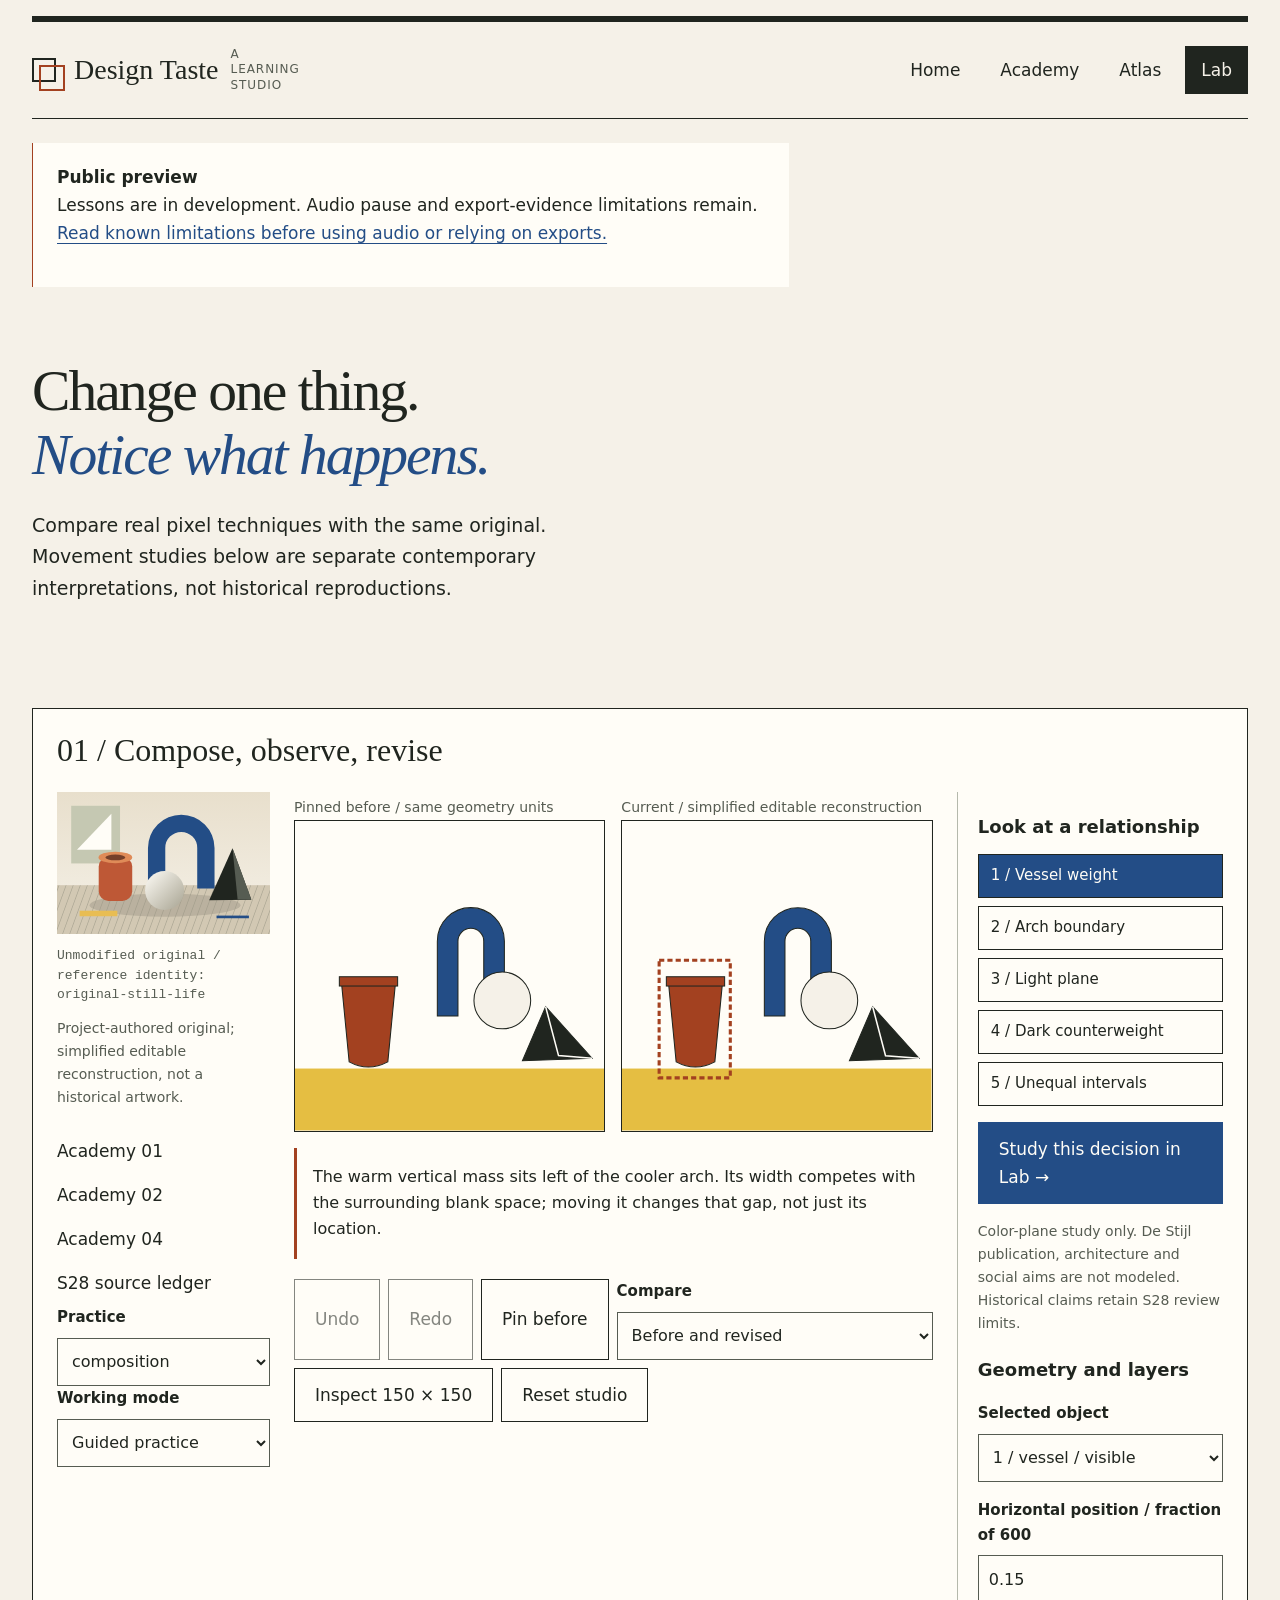
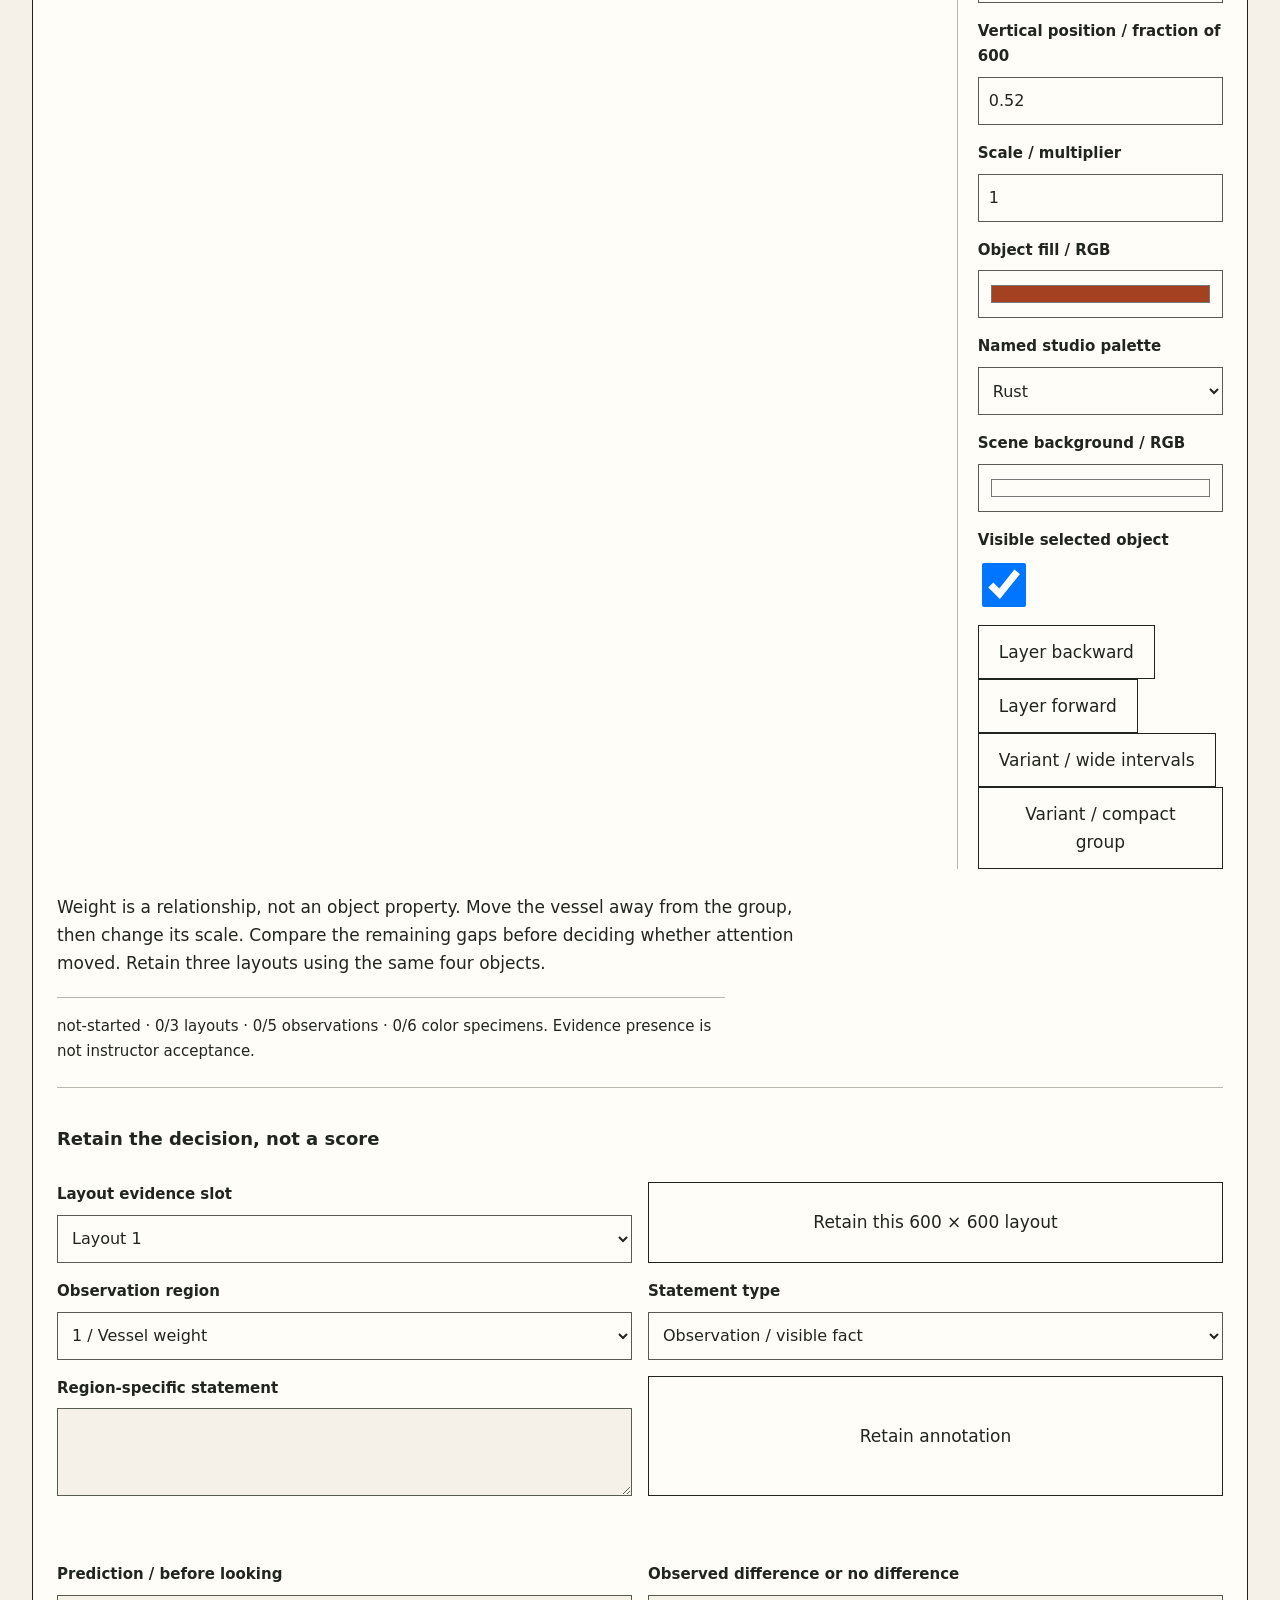
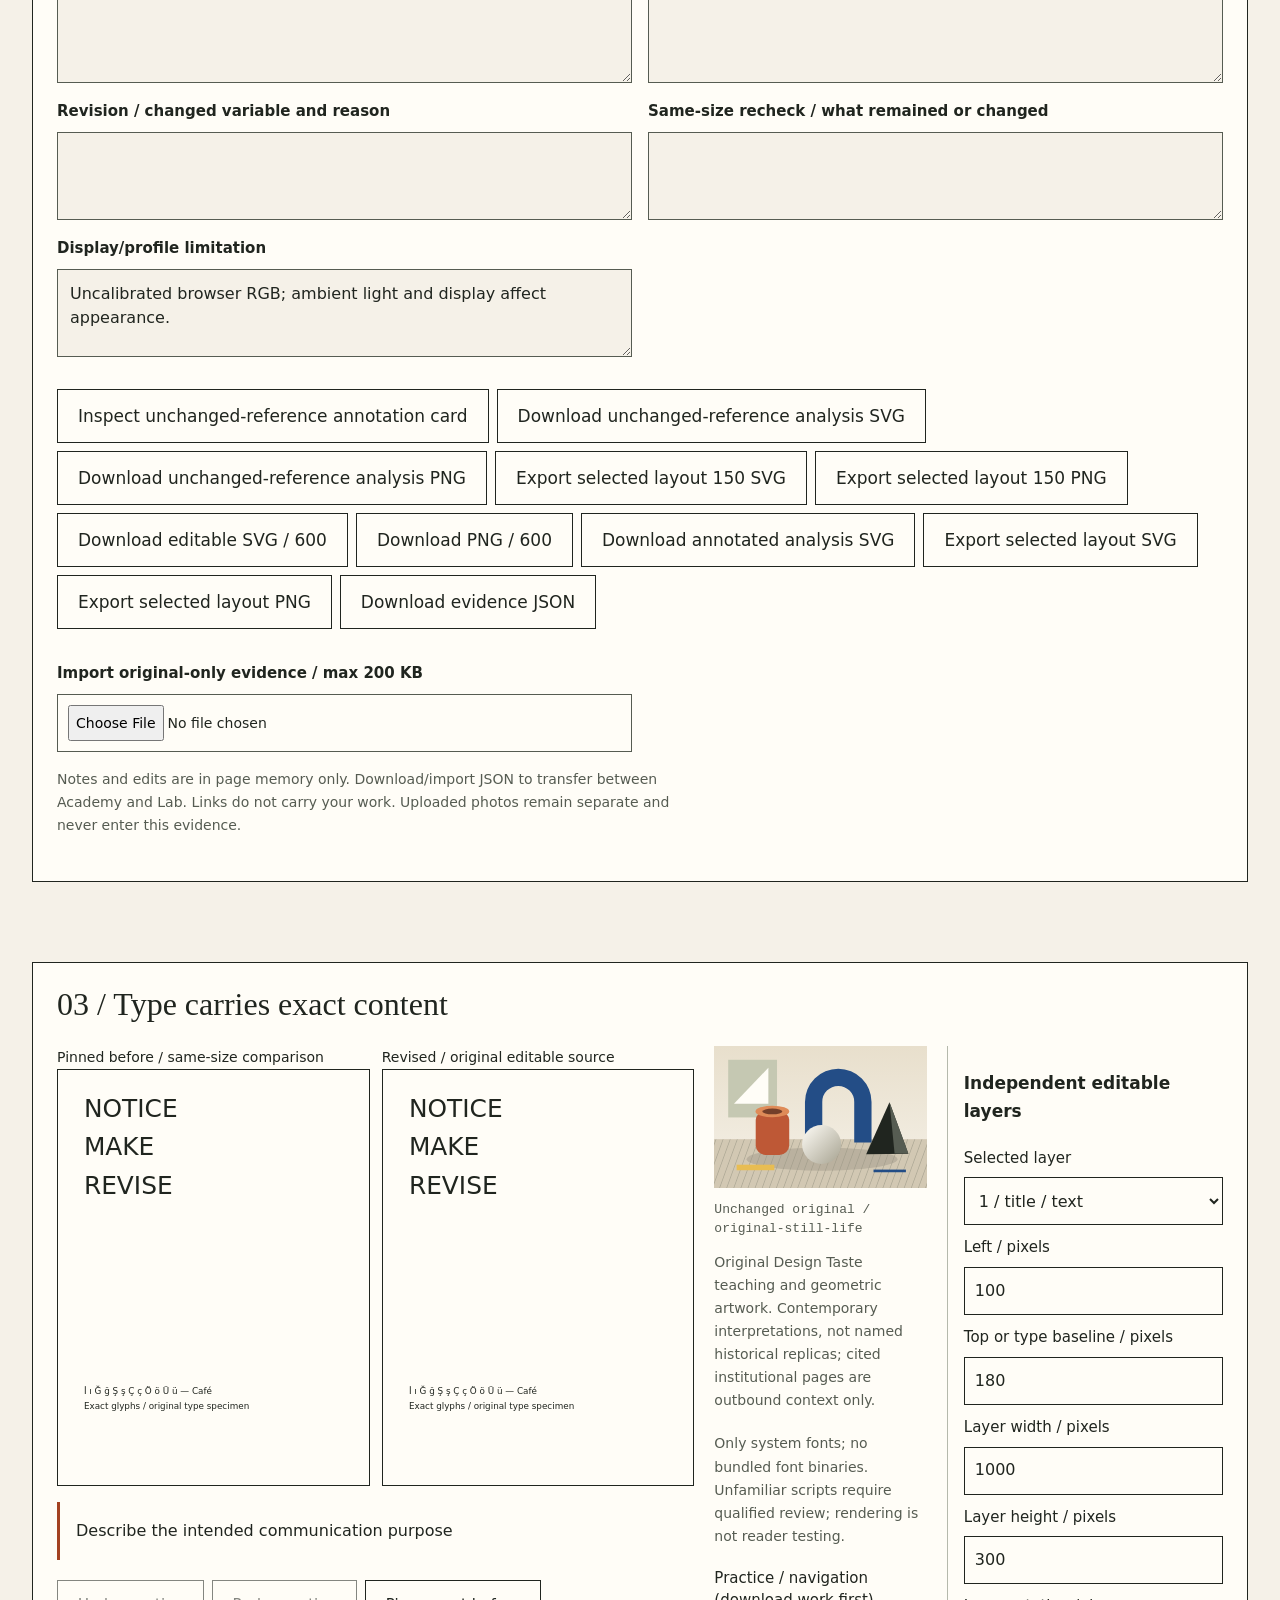
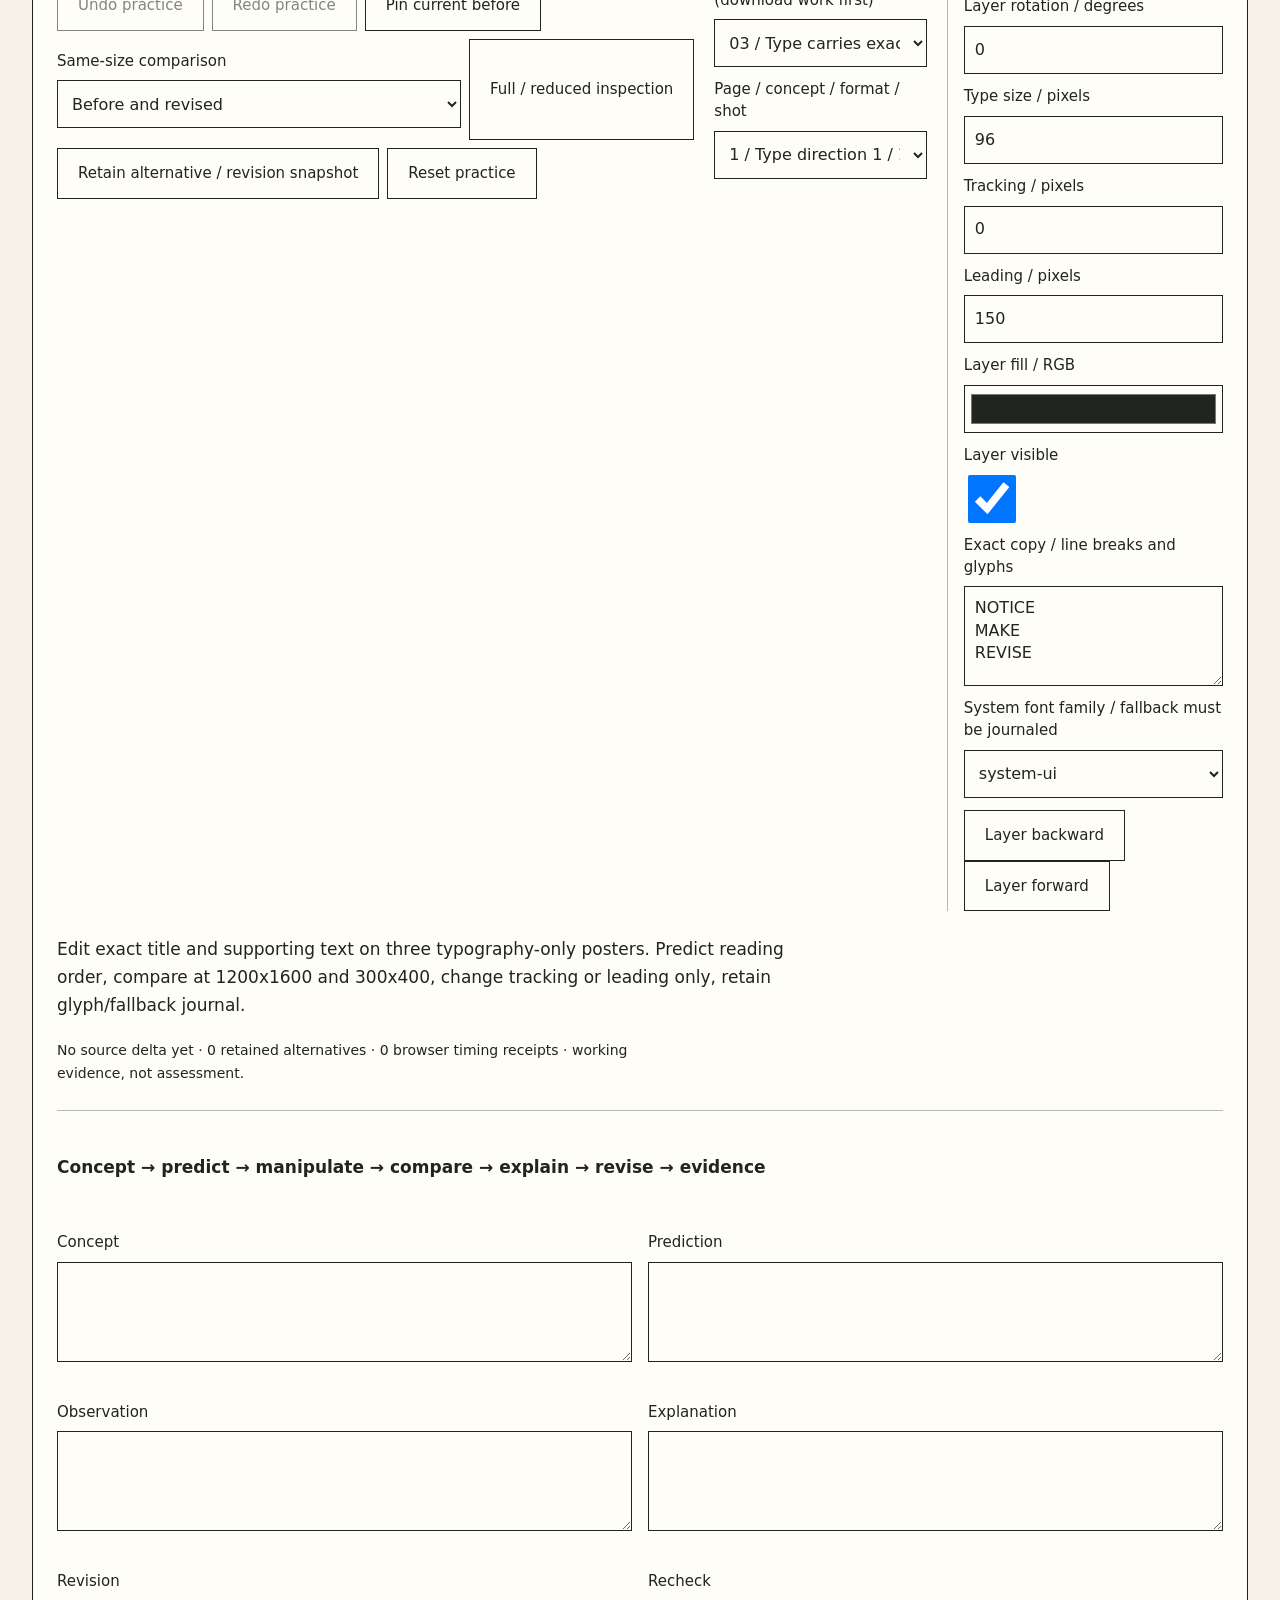
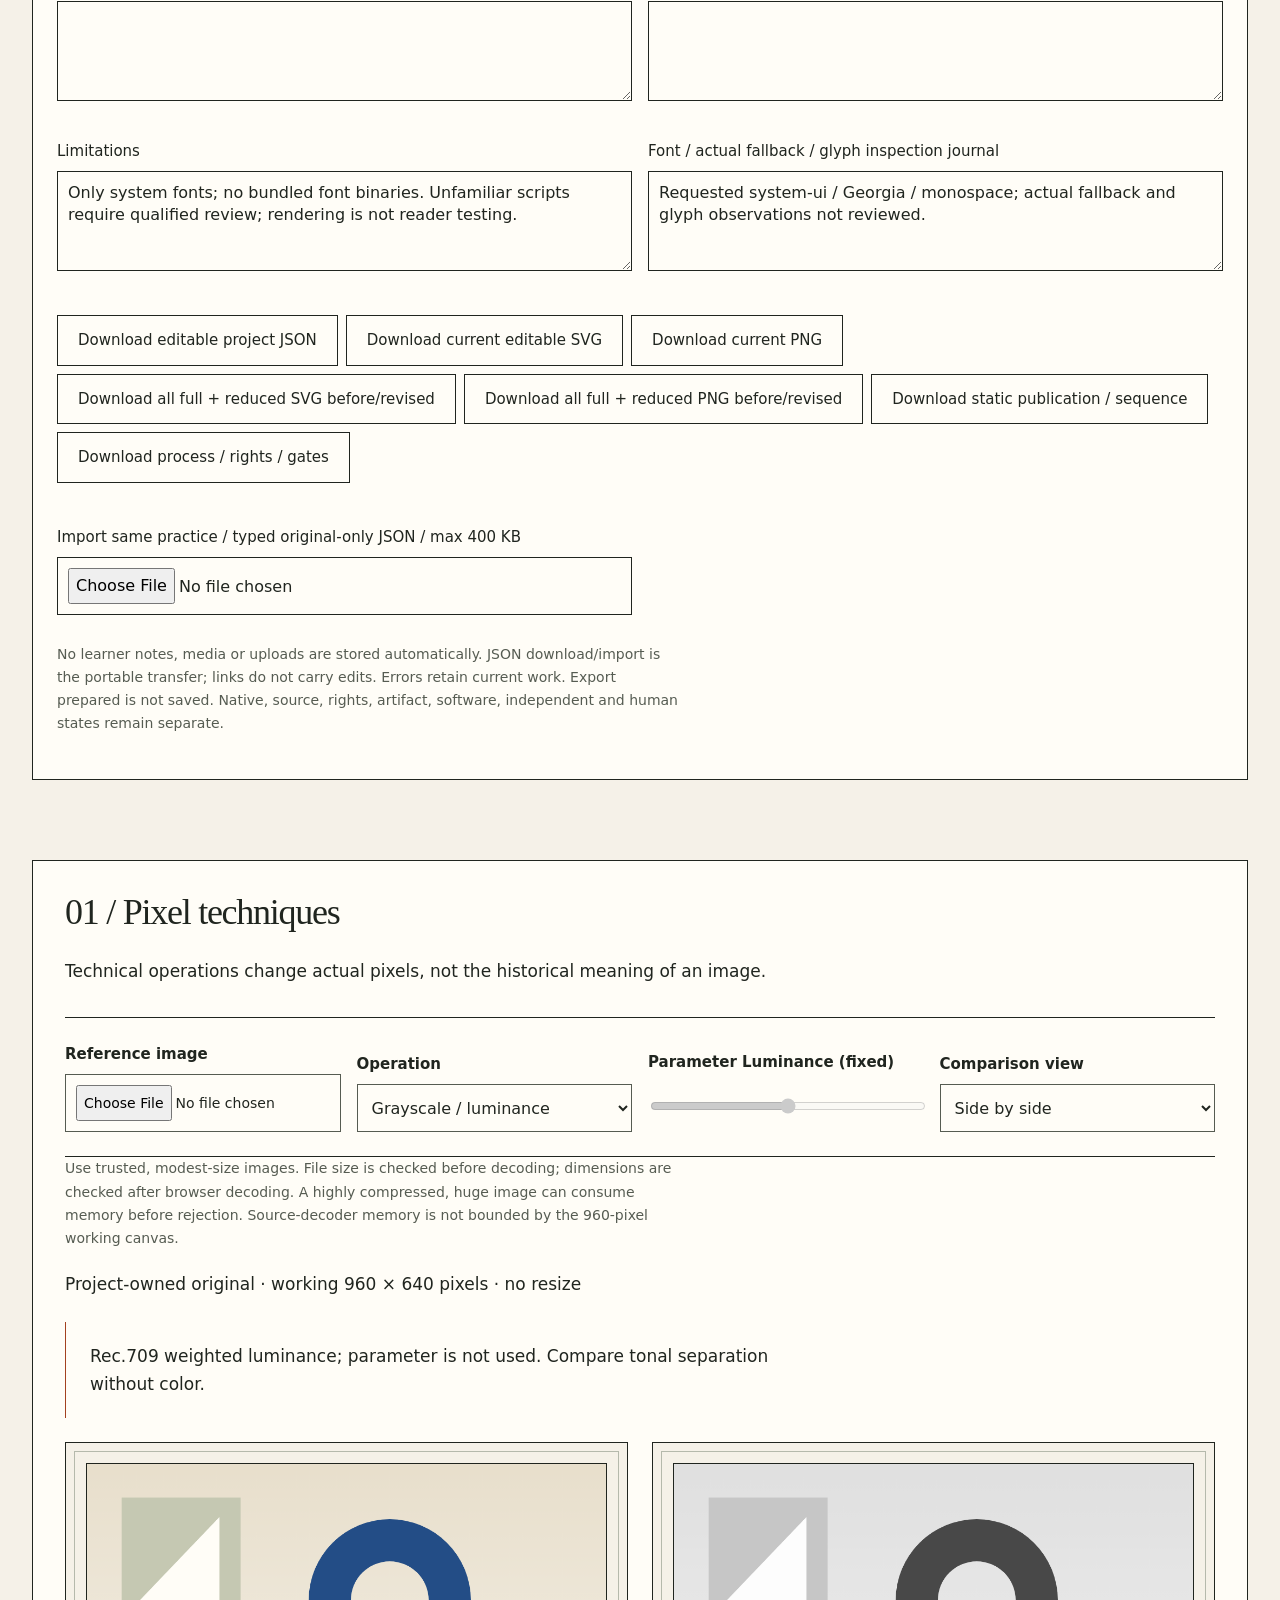
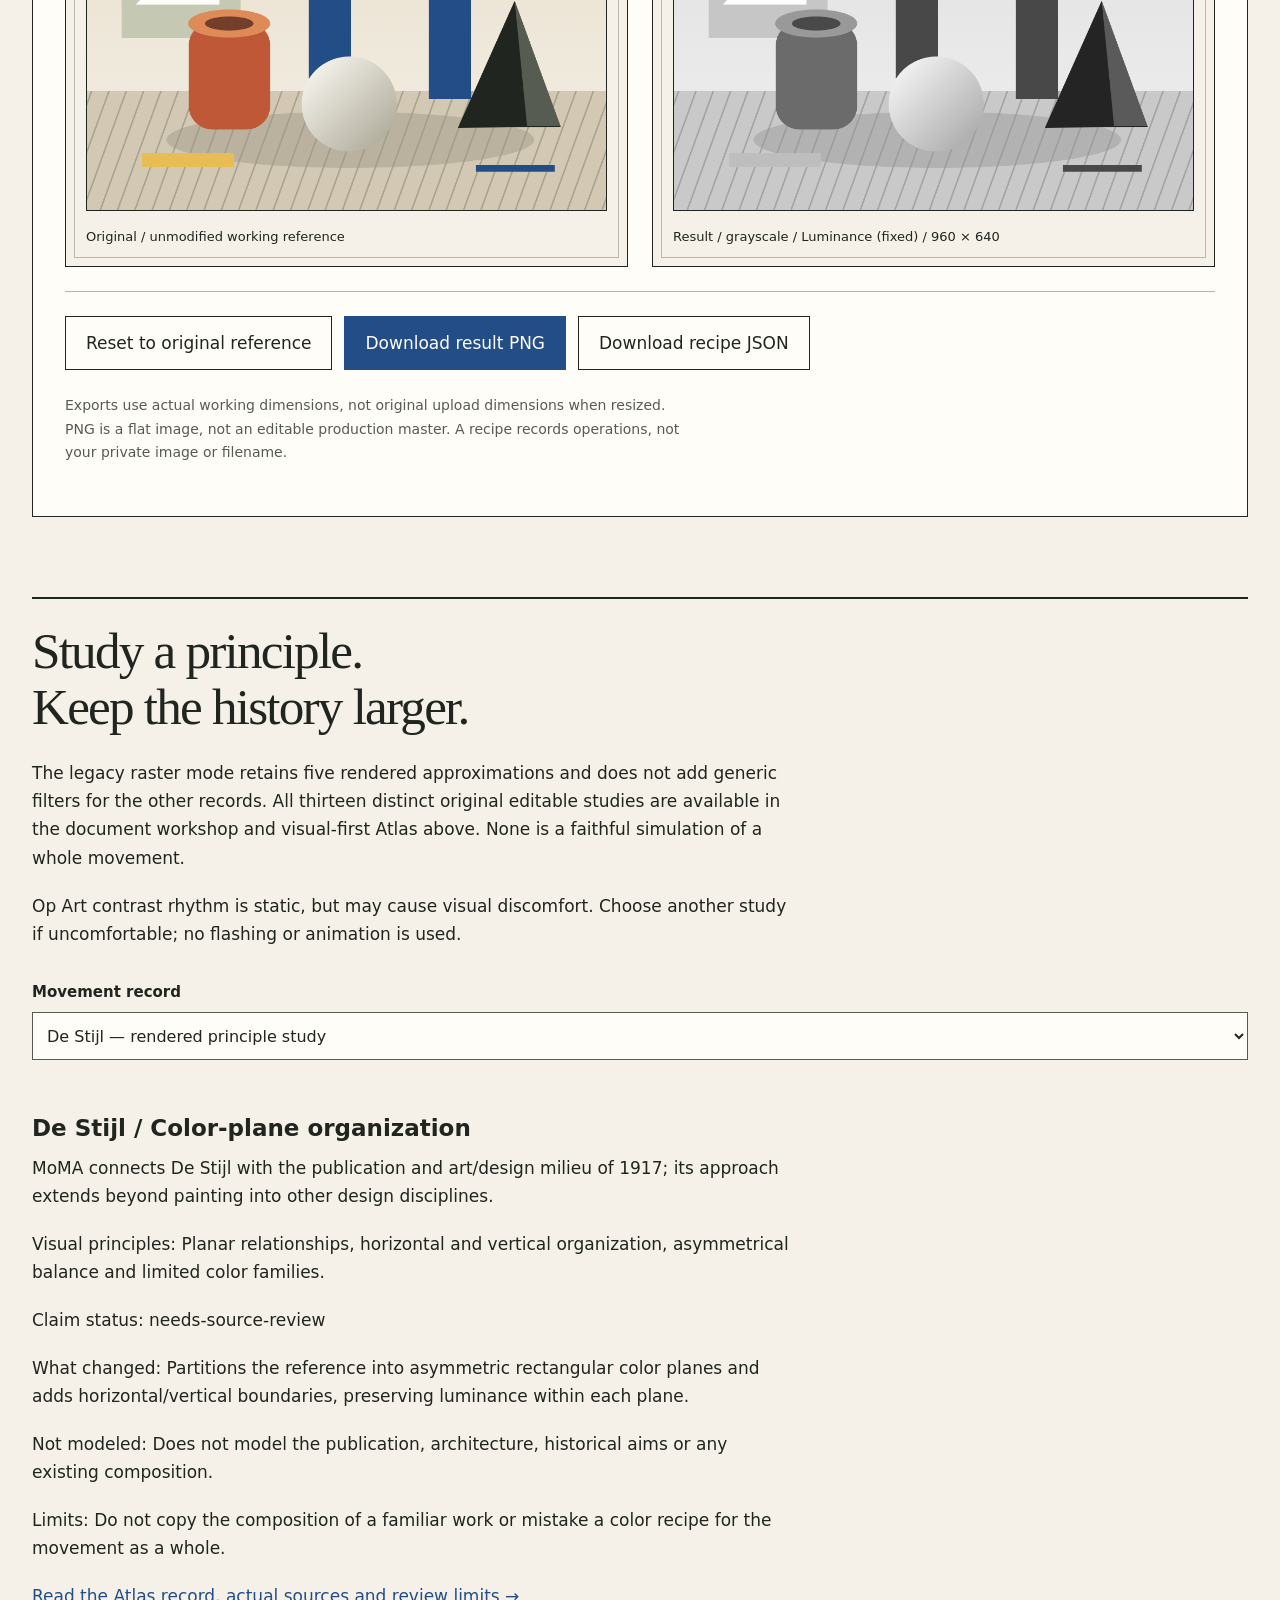
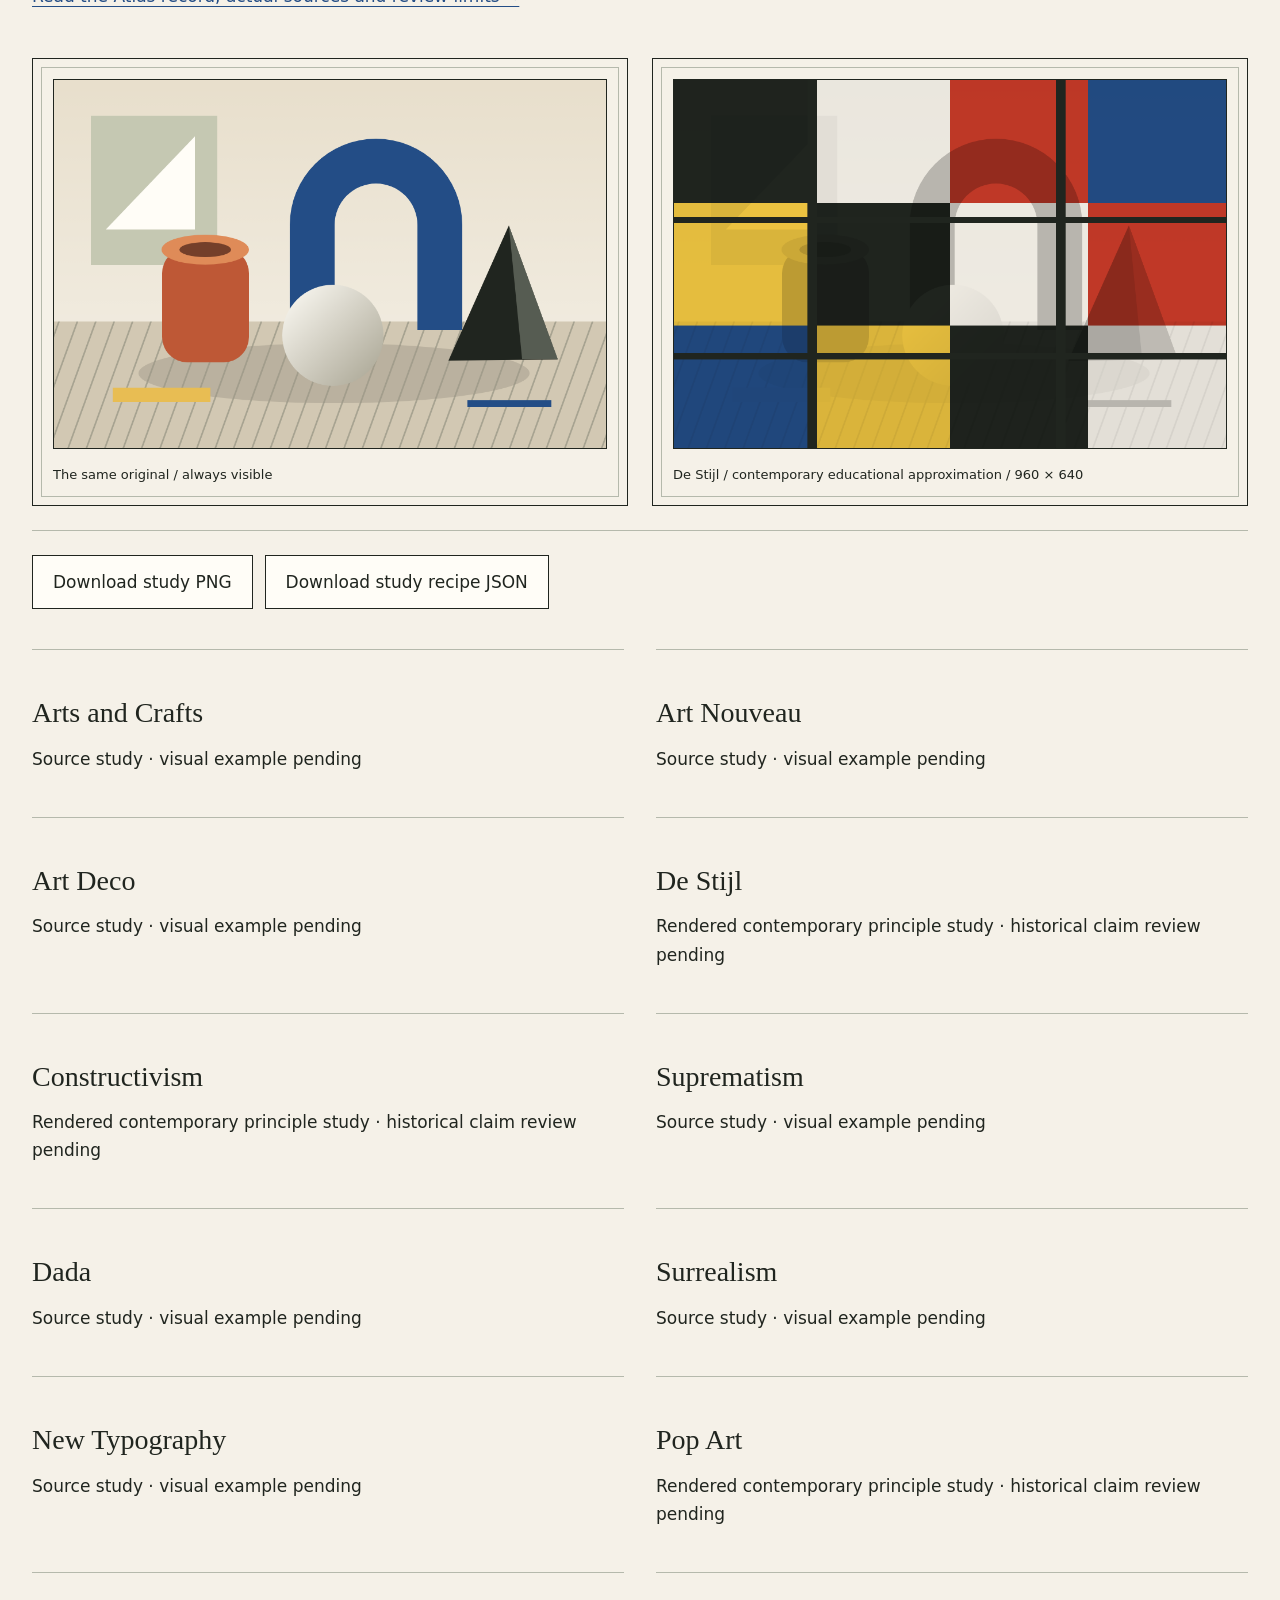
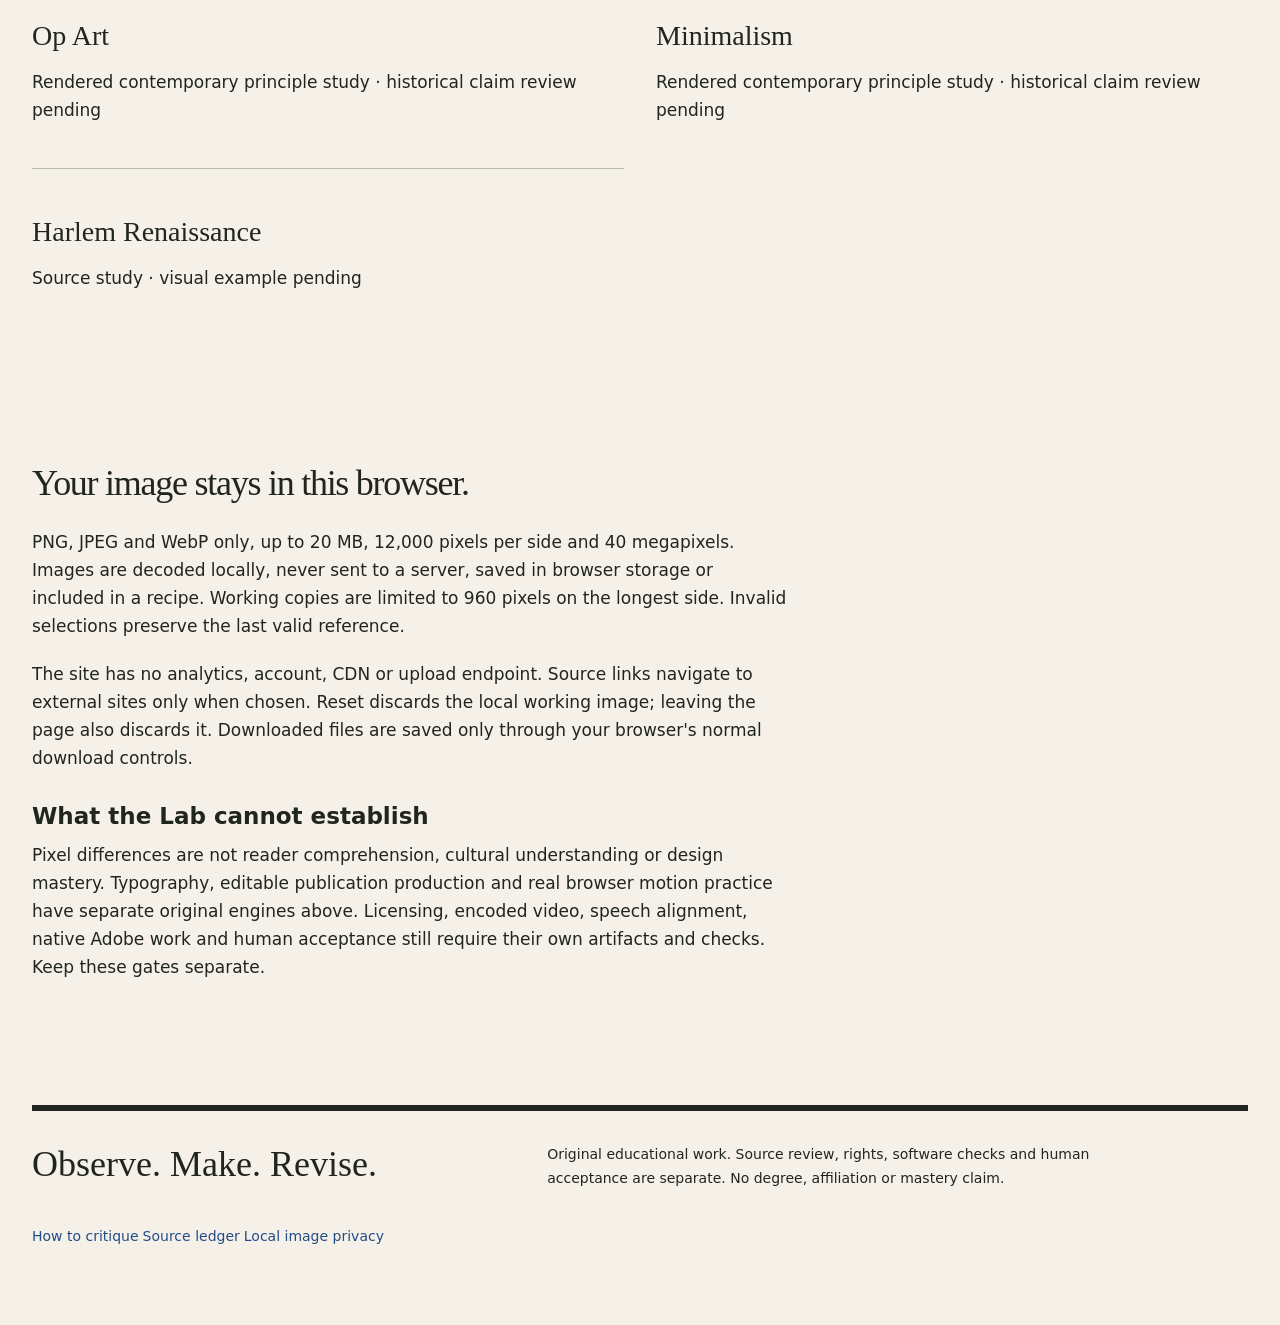
<file: web/lab.html>
<!doctype html>
<html lang="en"><head><meta charset="utf-8"><meta name="viewport" content="width=device-width, initial-scale=1"><meta name="description" content="A source-grounded studio for learning visual communication through observation, experiments and revision."><title>Lab · Design Taste</title><link rel="stylesheet" href="style.css"></head><body class="page-lab"><a class="skip" href="#main">Skip to content</a><header><a class="brand" href="index.html"><span class="mark" aria-hidden="true"></span>Design Taste<span class="brand-note">A learning studio</span></a><nav aria-label="Main"><a href="index.html">Home</a><a href="academy.html">Academy</a><a href="atlas.html">Atlas</a><a href="lab.html" aria-current="page">Lab</a></nav></header><main id="main"><aside class="note" aria-label="Preview status"><strong>Public preview</strong><p>Lessons are in development. Audio pause and export-evidence limitations remain. <a href="RELEASE-NOTES.md">Read known limitations before using audio or relying on exports.</a></p></aside><section class="page-intro"><figure class="intro-print"><img src="art/registration-strip.svg" width="1200" height="260" alt="Original Design Taste registration study: sighting, overlapping ink plates and sequential fields."><figcaption>Original studio graphics / not historical artwork</figcaption></figure><p class="eyebrow">Lab / a controlled visual experiment</p><h1>Change one thing.<br><em>Notice what happens.</em></h1><p class="lead">Compare real pixel techniques with the same original. Movement studies below are separate contemporary interpretations, not historical reproductions.</p><p id="lesson-return"></p></section>
<section id="editable-studio" aria-label="Original editable studio"><div class="studio-host" data-exercise="composition" data-lab="true"><h2>Original geometry studio</h2><p>Editable simplified reconstruction; not a historical artwork. JavaScript enables geometry, layers, comparison and evidence exports.</p><img src="reference.svg" width="960" height="640" alt="Unmodified project original reference"></div></section>
<section id="full-practice" aria-label="Original document, narrative and movement practice"><div class="practice-host" data-kind="lesson" data-id="03" data-lab="true"><h2>Original document and movement workshop</h2><p>Native SVG/Canvas teaching and editable practice for typography, research, original collage, identity, format series, publication, storyboard, motion, narrative and case study. Download/import portable JSON to transfer work. Native, encoded-video, speech and human gates are separate.</p><img src="reference.svg" width="960" height="640" alt="Unchanged original owned reference"><nav aria-label="Original practice source contracts"><a href="academy.html">All twelve canonical lesson contracts</a><a href="atlas.html">Thirteen original movement instructions and source ledger</a></nav><p>JavaScript enables controls. Source links and contracts stay readable without it; no automatic persistence.</p></div></section>
<section class="workbench" aria-labelledby="techniques-title"><div class="section-head"><h2 id="techniques-title">01 / Pixel techniques</h2><p>Technical operations change actual pixels, not the historical meaning of an image.</p></div><div class="lab-controls"><label>Reference image<input id="upload" type="file" accept="image/png,image/jpeg,image/webp" aria-describedby="decode-limit"></label><label>Operation<select id="effect"><option value="grayscale">Grayscale / luminance</option><option value="duotone">Duotone / ink to warm paper</option><option value="posterization">Posterization / discrete channel levels</option><option value="pixelation">Pixelation / nearest sample blocks</option><option value="threshold">Threshold / binary luminance</option><option value="edges">Edge detection / Sobel magnitude</option></select></label><label id="parameter-label">Parameter <output id="parameter-value">50</output><input id="parameter" type="range" min="0" max="100" value="50"></label><label>Comparison view<select id="comparison"><option value="both">Side by side</option><option value="original">Original only</option><option value="result">Result only</option></select></label></div><p id="decode-limit" class="small">Use trusted, modest-size images. File size is checked before decoding; dimensions are checked after browser decoding. A highly compressed, huge image can consume memory before rejection. Source-decoder memory is not bounded by the 960-pixel working canvas.</p><p id="file-error" role="alert"></p><p id="lab-status" aria-live="polite">Loading the original reference…</p><p id="technique-note" class="note"></p><div id="comparison-grid" class="comparison"><figure id="original-figure"><canvas id="original" width="960" height="640" role="img" aria-label="Original reference image before pixel operations">Original scene. Use a modern browser with Canvas support.</canvas><figcaption>Original / unmodified working reference</figcaption></figure><figure id="result-figure"><canvas id="result" width="960" height="640" role="img" aria-label="Transformed reference; operation and parameter described below">Technical result.</canvas><figcaption id="result-caption">Result / grayscale</figcaption></figure></div><div class="actions"><button id="reset">Reset to original reference</button><button id="download-png" class="primary">Download result PNG</button><button id="download-recipe">Download recipe JSON</button></div><p id="export-status" aria-live="polite"></p><p class="small">Exports use actual working dimensions, not original upload dimensions when resized. PNG is a flat image, not an editable production master. A recipe records operations, not your private image or filename.</p></section>
<section id="movement-studies"><div class="section-head"><p class="eyebrow">02 / Context, not a filter pack</p><h2>Study a principle.<br>Keep the history larger.</h2><p>The legacy raster mode retains five rendered approximations and does not add generic filters for the other records. All thirteen distinct original editable studies are available in the document workshop and visual-first Atlas above. None is a faithful simulation of a whole movement.</p><p>Op Art contrast rhythm is static, but may cause visual discomfort. Choose another study if uncomfortable; no flashing or animation is used.</p></div><label>Movement record<select id="study-select"></select></label><article id="study-context" class="prose"></article><div class="comparison"><figure><canvas id="study-original" width="960" height="640" role="img" aria-label="The same original working reference before the movement-principle study">Original reference.</canvas><figcaption>The same original / always visible</figcaption></figure><figure id="study-result-figure"><canvas id="study-result" width="960" height="640" role="img" aria-label="Contemporary movement-principle approximation, not a historical artwork">Educational study.</canvas><figcaption id="study-caption"></figcaption></figure></div><p id="pending-study" class="note" hidden>No legacy raster filter is implemented for this movement. Use its distinct original editable construction in the Atlas and document workshop; read the actual source before a historical claim.</p><div class="actions"><button id="download-study">Download study PNG</button><button id="download-study-recipe">Download study recipe JSON</button></div><div id="study-catalog" class="cards"></div></section>
<section id="privacy" class="prose"><h2>Your image stays in this browser.</h2><p>PNG, JPEG and WebP only, up to 20 MB, 12,000 pixels per side and 40 megapixels. Images are decoded locally, never sent to a server, saved in browser storage or included in a recipe. Working copies are limited to 960 pixels on the longest side. Invalid selections preserve the last valid reference.</p><p>The site has no analytics, account, CDN or upload endpoint. Source links navigate to external sites only when chosen. Reset discards the local working image; leaving the page also discards it. Downloaded files are saved only through your browser's normal download controls.</p><h3>What the Lab cannot establish</h3><p>Pixel differences are not reader comprehension, cultural understanding or design mastery. Typography, editable publication production and real browser motion practice have separate original engines above. Licensing, encoded video, speech alignment, native Adobe work and human acceptance still require their own artifacts and checks. Keep these gates separate.</p></section>
</main><footer><strong>Observe. Make. Revise.</strong><p>Original educational work. Source review, rights, software checks and human acceptance are separate. No degree, affiliation or mastery claim.</p><nav aria-label="Further reading"><a href="academy.html#assessment">How to critique</a><a href="atlas.html#sources">Source ledger</a><a href="lab.html#privacy">Local image privacy</a></nav></footer><script type="module" src="app.mjs"></script></body></html>
</file>
<file: web/style.css>
/* Original learning studio: native tools around a dominant, shared SVG stage. */
.studio{border:1px solid var(--ink);padding:24px;background:var(--surface);margin:24px 0;min-width:0}.studio h3{font-family:Georgia,serif;font-size:32px}.studio-grid{display:grid;grid-template-columns:minmax(140px,1fr) minmax(280px,3fr) minmax(200px,1.25fr);gap:24px;align-items:start}.studio-grid>*{min-width:0}.studio-grid h4,.studio-evidence h4{font-size:18px;margin:20px 0 12px}.studio-rail nav{display:block}.studio-rail nav a{display:block;padding:8px 0}.studio-inspector{border-left:1px solid var(--rule);padding-left:20px}.studio-inspector label{margin:16px 0}.hotspots{display:grid;gap:8px}.hotspots button{justify-content:start;text-align:left;font-size:15px;padding:8px 12px}.hotspots button[aria-pressed=true]{background:var(--primary);color:var(--surface)}.studio-stage svg,.studio-before svg{display:block;width:100%;height:auto;max-width:600px;border:1px solid var(--ink);background:var(--paper)}.studio-stage.inspection-small svg,.studio-before:has(svg[width="150"]) svg{width:150px;height:150px;max-width:none}.studio-comparison{display:grid;grid-template-columns:1fr;gap:16px}.studio-comparison{grid-template-columns:repeat(2,minmax(0,1fr))}.studio-before{max-width:600px}.studio-before:before{content:'Pinned before / same geometry units';font-size:14px;color:var(--muted)}.studio-stage:before{content:'Current / simplified editable reconstruction';font-size:14px;color:var(--muted)}.region-explanation{border-left:3px solid var(--accent);padding:16px;margin-top:16px;font-size:16px}.studio-actions{display:flex;flex-wrap:wrap;gap:8px;margin:16px 0}.studio-actions>*{max-width:100%}.studio-actions label{flex:1 1 160px}.studio-evidence{border-top:1px solid var(--rule);margin-top:24px;padding-top:16px;display:grid;grid-template-columns:repeat(2,minmax(0,1fr));gap:16px}.studio-evidence>h4,.studio-evidence>ol,.studio-evidence>.studio-actions,.studio-evidence>p{grid-column:1/-1}.studio textarea{display:block;width:100%;min-height:88px;margin-top:8px;padding:12px;font:16px/1.5 system-ui;color:var(--ink);background:var(--paper);border:1px solid var(--muted);resize:vertical}.studio input[type=checkbox]{width:44px;height:44px}.studio-teaching{margin-top:24px}.studio-status{border-top:1px solid var(--rule);padding-top:16px;font-size:15px}.studio-message{color:var(--accent)}.color-specimens{display:grid;grid-template-columns:repeat(2,minmax(0,1fr));gap:16px;margin-top:16px}.color-specimens svg{width:100%;height:auto}.color-specimens figure{border:1px solid var(--rule);padding:12px}.color-specimens button{margin:8px 8px 0 0;padding:8px 12px}.studio [hidden]{display:none!important}.lesson:has(.studio-host) .prose{max-width:none}.level-section:has(.studio-host){display:block}.record:has(.studio-host) article{max-width:none;margin-left:0}.studio .button{margin:16px 0}.studio-rail .small{font-size:14px}body:has(.studio-host) .page-intro .intro-print{display:none}
@media(max-width:1000px){.studio-grid{grid-template-columns:minmax(0,2fr) minmax(200px,1fr)}.studio-center{grid-column:1;grid-row:1}.studio-rail{grid-column:1;grid-row:2}.studio-inspector{grid-column:2;grid-row:1 / span 2}.studio-rail figure{max-width:300px}}
@media(max-width:760px){.studio{padding:16px}.studio-grid{display:flex;flex-direction:column}.studio-center{width:100%;order:0}.studio-comparison{grid-template-columns:minmax(0,1fr)}.studio-inspector{width:100%;order:1;border-left:0;padding-left:0}.studio-rail{width:100%;order:2}.studio-evidence{grid-template-columns:minmax(0,1fr)}.studio-evidence>*{grid-column:1}.studio h3{font-size:28px}.studio-stage.inspection-small svg{width:150px;height:150px}.color-specimens{grid-template-columns:minmax(0,1fr)}}

:root{--paper:#f5f1e8;--surface:#fffdf7;--ink:#20251f;--muted:#565c52;--primary:#234d86;--accent:#a34120;--rule:#b5b9ac;--space:8px;--measure:70ch}*{box-sizing:border-box}html{scroll-behavior:smooth}body{margin:0;background:var(--paper);color:var(--ink);font:17px/1.65 system-ui,-apple-system,sans-serif}a{color:var(--primary);text-underline-offset:4px;overflow-wrap:anywhere}a:hover{color:var(--accent)}:focus-visible{outline:3px solid var(--primary);outline-offset:5px}header,main,footer{width:min(1280px,100% - 64px);margin:auto}header{display:flex;justify-content:space-between;align-items:center;gap:24px;border-bottom:1px solid var(--ink);padding:24px 0}nav{display:flex;flex-wrap:wrap;gap:8px}nav a{padding:10px 16px;text-decoration:none;min-height:44px;color:var(--ink)}nav a[aria-current]{background:var(--ink);color:var(--paper)}.brand{display:flex;gap:12px;align-items:center;font-weight:650;font-size:22px;text-decoration:none;color:var(--ink)}.brand-note{font:12px/1.3 system-ui;text-transform:uppercase;letter-spacing:.08em;max-width:70px;color:var(--muted)}.mark{width:24px;height:24px;border:3px solid var(--ink);box-shadow:6px 6px 0 var(--primary);display:inline-block;margin-right:6px}.skip{position:absolute;left:16px;top:-100px;background:var(--surface);padding:16px;z-index:2}.skip:focus{top:16px}h1,h2,h3{line-height:1.1;font-weight:400;margin:0 0 24px}h1,h2{font-family:Georgia,'Times New Roman',serif;letter-spacing:-.035em}h1{font-size:clamp(48px,6.5vw,92px)}h2{font-size:clamp(32px,4vw,52px)}h3{font-size:26px}em{color:var(--primary);font-weight:400}p{margin:0 0 20px;max-width:var(--measure)}.lead{font-size:21px;max-width:50ch}.eyebrow,.index{font:12px/1.5 ui-monospace,monospace;text-transform:uppercase;letter-spacing:.08em}.eyebrow{color:var(--accent);margin-bottom:24px}.small,.status{font-size:14px;color:var(--muted)}section{margin:64px 0 80px}.hero{display:grid;grid-template-columns:1.05fr 1fr;align-items:center;gap:48px;padding:32px 0}.hero-art{margin:0;transform:rotate(-2deg);background:var(--surface);padding:16px;border:1px solid var(--rule)}figure{margin:0}img{display:block;width:100%;height:auto}figcaption{font:13px/1.5 ui-monospace,monospace;padding:12px 0;color:var(--muted)}.button,button{display:inline-flex;align-items:center;justify-content:center;min-height:44px;padding:12px 20px;background:var(--surface);border:1px solid var(--ink);border-radius:0;color:var(--ink);font:inherit;text-decoration:none;cursor:pointer}.primary{background:var(--primary);color:var(--surface);border-color:var(--primary)}button:hover,.button:hover{background:var(--ink);color:var(--surface)}button:disabled{opacity:.55;cursor:not-allowed}.hero .small{margin-top:24px}.section-head{border-top:1px solid var(--ink);padding-top:24px;margin-bottom:32px}.cards{display:grid;grid-template-columns:repeat(3,minmax(0,1fr));gap:24px}.card{padding:24px 0;border-top:1px solid var(--rule);text-decoration:none;color:var(--ink);display:block}.card h3{font-family:Georgia,serif;font-size:32px;margin:24px 0 16px}.card span:last-child{color:var(--primary)}.cover-section{display:grid;grid-template-columns:300px 1fr;gap:64px;align-items:center}.cover-section figure{padding:24px;background:#e6decd}.page-intro{max-width:1000px;padding-top:24px}.subnav{border-top:1px solid var(--rule);border-bottom:1px solid var(--rule);padding:8px 0}.lesson,.record{border-top:1px solid var(--rule)}summary{cursor:pointer;min-height:64px;padding:24px 8px;display:flex;align-items:center;gap:24px;font-size:21px;list-style:none}summary::-webkit-details-marker{display:none}summary .index{min-width:130px;color:var(--muted)}summary .open-label{font:13px system-ui;margin-left:auto;color:var(--primary);white-space:nowrap}details[open]>summary{background:var(--surface);border-bottom:1px solid var(--rule)}details[open]>summary .open-label{color:var(--accent)}.prose{max-width:var(--measure);padding:24px 0}.prose h2{font-size:36px;margin-top:24px}.prose h3{font-size:23px;font-weight:600;margin:32px 0 12px}.lesson article,.record article{margin-left:162px}.note{background:var(--surface);border-left:3px solid var(--accent);padding:20px 24px;margin:24px 0;max-width:var(--measure)}.note .button{margin:8px 16px 8px 0}.filters,.lab-controls{display:grid;grid-template-columns:repeat(4,minmax(0,1fr));gap:16px;align-items:end}label{display:block;font-size:15px;font-weight:600}input,select{display:block;max-width:100%;width:100%;min-height:48px;margin-top:8px;border:1px solid var(--muted);background:var(--surface);color:var(--ink);padding:10px;font:16px system-ui;border-radius:0}input[type=range]{padding:8px 0;accent-color:var(--primary)}input[type=file]{font-size:14px}input[type=file]::file-selector-button{min-height:36px;font:inherit}.source{border-top:1px solid var(--rule);padding:8px 0}.source summary{font-size:17px;padding:12px 0}.source-link{display:block;min-height:44px;padding:8px 0}.review{padding:16px;border-left:3px solid var(--primary);background:var(--surface);margin:16px 0}.comparison{display:grid;grid-template-columns:repeat(2,minmax(0,1fr));gap:24px;margin:24px 0}.comparison figure{min-width:0}canvas{display:block;width:100%;height:auto;background:var(--surface);border:1px solid var(--rule)}.comparison.single{grid-template-columns:1fr;max-width:800px}.actions{display:flex;flex-wrap:wrap;gap:12px;margin:24px 0}#study-catalog{margin-top:40px}#file-error{color:var(--accent);font-weight:600;margin-top:16px}footer{border-top:1px solid var(--ink);padding:32px 0 64px;font-size:14px}footer strong{font:28px Georgia,serif;display:block;margin-bottom:16px}[hidden]{display:none!important}body,main,section,article,div{min-width:0}p,summary{overflow-wrap:anywhere}@media(max-width:900px){.hero{gap:24px}.brand-note{display:none}.filters,.lab-controls{grid-template-columns:repeat(2,minmax(0,1fr))}.lesson article,.record article{margin-left:24px}}@media(max-width:760px){header,main,footer{width:calc(100% - 32px)}header{flex-direction:column;align-items:flex-start;padding:20px 0 12px;gap:16px}nav{width:100%;gap:4px}nav a{padding:10px 12px}.hero,.cover-section{grid-template-columns:1fr;gap:32px}.hero-art{transform:none}.hero{padding:0}.cards{grid-template-columns:1fr}.comparison{grid-template-columns:1fr}.cover-section figure{max-width:320px}.lead{font-size:19px}.page-intro{padding-top:0}section{margin:40px 0 56px}summary{gap:12px;flex-wrap:wrap;font-size:19px}summary .index{min-width:0;width:100%}summary .open-label{margin-left:0}.lesson article,.record article{margin:0;padding:24px 8px}.filters,.lab-controls{grid-template-columns:1fr}.subnav{display:block}.subnav a{display:block}.comparison.single{max-width:100%}.brand{font-size:23px}.note{padding:16px}.hero .small{max-width:100%}}/* The print workshop: artifact fields, catalogue rules, quiet operating tools. */
::selection{background:var(--primary);color:var(--surface)}input{caret-color:var(--primary)}input::placeholder{color:var(--muted);opacity:1}html{scrollbar-color:var(--primary) var(--paper)}h1,h2{text-wrap:balance}header{border-top:6px solid var(--ink);margin-top:16px}.mark{box-shadow:none;position:relative;border-width:2px}.mark:after{content:'';position:absolute;width:22px;height:22px;left:5px;top:5px;border:2px solid var(--accent)}.brand{font-family:Georgia,serif;font-weight:400;font-size:28px}.brand-note{font-family:system-ui}.eyebrow{font:13px/1.5 system-ui;letter-spacing:.03em;text-transform:none}.hero>div>.eyebrow,.page-intro>.eyebrow,.section-head>.eyebrow{display:none}.hero{grid-template-columns:1fr 1fr;gap:64px;align-items:start;margin-top:48px}.hero>div{padding-top:72px}.hero h1{font-size:clamp(48px,6vw,88px);line-height:1.04;max-width:10ch}.hero h1 em{display:inline-block;margin-top:12px}.hero-art{position:relative;transform:none;padding:0 0 110px;background:none;border:none}.press-sheet{width:88%;margin-left:12%;border:1px solid var(--ink)}.print-credit{margin-left:60%;max-width:40%}.reference-inset{width:54%;position:absolute;left:0;bottom:0;background:var(--surface);padding:12px;border:1px solid var(--ink)}.reference-inset figcaption{font-size:12px;padding-bottom:0}.section-head{border-top:2px solid var(--ink)}.page-index .cards{display:block;counter-reset:studio}.page-index .card{display:grid;grid-template-columns:180px 1fr 1fr;column-gap:32px;padding:32px 0;border-top:1px solid var(--ink);align-items:baseline}.page-index .card h3{font-size:40px;margin:0}.page-index .card p{grid-column:3;grid-row:1 / span 2;margin:0}.page-index .card>span:last-child{grid-column:2;font-size:15px;padding-top:12px}.page-index .card:nth-child(2){margin-left:8%}.page-index .card:nth-child(3){margin-left:16%}.page-index .cover-section{padding:48px 0;border-top:1px solid var(--ink);border-bottom:1px solid var(--ink);grid-template-columns:1fr 1.4fr;gap:80px}.cover-section figure{background:none;max-width:360px;border:1px solid var(--ink);padding:24px;margin-left:32px;position:relative}.cover-section figure:before{content:'';position:absolute;inset:-12px 12px 12px -12px;border:1px solid var(--accent);pointer-events:none}.cover-section .eyebrow{font-size:14px}.page-intro{display:grid;grid-template-columns:1.6fr 1fr;gap:0 48px;max-width:none;margin-top:48px;margin-bottom:48px}.page-intro h1{grid-column:1;grid-row:1;font-size:clamp(46px,5.5vw,80px)}.page-intro>.lead{grid-column:1;font-size:19px}.intro-print{grid-column:2;grid-row:1 / span 3;align-self:center;border-top:1px solid var(--ink);border-bottom:1px solid var(--ink);padding:16px 0}.intro-print img{height:200px;object-fit:cover;object-position:left}.intro-print figcaption{font:12px/1.5 system-ui}.page-atlas .intro-print img{object-position:right}.page-lab .intro-print img{object-position:center}.page-intro #lesson-return{grid-column:1}.subnav a{font-size:15px}.level-section{display:grid;grid-template-columns:340px 1fr;gap:64px;margin-top:88px}.level-section .section-head{padding-top:0}.level-section h2{font-size:44px;margin-top:24px}.level-section .section-head p{font-size:16px}.level-print{height:150px;background-image:url('art/registration-strip.svg');background-size:300% 100%;background-position:left}.level-section:nth-of-type(3) .level-print{background-position:center}.level-section:nth-of-type(4) .level-print{background-position:right}.lesson summary{padding:24px 0;gap:24px;align-items:baseline}.lesson summary .index{font:italic 40px/1 Georgia,serif;min-width:56px;color:var(--accent)}.lesson summary>span:nth-child(2){font:26px/1.25 Georgia,serif}.lesson summary .open-label{font-size:12px}.lesson article{margin-left:0}.lesson[open]{border-bottom:2px solid var(--ink)}.lesson[open]>summary{background:none}.lesson .prose{padding-left:16px;padding-right:16px}.note,.review{border-left-width:1px}.filters{border-top:2px solid var(--ink);border-bottom:1px solid var(--ink);padding:24px 0}.record-list{border-bottom:2px solid var(--ink)}.record summary{gap:32px;padding:24px 8px;align-items:baseline}.record summary .index{min-width:160px;font:12px/1.5 system-ui;text-transform:uppercase;letter-spacing:.06em}.record summary>span:nth-child(2){font:32px/1.15 Georgia,serif}.record:nth-child(3n+2)>summary{padding-left:40px}.record article{margin-left:200px}.record[open]>summary{background:var(--surface);border-top:2px solid var(--primary)}.status{border-top:1px solid var(--ink);border-bottom:1px solid var(--ink);padding:12px 0;color:var(--ink)}#sources{margin-top:96px}.source summary{font-size:16px}.workbench{border:1px solid var(--ink);padding:32px;background:var(--surface)}.workbench .section-head{border-top:0;padding-top:0}.workbench h2{font-size:36px}.lab-controls{padding:24px 0;border-top:1px solid var(--ink);border-bottom:1px solid var(--ink)}.comparison figure{padding:20px;background:var(--paper);border:1px solid var(--ink);position:relative}.comparison figure:before{content:'';position:absolute;inset:8px;border:1px solid var(--rule);pointer-events:none}.comparison canvas{border:1px solid var(--ink)}.comparison figcaption{font:13px/1.5 system-ui;padding:16px 0 0;color:var(--ink)}.actions{border-top:1px solid var(--rule);padding-top:24px}#study-catalog{grid-template-columns:1fr 1fr;gap:0 32px}#study-catalog .card{padding:24px 0}#study-catalog .card h3{font-size:28px}.page-lab .page-intro{grid-template-columns:2fr 1fr}.page-lab .page-intro h1{font-size:clamp(46px,4.5vw,64px)}footer{border-top:6px solid var(--ink);display:grid;grid-template-columns:1fr 1.5fr;gap:16px 48px}footer strong{font-size:36px}footer p{grid-column:2;grid-row:1 / span 2}footer nav{grid-column:1;gap:4px}footer nav a{color:var(--primary);padding:8px 0;font-size:14px}
@media(max-width:1100px){.level-section{grid-template-columns:260px 1fr;gap:32px}.hero{gap:32px}.hero>div{padding-top:24px}.page-index .card{grid-template-columns:140px 1fr 1fr;gap:16px}.lesson summary{flex-wrap:wrap}.lesson summary .open-label{margin-left:80px}.record article{margin-left:32px}}
@media(max-width:760px){header{margin-top:8px}.hero{grid-template-columns:1fr;margin-top:32px;gap:24px}.hero>div{padding-top:0}.hero h1{max-width:none;font-size:56px}.hero-art{padding-bottom:90px}.press-sheet{width:80%;max-height:440px;object-fit:contain;margin-left:20%;background:var(--surface)}.print-credit{margin-left:60%;font-size:12px}.reference-inset{width:52%}.page-index .card{grid-template-columns:1fr;gap:12px;padding:24px 0}.page-index .card:nth-child(n){margin-left:0}.page-index .card h3{font-size:36px}.page-index .card p,.page-index .card>span:last-child{grid-column:1;grid-row:auto}.page-index .cover-section{grid-template-columns:1fr;gap:40px;padding:32px 0}.cover-section figure{margin-left:12px;width:calc(100% - 24px)}.page-intro,.page-lab .page-intro{grid-template-columns:1fr;gap:16px;margin-top:32px}.page-intro h1{grid-row:auto;font-size:48px}.intro-print{grid-column:1;grid-row:auto;order:0}.intro-print img{height:112px;object-fit:cover}.page-intro h1{order:1}.page-intro>.lead{order:2}.page-intro #lesson-return{order:3}.level-section{display:block;margin-top:56px}.level-print{height:100px;max-width:360px}.level-section .section-head{margin-bottom:16px}.level-section h2{font-size:38px}.lesson summary .index{width:auto;min-width:44px;font-size:34px}.lesson summary>span:nth-child(2){flex:1;font-size:24px}.lesson summary .open-label{width:100%;margin-left:68px}.record summary{gap:12px}.record summary .index{width:100%}.record summary>span:nth-child(2){font-size:28px}.record:nth-child(n)>summary{padding-left:8px}.record article{margin-left:0}.workbench{padding:16px}.workbench h2{font-size:30px}.comparison figure{padding:16px}.comparison figure:before{inset:6px}#study-catalog{grid-template-columns:1fr}footer{display:block}footer strong{font-size:32px}footer p{margin-top:24px}}
@media(prefers-reduced-motion:reduce){html{scroll-behavior:auto}*,*::before,*::after{animation:none!important;transition:none!important}}
/* Shared original document/timeline workshop; no framework or copied visual assets. */
.practice{container-type:inline-size;max-width:100%;overflow-wrap:anywhere}.practice-grid{display:grid;grid-template-columns:minmax(0,3fr) minmax(0,1fr) minmax(180px,1.3fr);gap:20px;align-items:start}.practice-grid>*{min-width:0}.practice-center{grid-column:1}.practice-rail{grid-column:2;font-size:14px}.practice-inspector{grid-column:3;border-left:1px solid var(--rule);padding-left:16px}.practice-comparison{display:grid;grid-template-columns:repeat(2,minmax(0,1fr));gap:12px}.practice-stage svg,.practice-before svg,.original-analysis-preview svg{display:block;width:100%;height:auto;border:1px solid var(--ink);max-width:100%}.practice-before:before{content:'Pinned before / same-size comparison';display:block;font-size:14px}.practice-stage:before{content:'Revised / original editable source';display:block;font-size:14px}.practice-comparison:has(.practice-before[hidden]),.practice-comparison:has(.practice-stage[hidden]){grid-template-columns:minmax(0,1fr)}.practice-comparison.inspection svg{width:auto;max-width:100%;height:auto}.practice label{display:block;font:15px/1.45 system-ui;margin:12px 0;min-width:0}.practice input,.practice select,.practice textarea{display:block;width:100%;max-width:100%;min-height:48px;font:16px/1.4 system-ui;padding:10px;border:1px solid var(--ink);background:var(--surface);color:var(--ink)}.practice input[type=checkbox]{width:48px;height:48px}.practice input[type=color]{height:48px;padding:4px}.practice textarea{min-height:100px;resize:vertical}.practice button,.practice a.button{min-width:44px;min-height:44px;white-space:normal;max-width:100%;font-size:15px}.practice-evidence{display:grid;grid-template-columns:repeat(2,minmax(0,1fr));gap:16px;border-top:1px solid var(--rule);padding-top:20px;margin-top:24px}.practice-evidence>h4,.practice-evidence>.studio-actions,.practice-evidence>p,.practice-evidence>fieldset,.research-cards{grid-column:1/-1}.practice fieldset{min-width:0;max-width:100%;border:1px solid var(--rule);padding:16px}.research-cards,.practice-covers,.identity-specimens,.static-reference-pair{display:grid;grid-template-columns:repeat(2,minmax(0,1fr));gap:16px}.practice-covers{grid-template-columns:repeat(3,minmax(0,1fr))}.practice-covers svg,.static-sequence svg{width:100%;height:auto}.static-sequence{display:grid;grid-template-columns:repeat(3,minmax(0,1fr));gap:12px}.practice-transport{margin-top:20px}.practice-transport button{margin:4px}.actual-identity-size svg{display:block;width:auto!important;height:auto!important;max-width:none!important}.identity-specimens{overflow:auto}.practice-message:not(:empty){padding:12px;border-left:4px solid var(--accent)}.practice-status{font-size:14px}.practice-host .static-reference-pair img{width:100%;height:auto}.original-analysis-preview{margin-top:16px}.level-section:has(.lesson[open]){grid-template-columns:minmax(0,1fr)}.lesson[open] .prose{max-width:none}.record .practice{margin-left:0}
@container(max-width:880px){.practice-grid{grid-template-columns:minmax(0,2fr) minmax(180px,1fr)}.practice-center{grid-column:1;grid-row:1}.practice-rail{grid-column:1;grid-row:2}.practice-inspector{grid-column:2;grid-row:1 / span 2}.practice-rail figure{max-width:300px}}
@container(max-width:600px){.practice-grid{display:flex;flex-direction:column}.practice-center{order:0;width:100%}.practice-inspector{order:1;width:100%;border-left:0;padding-left:0}.practice-rail{order:2;width:100%}.practice-comparison,.practice-evidence,.research-cards,.practice-covers,.static-reference-pair{grid-template-columns:minmax(0,1fr)}.practice-evidence>*{grid-column:1}.static-sequence{grid-template-columns:repeat(2,minmax(0,1fr))}}
@media(max-width:760px){.static-reference-pair{grid-template-columns:minmax(0,1fr)}.practice{padding:12px}.practice-grid{display:flex;flex-direction:column}.practice-center,.practice-rail,.practice-inspector{width:100%}.practice-inspector{border-left:0;padding-left:0}.practice-evidence{grid-template-columns:minmax(0,1fr)}.practice-evidence>*{grid-column:1}.practice-comparison{grid-template-columns:minmax(0,1fr)}}
[hidden]{display:none!important}
</file>
